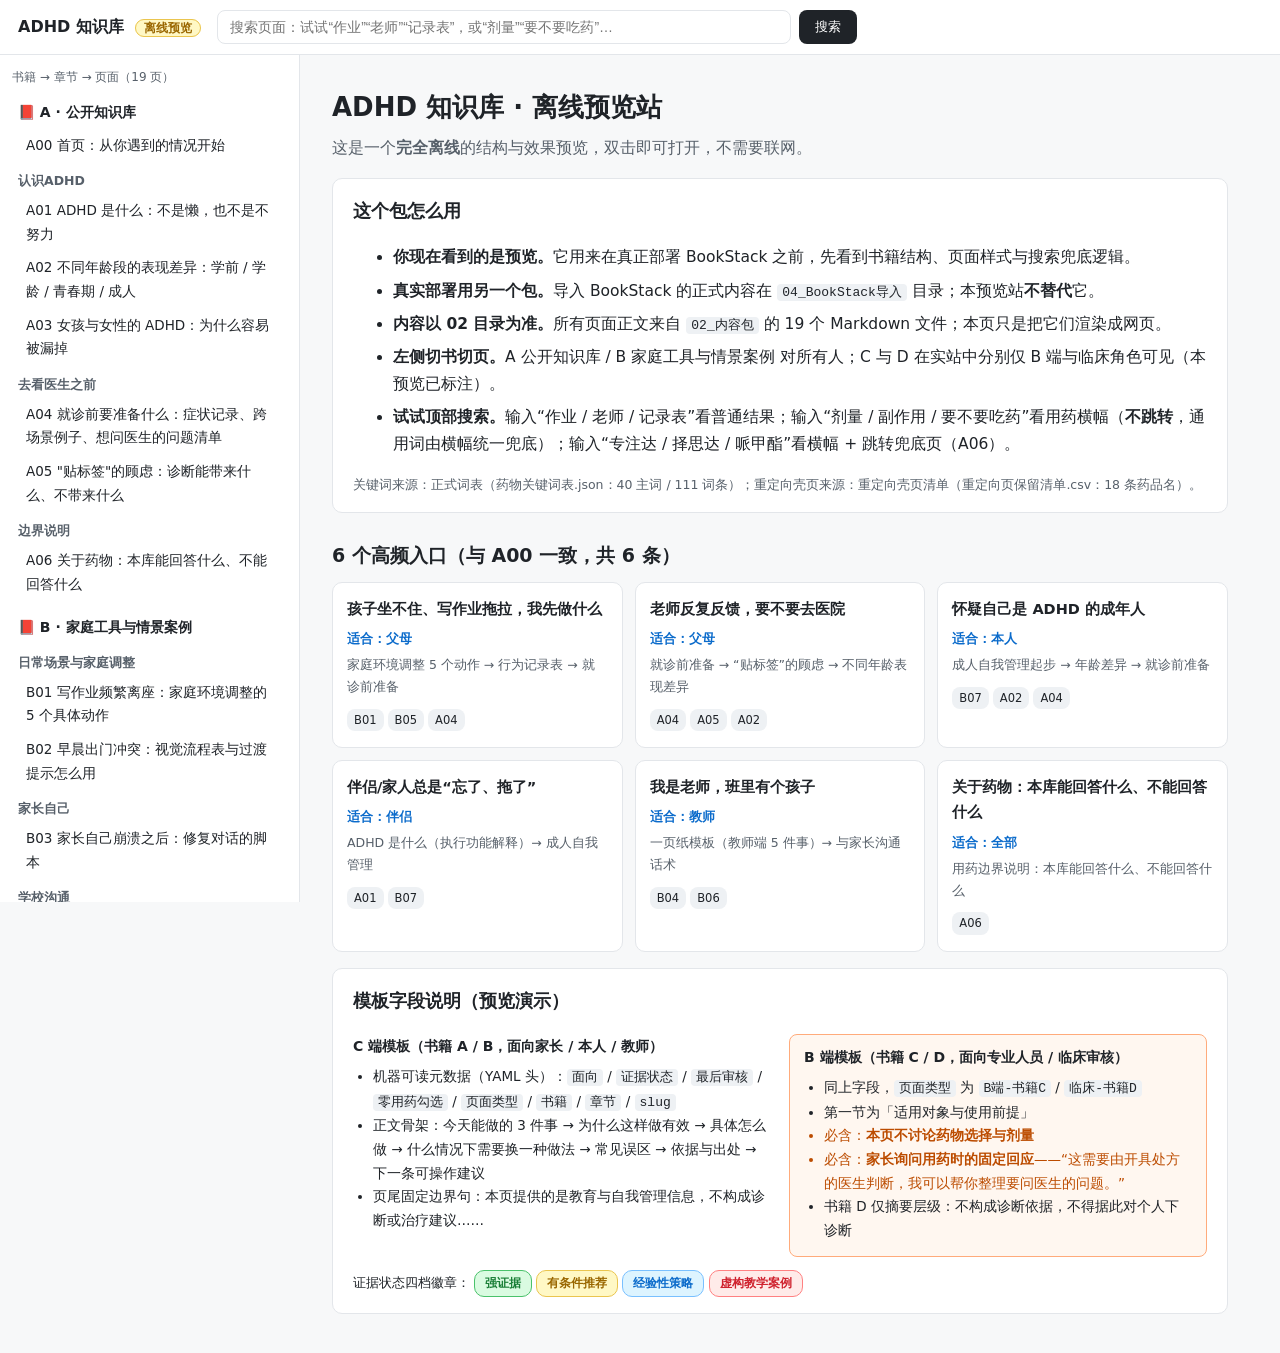
<file: 06_离线预览站/index.html>
<!DOCTYPE html>
<html lang="zh-CN"><head>
<meta charset="utf-8">
<meta name="viewport" content="width=device-width, initial-scale=1">
<title>ADHD 知识库 · 离线预览</title>
<style>
:root{--ink:#1f2328;--sub:#57606a;--line:#e3e6ea;--bg:#f7f8f9;--card:#fff;
--green:#1a7f37;--greenbg:#dafbe1;--amber:#9a6700;--amberbg:#fff8c5;
--steel:#0b6bcb;--steelbg:#ddf4ff;--red:#cf222e;--redbg:#ffebe9;--gray:#57606a;--graybg:#eef1f4;}
*{box-sizing:border-box}
body{margin:0;font-family:"Microsoft YaHei","PingFang SC","Source Han Sans SC","Noto Sans CJK SC",system-ui,-apple-system,"Segoe UI",sans-serif;
color:var(--ink);background:var(--bg);line-height:1.75;font-size:15.5px}
a{color:var(--steel)}
.topbar{position:sticky;top:0;z-index:20;display:flex;gap:16px;align-items:center;
padding:10px 18px;background:#fff;border-bottom:1px solid var(--line);flex-wrap:wrap}
.brand{font-weight:700;font-size:16px;white-space:nowrap}
.offline-tag{font-size:12px;background:var(--amberbg);color:var(--amber);
border:1px solid #eac54f;border-radius:10px;padding:1px 8px;margin-left:6px;font-weight:600}
.searchbox{flex:1;display:flex;gap:8px;min-width:240px;max-width:640px}
.searchbox input{flex:1;padding:8px 12px;border:1px solid var(--line);border-radius:8px;font-size:14px}
.searchbox button{padding:8px 16px;border:0;border-radius:8px;background:var(--ink);color:#fff;cursor:pointer}
.layout{display:flex;gap:0;align-items:flex-start}
.sidebar{width:300px;min-width:260px;max-width:46vw;height:calc(100vh - 53px);overflow:auto;
position:sticky;top:53px;background:#fff;border-right:1px solid var(--line);padding:12px}
.side-note{font-size:12px;color:var(--sub);margin-bottom:8px}
.tree-book{margin-bottom:10px}
.tree-book-title{font-weight:700;font-size:14px;padding:4px 6px}
.tree-chapter{font-size:12.5px;color:var(--sub);margin:8px 0 2px 6px;font-weight:600}
.tree-page{padding:5px 8px 5px 14px;font-size:13.5px;border-radius:6px;cursor:pointer;color:var(--ink)}
.tree-page:hover{background:var(--bg)}
.tree-page.active{background:var(--steelbg);color:var(--steel);font-weight:600}
.vis-chip{font-size:10.5px;border-radius:8px;padding:1px 6px;margin-left:6px;font-weight:600;vertical-align:middle}
.vis-b2b{background:#fff1e5;color:#bc4c00;border:1px solid #ffab7b}
.vis-clinical{background:var(--redbg);color:var(--red);border:1px solid #ff8182}
.main{flex:1;padding:24px 32px;max-width:960px;min-width:0}
.page{max-width:900px}
.hero h1{font-size:26px;margin:6px 0 4px}
.hero-sub{color:var(--sub);margin-top:0}
.panel{background:var(--card);border:1px solid var(--line);border-radius:10px;padding:16px 20px;margin:16px 0}
.panel h3{margin-top:0}
.howto li{margin:6px 0}
.kwtag{font-size:12.5px;color:var(--sub);margin-bottom:0}
.sec-title{margin:26px 0 10px;font-size:19px}
.card-grid{display:grid;grid-template-columns:repeat(auto-fill,minmax(260px,1fr));gap:12px}
.home-card{background:var(--card);border:1px solid var(--line);border-radius:10px;padding:14px;cursor:pointer;transition:box-shadow .15s,transform .15s}
.home-card:hover{box-shadow:0 3px 12px rgba(0,0,0,.08);transform:translateY(-1px)}
.hc-q{font-weight:700;font-size:14.5px}
.hc-who{font-size:12.5px;color:var(--steel);font-weight:600;margin-top:6px}
.hc-hint{font-size:12.5px;color:var(--sub);margin-top:4px}
.hc-path{margin-top:8px}
.crumb{display:inline-block;font-size:11.5px;background:var(--graybg);border-radius:8px;padding:1px 7px;margin-right:4px;color:var(--ink)}
.tpl-cols{display:grid;grid-template-columns:1fr 1fr;gap:18px}
.tpl-col h4{margin:0 0 6px;font-size:14px}
.tpl-col ul{margin:4px 0;padding-left:20px;font-size:13.5px}
.tpl-b{background:#fff7f0;border:1px solid #ffab7b;border-radius:8px;padding:10px 14px}
.tpl-b .must{color:#bc4c00}
.evlegend{font-size:13px;margin-bottom:0}
.page-head .pid{font-size:12.5px;color:var(--sub)}
.page-head h1{font-size:23px;margin:4px 0 12px}
.vis-notice{background:#fff1e5;border:1px solid #ffab7b;color:#bc4c00;
border-radius:8px;padding:8px 12px;font-size:13px;margin-bottom:12px}
.metabar{display:flex;flex-wrap:wrap;gap:14px;align-items:center;
background:#fff;border:1px solid var(--line);border-left:4px solid var(--steel);
border-radius:8px;padding:8px 14px;margin-bottom:6px;font-size:13.5px}
.meta-item b{color:var(--sub);font-weight:600;margin-right:4px}
.metabar2{margin-bottom:18px}
.badge{display:inline-block;font-size:12px;font-weight:700;border-radius:10px;padding:2px 10px}
.b-strong{background:var(--greenbg);color:var(--green);border:1px solid #4ac26b}
.b-conditional{background:var(--amberbg);color:var(--amber);border:1px solid #eac54f}
.b-experience{background:var(--steelbg);color:var(--steel);border:1px solid #79c0ff}
.b-fiction{background:var(--redbg);color:var(--red);border:1px solid #ff8182}
.b-none{background:var(--graybg);color:var(--gray);border:1px solid var(--line)}
.checkbar{display:inline-flex;align-items:center;gap:6px;font-size:13px;
background:var(--greenbg);border:1px solid #4ac26b;color:#116329;border-radius:8px;padding:5px 12px}
.checkbar input{accent-color:var(--green)}
.page-body h2{font-size:18px;border-bottom:1px solid var(--line);padding-bottom:4px;margin-top:26px}
.page-body h3{font-size:15.5px;margin-top:20px}
.page-body p{margin:10px 0}
.page-body ul,.page-body ol{padding-left:24px}
.page-body blockquote{margin:12px 0;padding:8px 14px;background:var(--graybg);
border-left:4px solid var(--gray);border-radius:0 8px 8px 0;color:#3b4148}
.md-table{border-collapse:collapse;width:100%;margin:12px 0;font-size:13.5px}
.md-table th,.md-table td{border:1px solid var(--line);padding:6px 10px;text-align:left;vertical-align:top}
.md-table th{background:var(--graybg)}
code{background:var(--graybg);padding:1px 5px;border-radius:4px;font-size:13px}
hr{border:0;border-top:1px solid var(--line);margin:20px 0}
.result-panel{background:var(--card);border:1px solid var(--line);border-radius:10px;padding:16px 20px;margin-bottom:20px}
.med-banner{display:flex;justify-content:space-between;align-items:flex-start;gap:10px;
background:#fff3cd;border:1.5px solid #d4a72c;color:#7a5c00;border-radius:10px;padding:12px 14px;margin-bottom:10px}
.banner-close{background:none;border:0;font-size:20px;cursor:pointer;color:#7a5c00;line-height:1}
.med-redirect{background:var(--redbg);border:1px solid #ff8182;color:var(--red);
border-radius:8px;padding:8px 12px;margin-bottom:10px;font-size:14px;font-weight:600;cursor:pointer;display:inline-block}
.med-fallback-note{background:var(--steelbg);border:1px solid #79c0ff;color:var(--steel);
border-radius:8px;padding:8px 12px;margin-bottom:10px;font-size:14px;display:inline-block}
.res-title{margin:6px 0 10px;font-size:15px}
.res-item{padding:10px 12px;border:1px solid var(--line);border-radius:8px;margin-bottom:8px;cursor:pointer}
.res-item:hover{border-color:var(--steel)}
.res-item .ri-t{font-weight:700;font-size:14.5px}
.res-item .ri-meta{font-size:12px;color:var(--sub)}
.res-item .ri-snip{font-size:13px;color:#3b4148;margin-top:3px}
.res-empty{color:var(--sub);font-size:14px}
@media(max-width:860px){
.layout{flex-direction:column}.sidebar{width:100%;max-width:none;height:auto;position:static;border-right:0;border-bottom:1px solid var(--line)}
.main{padding:16px}.tpl-cols{grid-template-columns:1fr}
}
</style>
</head>
<body>
<header class="topbar">
  <div class="brand">ADHD 知识库 <span class="offline-tag">离线预览</span></div>
  <div class="searchbox">
    <input id="searchInput" type="search" placeholder="搜索页面：试试“作业”“老师”“记录表”，或“剂量”“要不要吃药”…">
    <button id="searchBtn">搜索</button>
  </div>
</header>
<div class="layout">
  <aside class="sidebar" id="sidebar">
    <div class="side-note">书籍 → 章节 → 页面（19 页）</div>
    <div class="tree-book"><div class="tree-book-title">📕 A · 公开知识库 </div>
<div class="tree-page" data-page="A00">A00 首页：从你遇到的情况开始</div>
<div class="tree-chapter">认识ADHD</div>
<div class="tree-page" data-page="A01">A01 ADHD 是什么：不是懒，也不是不努力</div>
<div class="tree-page" data-page="A02">A02 不同年龄段的表现差异：学前 / 学龄 / 青春期 / 成人</div>
<div class="tree-page" data-page="A03">A03 女孩与女性的 ADHD：为什么容易被漏掉</div>
<div class="tree-chapter">去看医生之前</div>
<div class="tree-page" data-page="A04">A04 就诊前要准备什么：症状记录、跨场景例子、想问医生的问题清单</div>
<div class="tree-page" data-page="A05">A05 &quot;贴标签&quot;的顾虑：诊断能带来什么、不带来什么</div>
<div class="tree-chapter">边界说明</div>
<div class="tree-page" data-page="A06">A06 关于药物：本库能回答什么、不能回答什么</div>
</div>
<div class="tree-book"><div class="tree-book-title">📕 B · 家庭工具与情景案例 </div>
<div class="tree-chapter">日常场景与家庭调整</div>
<div class="tree-page" data-page="B01">B01 写作业频繁离座：家庭环境调整的 5 个具体动作</div>
<div class="tree-page" data-page="B02">B02 早晨出门冲突：视觉流程表与过渡提示怎么用</div>
<div class="tree-chapter">家长自己</div>
<div class="tree-page" data-page="B03">B03 家长自己崩溃之后：修复对话的脚本</div>
<div class="tree-chapter">学校沟通</div>
<div class="tree-page" data-page="B04">B04 如何向学校描述孩子的情况：一页纸模板（家长端 + 教师端）</div>
<div class="tree-page" data-page="B06">B06 与老师沟通的 3 个话术：从&quot;告状&quot;到&quot;合作&quot;</div>
<div class="tree-chapter">记录与工具</div>
<div class="tree-page" data-page="B05">B05 行为记录表（可打印）：记录什么、不记录什么、带去给谁看</div>
<div class="tree-chapter">成人自己</div>
<div class="tree-page" data-page="B07">B07 成人 ADHD 自我管理起步：外部化记忆与任务拆分的 3 个工具</div>
</div>
<div class="tree-book"><div class="tree-book-title">📕 C · B 端工作手册 <span class="vis-chip vis-b2b" title="离线预览：实站按角色登录后可见">仅 B 端角色可见</span></div>
<div class="tree-chapter">行为目标与数据</div>
<div class="tree-page" data-page="C01">C01 目标行为的定义与数据追踪表模板</div>
<div class="tree-chapter">家长培训</div>
<div class="tree-page" data-page="C02">C02 家长行为管理培训的课程结构模板（不含药物话题模块）</div>
<div class="tree-chapter">转介与边界</div>
<div class="tree-page" data-page="C03">C03 转介清单与标准回应：建议就诊路径 + &quot;不讨论药物选择&quot;固定话术</div>
</div>
<div class="tree-book"><div class="tree-book-title">📕 D · 临床边界参考 <span class="vis-chip vis-clinical" title="离线预览：实站按角色登录后可见">仅临床角色可见</span></div>
<div class="tree-chapter">诊断与评估边界</div>
<div class="tree-page" data-page="D01">D01 DSM-5-TR / ICD-11 诊断标准摘要（仅摘要层级）</div>
<div class="tree-page" data-page="D02">D02 评估工具的功能定位对照：筛查 / 诊断辅助 / 监测</div>
</div>
  </aside>
  <main class="main" id="main">
    <div id="resultPanel" class="result-panel" hidden>
      <div id="medBanner" class="med-banner" hidden>
        <b id="medBannerText"></b>
        <button class="banner-close" id="bannerClose" title="关闭横幅">×</button>
      </div>
      <div id="medRedirect" class="med-redirect" hidden></div>
      <div id="medFallbackNote" class="med-fallback-note" hidden></div>
      <h3 class="res-title">搜索结果</h3>
      <div id="resultList"></div>
    </div>
    
<section id="page-landing" class="page">
  <div class="hero">
    <h1>ADHD 知识库 · 离线预览站</h1>
    <p class="hero-sub">这是一个<b>完全离线</b>的结构与效果预览，双击即可打开，不需要联网。</p>
  </div>
  <div class="panel">
    <h3>这个包怎么用</h3>
    <ul class="howto">
      <li><b>你现在看到的是预览。</b>它用来在真正部署 BookStack 之前，先看到书籍结构、页面样式与搜索兜底逻辑。</li>
      <li><b>真实部署用另一个包。</b>导入 BookStack 的正式内容在 <code>04_BookStack导入</code> 目录；本预览站<b>不替代</b>它。</li>
      <li><b>内容以 02 目录为准。</b>所有页面正文来自 <code>02_内容包</code> 的 19 个 Markdown 文件；本页只是把它们渲染成网页。</li>
      <li><b>左侧切书切页。</b>A 公开知识库 / B 家庭工具与情景案例 对所有人；C 与 D 在实站中分别仅 B 端与临床角色可见（本预览已标注）。</li>
      <li><b>试试顶部搜索。</b>输入“作业 / 老师 / 记录表”看普通结果；输入“剂量 / 副作用 / 要不要吃药”看用药横幅（<b>不跳转</b>，通用词由横幅统一兜底）；输入“专注达 / 择思达 / 哌甲酯”看横幅 + 跳转兜底页（A06）。</li>
    </ul>
    <p class="kwtag">关键词来源：正式词表（药物关键词表.json：40 主词 / 111 词条）；重定向壳页来源：重定向壳页清单（重定向页保留清单.csv：18 条药品名）。</p>
  </div>
  <h2 class="sec-title">6 个高频入口（与 A00 一致，共 6 条）</h2>
  <div class="card-grid"><div class="home-card" data-go="B01"><div class="hc-q">孩子坐不住、写作业拖拉，我先做什么</div><div class="hc-who">适合：父母</div><div class="hc-hint">家庭环境调整 5 个动作 → 行为记录表 → 就诊前准备</div><div class="hc-path"><span class="crumb">B01</span><span class="crumb">B05</span><span class="crumb">A04</span></div></div>
<div class="home-card" data-go="A04"><div class="hc-q">老师反复反馈，要不要去医院</div><div class="hc-who">适合：父母</div><div class="hc-hint">就诊前准备 → “贴标签”的顾虑 → 不同年龄表现差异</div><div class="hc-path"><span class="crumb">A04</span><span class="crumb">A05</span><span class="crumb">A02</span></div></div>
<div class="home-card" data-go="B07"><div class="hc-q">怀疑自己是 ADHD 的成年人</div><div class="hc-who">适合：本人</div><div class="hc-hint">成人自我管理起步 → 年龄差异 → 就诊前准备</div><div class="hc-path"><span class="crumb">B07</span><span class="crumb">A02</span><span class="crumb">A04</span></div></div>
<div class="home-card" data-go="A01"><div class="hc-q">伴侣/家人总是“忘了、拖了”</div><div class="hc-who">适合：伴侣</div><div class="hc-hint">ADHD 是什么（执行功能解释）→ 成人自我管理</div><div class="hc-path"><span class="crumb">A01</span><span class="crumb">B07</span></div></div>
<div class="home-card" data-go="B04"><div class="hc-q">我是老师，班里有个孩子</div><div class="hc-who">适合：教师</div><div class="hc-hint">一页纸模板（教师端 5 件事）→ 与家长沟通话术</div><div class="hc-path"><span class="crumb">B04</span><span class="crumb">B06</span></div></div>
<div class="home-card" data-go="A06"><div class="hc-q">关于药物：本库能回答什么、不能回答什么</div><div class="hc-who">适合：全部</div><div class="hc-hint">用药边界说明：本库能回答什么、不能回答什么</div><div class="hc-path"><span class="crumb">A06</span></div></div></div>
  
<div class="panel">
  <h3>模板字段说明（预览演示）</h3>
  <div class="tpl-cols">
    <div class="tpl-col">
      <h4>C 端模板（书籍 A / B，面向家长 / 本人 / 教师）</h4>
      <ul>
        <li>机器可读元数据（YAML 头）：<code>面向</code> / <code>证据状态</code> / <code>最后审核</code> / <code>零用药勾选</code> / <code>页面类型</code> / <code>书籍</code> / <code>章节</code> / <code>slug</code></li>
        <li>正文骨架：今天能做的 3 件事 → 为什么这样做有效 → 具体怎么做 → 什么情况下需要换一种做法 → 常见误区 → 依据与出处 → 下一条可操作建议</li>
        <li>页尾固定边界句：本页提供的是教育与自我管理信息，不构成诊断或治疗建议……</li>
      </ul>
    </div>
    <div class="tpl-col tpl-b">
      <h4>B 端模板（书籍 C / D，面向专业人员 / 临床审核）</h4>
      <ul>
        <li>同上字段，<code>页面类型</code> 为 <code>B端-书籍C</code> / <code>临床-书籍D</code></li>
        <li>第一节为「适用对象与使用前提」</li>
        <li class="must">必含：<b>本页不讨论药物选择与剂量</b></li>
        <li class="must">必含：<b>家长询问用药时的固定回应</b>——“这需要由开具处方的医生判断，我可以帮你整理要问医生的问题。”</li>
        <li>书籍 D 仅摘要层级：不构成诊断依据，不得据此对个人下诊断</li>
      </ul>
    </div>
  </div>
  <p class="evlegend">证据状态四档徽章：
    <span class="badge b-strong">强证据</span>
    <span class="badge b-conditional">有条件推荐</span>
    <span class="badge b-experience">经验性策略</span>
    <span class="badge b-fiction">虚构教学案例</span>
  </p>
</div>

</section>

    <article class="page" id="page-A00" hidden><div class="page-head"><span class="pid">A00 · 公开知识库</span><h1>首页：从你遇到的情况开始</h1></div><div class="metabar"><span class="meta-item"><b>面向</b> 全部</span><span class="badge b-none">证据状态 · 导航页（首页不设）</span><span class="meta-item"><b>最后审核</b> 2026-11-05</span></div><div class="metabar2"><label class="checkbar"><input type="checkbox" checked disabled> 本页不含药名、剂量、用药选择、副作用处理、停药减量建议 —— ☑ 已勾选</label></div><div class="page-body"><p>这个库不按"ADHD 全面介绍"来组织。你不需要先读完一章理论，才能找到能用的东西。</p>
<p><strong>下面 6 句话，哪一句最像你现在的情况，就从那一条进去。</strong></p>
<table class="md-table"><thead><tr><th>我遇到的情况</th><th>适合谁</th><th>进去以后先看什么</th></tr></thead><tbody><tr><td><strong>孩子坐不住、写作业拖拉，我先做什么</strong></td><td>父母</td><td><a href="javascript:void(0)" class="internal-link" data-page="B01">家庭环境调整的 5 个动作</a> → <a href="javascript:void(0)" class="internal-link" data-page="B05">行为记录表</a> → <a href="javascript:void(0)" class="internal-link" data-page="A04">就诊前准备</a></td></tr><tr><td><strong>老师反复反馈，要不要去医院</strong></td><td>父母</td><td><a href="javascript:void(0)" class="internal-link" data-page="A04">就诊前准备</a> → <a href="javascript:void(0)" class="internal-link" data-page="A05">“贴标签”的顾虑</a> → <a href="javascript:void(0)" class="internal-link" data-page="A02">年龄差异</a></td></tr><tr><td><strong>怀疑自己是 ADHD 的成年人</strong></td><td>本人</td><td><a href="javascript:void(0)" class="internal-link" data-page="B07">成人自我管理起步</a> → <a href="javascript:void(0)" class="internal-link" data-page="A02">年龄差异</a> → <a href="javascript:void(0)" class="internal-link" data-page="A04">就诊前准备</a></td></tr><tr><td><strong>伴侣/家人总是“忘了、拖了”</strong></td><td>伴侣</td><td><a href="javascript:void(0)" class="internal-link" data-page="A01">ADHD 是什么：不是懒</a> → <a href="javascript:void(0)" class="internal-link" data-page="B07">成人自我管理起步</a></td></tr><tr><td><strong>我是老师，班里有个孩子</strong></td><td>教师</td><td><a href="javascript:void(0)" class="internal-link" data-page="B04">一页纸模板：教师端 5 件事</a> → <a href="javascript:void(0)" class="internal-link" data-page="B06">与家长沟通的话术</a></td></tr><tr><td><strong>关于药物：本库能回答什么、不能回答什么</strong></td><td>全部</td><td><a href="javascript:void(0)" class="internal-link" data-page="A06">用药边界说明</a></td></tr></tbody></table>
<hr>
<h2>这个库怎么用</h2>
<ol><li><strong>先看“今天能做的 3 件事”。</strong> 每一页的第一节都是这个，不用往下读也能开始做。</li><li><strong>需要解释时再看“为什么这样做有效”。</strong> 那一节是把研究结论翻成人话，不是教科书。</li><li><strong>每页底部有一个“下一条可操作建议”。</strong> 顺着点，正好是你下一步该看的那一页。</li></ol>
<h2>这个库不做什么</h2>
<ul><li><strong>不做诊断。</strong> 这里没有“符合几条就是 ADHD”的自测。是不是 ADHD，要由专业人员结合多个场景的信息判断。</li><li><strong>不给用药建议。</strong> 全库不涉及具体用哪一种、用多少、出现不适怎么办、什么时候该停或该减；这类决定由具备处方权的医生在评估后做出。为什么这样划界，见<a href="javascript:void(0)" class="internal-link" data-page="A06">用药边界说明</a>。</li><li><strong>不承诺效果。</strong> 每一页都标了“证据状态”，你能看到这条是研究支持的一线推荐，还是实践中常用但直接研究证据有限的做法。</li></ul>
<blockquote><p>本页提供的是教育与自我管理信息，不构成诊断或治疗建议。是否需要进一步评估，请与有处方权的医生或儿童精神科/心理科专业人员讨论。</p></blockquote>
<h2>依据与出处</h2>
<p>[1] Wolraich ML, Hagan JF, Allan C, et al. Clinical Practice Guideline for the Diagnosis, Evaluation, and Treatment of Attention-Deficit/Hyperactivity Disorder in Children and Adolescents. Pediatrics. 2019;144(4):e20192528. <a href="https://pmc.ncbi.nlm.nih.gov/articles/PMC7067282/" target="_blank" rel="noopener noreferrer">https://pmc.ncbi.nlm.nih.gov/articles/PMC7067282/</a>（访问日期 2026-11-05）</p>
<p>[2] National Institute for Health and Care Excellence (NICE). Attention deficit hyperactivity disorder: diagnosis and management (NG87). 2018. <a href="https://www.nice.org.uk/guidance/ng87" target="_blank" rel="noopener noreferrer">https://www.nice.org.uk/guidance/ng87</a>（访问日期 2026-11-05）</p></div></article>
<article class="page" id="page-A01" hidden><div class="page-head"><span class="pid">A01 · 公开知识库</span><h1>ADHD 是什么：不是懒，也不是不努力</h1></div><div class="metabar"><span class="meta-item"><b>面向</b> 父母</span><span class="badge b-strong">证据状态 · 强证据</span><span class="meta-item"><b>最后审核</b> 2026-11-05</span></div><div class="metabar2"><label class="checkbar"><input type="checkbox" checked disabled> 本页不含药名、剂量、用药选择、副作用处理、停药减量建议 —— ☑ 已勾选</label></div><div class="page-body"><h2>今天能做的 3 件事</h2>
<ol><li><strong>把一句评价换成一句描述。</strong> 今天只说"你坐下 3 分钟就站起来了"，不说"你怎么这么懒"。约 1 分钟。</li><li><strong>记一次卡点。</strong> 拿一张纸写下：几点、在做什么、之前发生了什么、你当时怎么回应。约 3 分钟。</li><li><strong>把"快一点"换成一个动作。</strong> 不说"专心写"，说"现在只做第一题"。一次只给一个指令。</li></ol>
<h2>为什么这样做有效</h2>
<p>ADHD 是一种神经发育相关的问题，核心不在"愿不愿意"，而在<strong>能不能稳定地把注意力、动作和冲动管住</strong>。这两件事在生活里的差别很大：</p>
<ul><li><strong>不愿意</strong>的孩子，你给出更明确的指令、更短的任务，他会做。</li><li><strong>管不住</strong>的孩子，他知道该做、也说自己想做，但身体先动了——坐到一半站起来、话没听完就插嘴、笔还没拿起来先找橡皮。</li></ul>
<p>所以"懒"和"不努力"这类判断，既不准确，也没有用：它把问题的位置搞错了。问题不在孩子的意愿，而在<strong>任务和环境之间的匹配</strong>。你把任务切小、把环境改简单，表现通常会立刻变化——这也是为什么下面这些调整值得先试。</p>
<p>另一个要点是<strong>跨场景</strong>。同一个孩子，在家写作业拖、在学校也坐不住，才算同一个问题；只在家里闹、在学校很好，就要先看看家里的要求和节奏是不是不一样。专业人员判断时，正是要拿到家里和学校两边的信息，而不是只听一个人说（见 [1]）。</p>
<p><strong>一句关于"执行功能"的解释框架</strong>（这是目前常用的理解方式，不是诊断依据）：可以把大脑里负责"启动任务、记住步骤、忍住冲动、估计时间"的那套能力想象成一个调度员。ADHD 孩子的调度员不是不在岗，而是<strong>同时接太多单、还容易被旁边的声音叫走</strong>。你能做的，是减少同时派给他的单子。</p>
<h2>具体怎么做</h2>
<table class="md-table"><thead><tr><th>卡住的样子</th><th>更可能是哪一环</th><th>你可以换成这个动作</th></tr></thead><tbody><tr><td>作业摊开半小时，一个字没写</td><td>任务启动</td><td>只说"现在写第一题的第一行"，写完再给下一句</td></tr><tr><td>写到一半站起来、去喝水、找东西</td><td>注意维持</td><td>把桌面只留当前这一科的用品，其余收进抽屉</td></tr><tr><td>说了三遍还在原地</td><td>工作记忆</td><td>一次只留一个指令，说完让他复述一遍</td></tr><tr><td>一被批评就崩、摔笔</td><td>情绪调节</td><td>先降要求（"先停 5 分钟"），等平静后再谈规则</td></tr><tr><td>时间总是不够</td><td>时间估计</td><td>用可视计时器，让"还剩多久"看得见</td></tr></tbody></table>
<p><strong>做的顺序</strong>：先改环境（减少干扰），再切任务（一次一件），最后才谈规则和后果。顺序反了，孩子会觉得"我怎么做都不对"。</p>
<h2>什么情况下需要换一种做法</h2>
<ul><li><strong>记录两周后，卡点集中在读写或数学这一类学习任务上</strong>：可能不全是注意的问题，需要一并评估学习困难。下一步：<a href="javascript:void(0)" class="internal-link" data-page="A04">就诊前要准备什么</a>。</li><li><strong>同时出现持续的情绪低落、睡眠明显紊乱、或在学校被排斥</strong>：这些情况需要专业评估，不要只靠家庭调整硬扛。下一步：<a href="javascript:void(0)" class="internal-link" data-page="A04">就诊前要准备什么</a>。</li><li><strong>只在某一个场景出现，其他场景完全正常</strong>：先别急着贴 ADHD 的标签，先比较两个场景的要求差别。下一步：<a href="javascript:void(0)" class="internal-link" data-page="A05">“贴标签”的顾虑</a>。</li></ul>
<h2>常见误区</h2>
<table class="md-table"><thead><tr><th>误区</th><th>实际</th></tr></thead><tbody><tr><td>"他就是懒，不想学"</td><td>意愿问题会随指令明确而改善；注意力调节问题不会，需要改环境和任务结构</td></tr><tr><td>"长大就好了"</td><td>部分人青春期后活动水平下降，但注意力与组织困难常延续到成年，等它自己好通常会错过可干预的窗口</td></tr><tr><td>"在家这样、在学校挺好，所以是装的"</td><td>场景要求不同，表现就会不同；判断要看多个场景的信息，不能只看一处</td></tr><tr><td>"给个奖励表就解决了"</td><td>奖励能改变动机，改不了"一次记不住三个步骤"；结构支持要和奖励一起用</td></tr></tbody></table>
<p>如果对方是成年人，"忘了、拖了"同样更接近执行功能的问题，而不是不在乎。可以从<a href="javascript:void(0)" class="internal-link" data-page="B07">成人自我管理起步</a>开始，把记忆外部化，比反复提醒有效。</p>
<blockquote><p>本页提供的是教育与自我管理信息，不构成诊断或治疗建议。是否需要进一步评估，请与有处方权的医生或儿童精神科/心理科专业人员讨论。</p></blockquote>
<h2>依据与出处</h2>
<p>[1] Wolraich ML, Hagan JF, Allan C, et al. Clinical Practice Guideline for the Diagnosis, Evaluation, and Treatment of Attention-Deficit/Hyperactivity Disorder in Children and Adolescents. Pediatrics. 2019;144(4):e20192528.（KAS 2：诊断须满足 DSM-5 标准，且要有多个主要场景的症状与功能受损证据）<a href="https://pmc.ncbi.nlm.nih.gov/articles/PMC7067282/" target="_blank" rel="noopener noreferrer">https://pmc.ncbi.nlm.nih.gov/articles/PMC7067282/</a>（访问日期 2026-11-05）</p>
<p>[2] National Institute for Health and Care Excellence (NICE). Attention deficit hyperactivity disorder: diagnosis and management (NG87). 2018. <a href="https://www.nice.org.uk/guidance/ng87" target="_blank" rel="noopener noreferrer">https://www.nice.org.uk/guidance/ng87</a>（访问日期 2026-11-05）</p>
<h2>下一条可操作建议</h2>
<ul><li><a href="javascript:void(0)" class="internal-link" data-page="B01">写作业频繁离座：家庭环境调整的 5 个具体动作</a></li><li><a href="javascript:void(0)" class="internal-link" data-page="B05">行为记录表：记录什么、不记录什么</a></li><li><a href="javascript:void(0)" class="internal-link" data-page="A04">就诊前要准备什么</a></li></ul></div></article>
<article class="page" id="page-A02" hidden><div class="page-head"><span class="pid">A02 · 公开知识库</span><h1>不同年龄段的表现差异：学前 / 学龄 / 青春期 / 成人</h1></div><div class="metabar"><span class="meta-item"><b>面向</b> 父母</span><span class="badge b-strong">证据状态 · 强证据</span><span class="meta-item"><b>最后审核</b> 2026-11-05</span></div><div class="metabar2"><label class="checkbar"><input type="checkbox" checked disabled> 本页不含药名、剂量、用药选择、副作用处理、停药减量建议 —— ☑ 已勾选</label></div><div class="page-body"><h2>今天能做的 3 件事</h2>
<ol><li>对照孩子现在的年龄，写下最困扰你的 2 个具体场景（几点、在哪、在做什么），约 5 分钟。</li><li>本周内找老师或保育员要两三句书面描述：孩子在那边通常是什么状态。</li><li>翻到下面的分段表，找到孩子的年龄段，先做"起点动作"里的第一条，约 10 分钟。</li></ol>
<h2>为什么这样做有效</h2>
<p>ADHD 的核心困难是注意力、多动和冲动的调节。但它在不同年龄的"长相"完全不同。幼儿主要是坐不住、停不下来。小学生变成写作业拖拉、丢三落四。青少年更多是迟到、拖延、情绪起伏。到了成年，则表现为日程混乱、计划了做不到。</p>
<p>美国儿科学会指南建议：孩子在 4 到 18 岁之间，如果出现学业或行为问题，并且有注意、多动或冲动的表现，就值得启动评估。不用等到"更严重"再说 [1][3]。</p>
<p>还有一点很关键：判断要看多个场景。指南要求同时收集家长和学校等不同来源的信息 [1][3]。同一个孩子在家里和学校的表现拼在一起，才能看出是不是同一个问题。NICE 指南也把儿童、青少年和成年人放在同一个框架里讨论。这说明它不是"小孩的病"。表现会随年龄换样子，但困难本身可能延续 [2]。</p>
<h2>具体怎么做</h2>
<table class="md-table"><thead><tr><th>年龄段</th><th>常见表现</th><th>这个年龄段的起点动作</th></tr></thead><tbody><tr><td>学前（4–5 岁）</td><td>到处跑、坐不住、排队困难、话多</td><td>先做家长行为管理培训；幼儿园有条件的，加上课堂行为干预。这是指南在这个年龄段的一线做法 [1][3]</td></tr><tr><td>学龄（6–12 岁）</td><td>写作业拖、丢东西、课堂走神、和同学冲突</td><td>行为支持和学校支持是方案的必需组成：在家做环境与任务调整，在校请老师配合座位和任务拆分 [1][3]。是否需要药物治疗，由具备处方权的医生在评估后决定</td></tr><tr><td>青春期（13–17 岁）</td><td>迟到、忘事、拖延、情绪起伏、自我评价低</td><td>行为支持和学校支持仍是必需组成；把他当有发言权的人，让他参与记录和沟通。是否需要药物治疗，由具备处方权的医生在评估后决定</td></tr><tr><td>成人（18 岁以上）</td><td>日程混乱、反复迟到、丢钥匙手机、计划了做不到</td><td>先从"把记忆外部化"开始：日历、清单、固定收纳位置。如果这些困难明显影响工作和生活，同样可以找专科评估 [2]</td></tr></tbody></table>
<h2>什么情况下需要换一种做法</h2>
<ul><li><strong>困难只在一个场景出现</strong>：先别急着定性，先比较两个场景的要求差别。下一步：<a href="javascript:void(0)" class="internal-link" data-page="A05">"贴标签"的顾虑</a>。</li><li><strong>伴随持续情绪低落、睡眠明显紊乱、或在学校被孤立</strong>：这些需要专业评估，不要只靠家庭调整硬扛。下一步：<a href="javascript:void(0)" class="internal-link" data-page="A04">就诊前要准备什么</a>。</li></ul>
<h2>常见误区</h2>
<table class="md-table"><thead><tr><th>误区</th><th>实际</th></tr></thead><tbody><tr><td>"男孩才会得"</td><td>女孩表现更偏安静型，更容易被漏掉，见 <a href="javascript:void(0)" class="internal-link" data-page="A03">女孩与女性的 ADHD</a></td></tr><tr><td>"长大自然就好了"</td><td>活动量可能下降，但组织和注意力困难常延续到成年。等下去通常错过可支持的窗口</td></tr><tr><td>"孩子还小，上小学再说"</td><td>指南把 4 岁就纳入评估范围，而且学前有明确的一线做法可以先做</td></tr><tr><td>"成年人不会是这个问题"</td><td>NICE 指南明确覆盖成年人。成人的自我管理困难同样值得评估 [2]</td></tr></tbody></table>
<blockquote><p>本页提供的是教育与自我管理信息，不构成诊断或治疗建议。是否需要进一步评估，请与有处方权的医生或儿童精神科/心理科专业人员讨论。</p></blockquote>
<h2>依据与出处</h2>
<p>[1] Wolraich ML, Hagan JF, Allan C, et al. Clinical Practice Guideline for the Diagnosis, Evaluation, and Treatment of Attention-Deficit/Hyperactivity Disorder in Children and Adolescents. Pediatrics. 2019;144(4):e20192528.（KAS 1：4–18 岁出现学业/行为问题即启动评估；KAS 5a：学前一线为家长行为管理培训与课堂行为干预）<a href="https://pmc.ncbi.nlm.nih.gov/articles/PMC7067282/" target="_blank" rel="noopener noreferrer">https://pmc.ncbi.nlm.nih.gov/articles/PMC7067282/</a>（访问日期 2026-11-05）</p>
<p>[2] National Institute for Health and Care Excellence (NICE). Attention deficit hyperactivity disorder: diagnosis and management (NG87). 2018.（覆盖儿童、青少年与成年人的识别、诊断与管理）<a href="https://www.nice.org.uk/guidance/ng87" target="_blank" rel="noopener noreferrer">https://www.nice.org.uk/guidance/ng87</a>（访问日期 2026-11-05）</p>
<p>[3] CDC. Clinical Care of ADHD.（AAP 指南的公众版表述：4–6 岁一线为家长行为管理培训与课堂行为干预；6 岁以上学校是方案的必要组成部分；评估须收集多场景信息）<a href="https://www.restoredcdc.org/www.cdc.gov/adhd/hcp/treatment-recommendations/index.html" target="_blank" rel="noopener noreferrer">https://www.restoredcdc.org/www.cdc.gov/adhd/hcp/treatment-recommendations/index.html</a>（访问日期 2026-11-05）</p>
<h2>下一条可操作建议</h2>
<ul><li><a href="javascript:void(0)" class="internal-link" data-page="A03">女孩与女性的 ADHD：为什么容易被漏掉</a></li><li><a href="javascript:void(0)" class="internal-link" data-page="A01">ADHD 是什么：不是懒，也不是不努力</a></li><li><a href="javascript:void(0)" class="internal-link" data-page="A04">就诊前要准备什么</a></li></ul></div></article>
<article class="page" id="page-A03" hidden><div class="page-head"><span class="pid">A03 · 公开知识库</span><h1>女孩与女性的 ADHD：为什么容易被漏掉</h1></div><div class="metabar"><span class="meta-item"><b>面向</b> 父母</span><span class="badge b-conditional">证据状态 · 有条件推荐</span><span class="meta-item"><b>最后审核</b> 2026-11-05</span></div><div class="metabar2"><label class="checkbar"><input type="checkbox" checked disabled> 本页不含药名、剂量、用药选择、副作用处理、停药减量建议 —— ☑ 已勾选</label></div><div class="page-body"><h2>今天能做的 3 件事</h2>
<ol><li>把老师说的"她挺乖的、就是有点慢"这句话记下来——安静不等于没有困难，约 2 分钟。</li><li>本周观察一次她"维持表现"之后的状态：写完作业、聚会结束后是不是精疲力尽、情绪差，记 5 分钟。</li><li>列两个场景：她在家和在学校的表现分别是什么样，约 5 分钟。</li></ol>
<h2>为什么这样做有效</h2>
<p>美国儿科学会指南里有这样一段观察：女孩更多表现为内化症状，比如焦虑、情绪低落；男孩更多表现为外化行为，比如多动、顶撞、课堂秩序问题 [1]。</p>
<p>这带来一个现实问题。在教室里，安静、顺从、不出声的孩子不容易被老师点名。于是女孩的困难常常以另一种形式被看见。"她就是想太多""她有点内向""她成绩还行"。</p>
<p>要特别说清楚一点：女孩确诊率更低的原因，目前尚无定论 [1]。我们能比较有把握地说的，是"识别偏差"和"表现方式不同"在起作用。我们习惯把"吵、坐不住"当成这个问题的样子。而内化型的困难，看起来更像性格问题或情绪问题。</p>
<p>所以这一页不给你"判断方法"。它只给你一张留意清单。是不是需要评估，交给专业人员。</p>
<h2>具体怎么做</h2>
<table class="md-table"><thead><tr><th>我们常听到的说法</th><th>值得你多留意的信号</th></tr></thead><tbody><tr><td>"她只是文静"</td><td>内心很难安静，在朋友间插话、抢话、想停停不下来</td></tr><tr><td>"她成绩还行"</td><td>靠熬夜、反复检查、大人陪写才维持住，一撤支持就崩</td></tr><tr><td>"她就是爱哭、想太多"</td><td>长期自我评价低、怕出错、被批评之后很久缓不过来</td></tr><tr><td>"她在家挺皮的"</td><td>只在家敢释放，出门前紧张、回家后发脾气</td></tr></tbody></table>
<p>起点动作：把你观察到的具体场景写成 3–5 条例子，就诊时带给医生。怎么记录、记什么，见 <a href="javascript:void(0)" class="internal-link" data-page="A04">就诊前要准备什么</a>。</p>
<h2>什么情况下需要换一种做法</h2>
<ul><li><strong>情绪低落持续两周以上、睡眠和食欲明显变化</strong>：这可能不只是注意的问题。共病筛查很重要，尽快安排评估。下一步：<a href="javascript:void(0)" class="internal-link" data-page="A04">就诊前要准备什么</a>。</li><li><strong>老师说"她很好啊"，但家里冲突不断</strong>：这恰恰说明要收集多场景信息，别只凭一方印象下结论。下一步：<a href="javascript:void(0)" class="internal-link" data-page="B05">行为记录表</a>。</li></ul>
<h2>常见误区</h2>
<table class="md-table"><thead><tr><th>误区</th><th>实际</th></tr></thead><tbody><tr><td>"女孩不容易得这个问题"</td><td>指南记录的是表现方式不同，不是有没有这个问题</td></tr><tr><td>"确诊率低，说明大概率没事"</td><td>确诊率更低的原因尚无定论，不能反推成"没问题"</td></tr><tr><td>"内向就是性格"</td><td>真正的性格内向，不会表现为靠透支来维持日常表现</td></tr><tr><td>"她长大了自己就想开了"</td><td>情绪和组织困难不被命名，只会继续以冲突的形式出现</td></tr></tbody></table>
<blockquote><p>本页提供的是教育与自我管理信息，不构成诊断或治疗建议。是否需要进一步评估，请与有处方权的医生或儿童精神科/心理科专业人员讨论。</p></blockquote>
<h2>依据与出处</h2>
<p>[1] Wolraich ML, Hagan JF, Allan C, et al. Clinical Practice Guideline for the Diagnosis, Evaluation, and Treatment of Attention-Deficit/Hyperactivity Disorder in Children and Adolescents. Pediatrics. 2019;144(4):e20192528.（指南指出女孩更多表现为内化症状、男孩更多为外化行为；女孩确诊率更低的原因尚无定论）<a href="https://pmc.ncbi.nlm.nih.gov/articles/PMC7067282/" target="_blank" rel="noopener noreferrer">https://pmc.ncbi.nlm.nih.gov/articles/PMC7067282/</a>（访问日期 2026-11-05）</p>
<p>[2] CDC. Clinical Care of ADHD.（建议评估时一并筛查焦虑、抑郁等可能共存的情况）<a href="https://www.restoredcdc.org/www.cdc.gov/adhd/hcp/treatment-recommendations/index.html" target="_blank" rel="noopener noreferrer">https://www.restoredcdc.org/www.cdc.gov/adhd/hcp/treatment-recommendations/index.html</a>（访问日期 2026-11-05）</p>
<h2>下一条可操作建议</h2>
<ul><li><a href="javascript:void(0)" class="internal-link" data-page="A04">就诊前要准备什么</a></li><li><a href="javascript:void(0)" class="internal-link" data-page="A02">不同年龄段的表现差异</a></li><li><a href="javascript:void(0)" class="internal-link" data-page="A01">ADHD 是什么：不是懒，也不是不努力</a></li></ul></div></article>
<article class="page" id="page-A04" hidden><div class="page-head"><span class="pid">A04 · 公开知识库</span><h1>就诊前要准备什么：症状记录、跨场景例子、想问医生的问题清单</h1></div><div class="metabar"><span class="meta-item"><b>面向</b> 父母</span><span class="badge b-strong">证据状态 · 强证据</span><span class="meta-item"><b>最后审核</b> 2026-11-05</span></div><div class="metabar2"><label class="checkbar"><input type="checkbox" checked disabled> 本页不含药名、剂量、用药选择、副作用处理、停药减量建议 —— ☑ 已勾选</label></div><div class="page-body"><h2>今天能做的 3 件事</h2>
<ol><li>今晚建一条"行为记录"：日期、场景、具体行为、持续多久。从下一次冲突或卡壳开始记，约 3 分钟。</li><li>给老师发一条消息：能不能写两三句话，描述孩子在课堂上的状态。本周内拿到书面反馈。</li><li>把下面"想问医生的问题清单"存进手机备忘录，就诊当天直接照着问，约 2 分钟。</li></ol>
<h2>为什么这样做有效</h2>
<p>儿童 ADHD 的评估，核心是收集多场景证据。AAP 指南要求：同时拿到家长、学校等不同来源的报告，并用行为评定量表把症状记下来，再对照标准逐条核对 [1][3]。NICE 指南同样强调，诊断必须基于多个主要场景的信息 [2]。</p>
<p>看诊时间通常只有十几分钟。你带去的不是"结论"，而是"证据"。什么时间、什么场合、持续多久、对学习和同伴关系造成了什么影响。一句"他坐不住"信息量很低。十条带场景的记录，信息量很高。</p>
<p>还有一件值得提前知道的事。指南要求评估时一并筛查可能共存的情况，比如焦虑、情绪问题、学习与语言问题等 [1][3]。所以就诊时主动说一句"我们想同时做共病筛查"，是完全合理的。</p>
<h2>具体怎么做</h2>
<table class="md-table"><thead><tr><th>准备项</th><th>怎么做才算做好</th><th>合格标准</th></tr></thead><tbody><tr><td>行为记录</td><td>记 2 周：日期 + 场景 + 行为 + 持续时间</td><td>至少 10 条，家里和学校两个场景都要有</td></tr><tr><td>老师反馈</td><td>请老师写 3–5 句话，或协助填行为评定量表</td><td>拿到书面描述，而不只是口头印象</td></tr><tr><td>成长与健康史</td><td>一页纸：发育史、睡眠、情绪、学习情况、既往就诊</td><td>就诊前一晚整理好，5 分钟能讲完</td></tr><tr><td>问题清单</td><td>下面 5 条直接照问</td><td>提前存进手机，现场不念稿也能想起来</td></tr></tbody></table>
<p><strong>想问医生的问题清单</strong>（都围绕评估与沟通）：</p>
<ol><li>目前这些表现，是否达到需要进一步评估的标准？</li><li>评估需要收集哪些场景、哪些人的信息？</li><li>下一步的评估流程是什么？大概需要多久？</li><li>是否需要同时筛查可能共病的情况？</li><li>在评估结果出来之前，家里和学校可以先做哪些调整？</li></ol>
<h2>什么情况下需要换一种做法</h2>
<ul><li><strong>上次就诊医生说"先观察"</strong>：把行为记录补满两周再去一次。跨场景信息越全，下一步越清楚。下一步：<a href="javascript:void(0)" class="internal-link" data-page="B05">行为记录表</a>。</li><li><strong>孩子出现自伤念头、或情绪问题严重影响日常</strong>：不要等普通排期，尽快挂儿童精神科或心理科咨询。</li><li><strong>你在犹豫"要不要去"</strong>：先看看 <a href="javascript:void(0)" class="internal-link" data-page="A05">"贴标签"的顾虑</a>。</li></ul>
<h2>常见误区</h2>
<table class="md-table"><thead><tr><th>误区</th><th>实际</th></tr></thead><tbody><tr><td>"我直接说一句老师反映很严重就行"</td><td>评估要的是多场景证据，一句结论撑不住判断</td></tr><tr><td>"量表是医生填的，我不用管"</td><td>家长和老师填的量表本来就是评估材料，提前填好能少跑一轮</td></tr><tr><td>"去了就会当场定性"</td><td>评估是收集信息加排除其他原因，不是当场下判决</td></tr><tr><td>"记录越多越好"</td><td>只记事实（时间、场景、行为），不记形容词和情绪发泄</td></tr></tbody></table>
<blockquote><p>本页提供的是教育与自我管理信息，不构成诊断或治疗建议。是否需要进一步评估，请与有处方权的医生或儿童精神科/心理科专业人员讨论。</p></blockquote>
<h2>依据与出处</h2>
<p>[1] Wolraich ML, Hagan JF, Allan C, et al. Clinical Practice Guideline for the Diagnosis, Evaluation, and Treatment of Attention-Deficit/Hyperactivity Disorder in Children and Adolescents. Pediatrics. 2019;144(4):e20192528.（KAS 2：多场景证据与诊断标准核对；KAS 3：共病筛查）<a href="https://pmc.ncbi.nlm.nih.gov/articles/PMC7067282/" target="_blank" rel="noopener noreferrer">https://pmc.ncbi.nlm.nih.gov/articles/PMC7067282/</a>（访问日期 2026-11-05）</p>
<p>[2] National Institute for Health and Care Excellence (NICE). Attention deficit hyperactivity disorder: diagnosis and management (NG87). 2018.（诊断须基于多个主要场景的信息）<a href="https://www.nice.org.uk/guidance/ng87" target="_blank" rel="noopener noreferrer">https://www.nice.org.uk/guidance/ng87</a>（访问日期 2026-11-05）</p>
<p>[3] CDC. Clinical Care of ADHD.（评估需取得家长、学校等多方报告，并用评定量表记录症状；一并筛查焦虑、情绪与学习语言问题）<a href="https://www.restoredcdc.org/www.cdc.gov/adhd/hcp/treatment-recommendations/index.html" target="_blank" rel="noopener noreferrer">https://www.restoredcdc.org/www.cdc.gov/adhd/hcp/treatment-recommendations/index.html</a>（访问日期 2026-11-05）</p>
<h2>下一条可操作建议</h2>
<ul><li><a href="javascript:void(0)" class="internal-link" data-page="A05">"贴标签"的顾虑</a></li><li><a href="javascript:void(0)" class="internal-link" data-page="B05">行为记录表：记录什么、不记录什么</a></li><li><a href="javascript:void(0)" class="internal-link" data-page="A06">关于药物：本库能回答什么、不能回答什么</a></li></ul></div></article>
<article class="page" id="page-A05" hidden><div class="page-head"><span class="pid">A05 · 公开知识库</span><h1>&quot;贴标签&quot;的顾虑：诊断能带来什么、不带来什么</h1></div><div class="metabar"><span class="meta-item"><b>面向</b> 父母</span><span class="badge b-conditional">证据状态 · 有条件推荐</span><span class="meta-item"><b>最后审核</b> 2026-11-05</span></div><div class="metabar2"><label class="checkbar"><input type="checkbox" checked disabled> 本页不含药名、剂量、用药选择、副作用处理、停药减量建议 —— ☑ 已勾选</label></div><div class="page-body"><h2>今天能做的 3 件事</h2>
<ol><li>写下你最担心"标签"带来的一件事，写在纸上或备忘录里——写下来，它就不会在脑子里无限放大，约 2 分钟。</li><li>从下面 3 句话里挑一句，今晚找个平静的时刻说给孩子听，约 5 分钟。</li><li>列 2 件"有了正式评估反而能解决"的事（比如跟老师谈支持），约 3 分钟。</li></ol>
<h2>为什么这样做有效</h2>
<p>很多家长犹豫，是怕"贴标签"会把孩子固定住、被另眼相看。这个担心是真实的。但要看一次正式评估实际带来什么。</p>
<p>它带来三件具体的事。第一，家里和学校两边的信息被系统收集过，而不是凭印象。第二，可能共存的焦虑、学习困难等情况被一并筛出来 [1]。第三，学校支持和家庭行为干预有了共同依据。你和老师的沟通，从"家长告状"变成"按方案配合" [2]。</p>
<p>它不带来的东西也要说清楚。诊断不是一句"你这辈子就这样了"。它不改变孩子本身的价值，也不替代你继续陪伴。它只是把一个一直存在、反复引发冲突的困难，换成一个有名字、有对应办法的困难。</p>
<h2>具体怎么做</h2>
<p><strong>你可以怎么说给孩子听</strong>（3 句脚本，按孩子年龄挑一句。语气放平静，一次说完，不要在发完脾气之后说）：</p>
<ol><li>"我们发现你有时候很难一直坐住，也很难同时记住好几件事。这不是你故意的。医生想帮我们一起想想，怎么让你轻松一点。"</li><li>"每个人大脑擅长的事不一样。有的人跑得快，有的人记事情要靠写下来。我们只是去搞清楚，你适合用什么办法。"</li><li>"做完这个检查，老师和妈妈就能一起帮你把作业变简单，而不是一直催你。"</li></ol>
<p>说完之后，加一句："你听到这些，心里是什么感觉？"然后听他说，不急着反驳。</p>
<table class="md-table"><thead><tr><th>一次正式评估能带来</th><th>它不能带来</th></tr></thead><tbody><tr><td>多场景证据被认真收集</td><td>给孩子下终身定论</td></tr><tr><td>可能共病的情况被一起筛查 [1]</td><td>改变孩子的能力和价值</td></tr><tr><td>学校与家庭支持有了共同依据 [2]</td><td>替代父母的陪伴</td></tr></tbody></table>
<h2>什么情况下需要换一种做法</h2>
<ul><li><strong>孩子已经长期被"笨、不听话"这类话伤害过</strong>：先修复亲子关系，再谈评估。下一步：<a href="javascript:void(0)" class="internal-link" data-page="B03">家长情绪崩溃后怎么办</a>。</li><li><strong>你被"要不要去看"反复内耗</strong>：先把就诊前准备做完。信息全了，决定会自然清楚。下一步：<a href="javascript:void(0)" class="internal-link" data-page="A04">就诊前要准备什么</a>。</li></ul>
<h2>常见误区</h2>
<table class="md-table"><thead><tr><th>误区</th><th>实际</th></tr></thead><tbody><tr><td>"诊断会让孩子破罐子破摔"</td><td>更常见的反应是孩子终于知道"我不是故意的"，压力反而下降</td></tr><tr><td>"不去查，就等于没有问题"</td><td>困难不会因为不命名就消失，只会继续以亲子冲突的形式出现</td></tr><tr><td>"查出来就全完了"</td><td>查出来之后的第一步，通常是行为支持和学校配合。是否需要药物治疗，由具备处方权的医生在评估后决定</td></tr><tr><td>"标签是老师和医生给的压力"</td><td>评估流程里家长是信息的主要提供者，你始终有发言权</td></tr></tbody></table>
<blockquote><p>本页提供的是教育与自我管理信息，不构成诊断或治疗建议。是否需要进一步评估，请与有处方权的医生或儿童精神科/心理科专业人员讨论。</p></blockquote>
<h2>依据与出处</h2>
<p>[1] Wolraich ML, Hagan JF, Allan C, et al. Clinical Practice Guideline for the Diagnosis, Evaluation, and Treatment of Attention-Deficit/Hyperactivity Disorder in Children and Adolescents. Pediatrics. 2019;144(4):e20192528.（KAS 3：评估时一并筛查共病）<a href="https://pmc.ncbi.nlm.nih.gov/articles/PMC7067282/" target="_blank" rel="noopener noreferrer">https://pmc.ncbi.nlm.nih.gov/articles/PMC7067282/</a>（访问日期 2026-11-05）</p>
<p>[2] CDC. Clinical Care of ADHD.（学校是任何治疗方案的必要组成部分；家长行为管理培训与课堂干预为推荐做法）<a href="https://www.restoredcdc.org/www.cdc.gov/adhd/hcp/treatment-recommendations/index.html" target="_blank" rel="noopener noreferrer">https://www.restoredcdc.org/www.cdc.gov/adhd/hcp/treatment-recommendations/index.html</a>（访问日期 2026-11-05）</p>
<h2>下一条可操作建议</h2>
<ul><li><a href="javascript:void(0)" class="internal-link" data-page="A04">就诊前要准备什么</a></li><li><a href="javascript:void(0)" class="internal-link" data-page="A06">关于药物：本库能回答什么、不能回答什么</a></li><li><a href="javascript:void(0)" class="internal-link" data-page="A02">不同年龄段的表现差异</a></li></ul></div></article>
<article class="page" id="page-A06" hidden><div class="page-head"><span class="pid">A06 · 公开知识库</span><h1>关于药物：本库能回答什么、不能回答什么</h1></div><div class="metabar"><span class="meta-item"><b>面向</b> 全部</span><span class="badge b-strong">证据状态 · 强证据</span><span class="meta-item"><b>最后审核</b> 2026-11-05</span></div><div class="metabar2"><label class="checkbar"><input type="checkbox" checked disabled> 本页不含药名、剂量、用药选择、副作用处理、停药减量建议 —— ☑ 已勾选</label></div><div class="page-body"><h2>今天能做的 3 件事</h2>
<ol><li>从下面"本库能回答什么"里挑你最关心的一条，点开对应页面先读，约 5 分钟。</li><li>把"带给医生的 5 个问题"存进手机备忘录，约 2 分钟。</li><li>如果医生已经和你谈过相关话题，把你没听清的地方写下来，下次复诊直接问，约 3 分钟。</li></ol>
<h2>为什么这样做有效</h2>
<p>你在这个库里最容易搜到的问题，往往是"到底要不要用药物治疗"。本库是公开教育资料。这部分它不回答，也没有资格回答。</p>
<p>指南把这一类决定明确交给具备处方权的医生：是否需要、如何评估后处理，都必须基于面对面的完整评估，而不是网上任何一篇文章 [1][2]。</p>
<p>公开材料能做的，是让你在见医生之前把信息准备好、把问题想清楚。这样就诊时间会花在真正需要医生判断的部分，而不是浪费在你本可以提前准备好的内容上。</p>
<h2>具体怎么做</h2>
<table class="md-table"><thead><tr><th>本库能回答什么</th><th>去哪一页</th></tr></thead><tbody><tr><td>就诊前要准备什么</td><td><a href="javascript:void(0)" class="internal-link" data-page="A04">就诊前要准备什么</a></td></tr><tr><td>想问医生的问题清单怎么列</td><td><a href="javascript:void(0)" class="internal-link" data-page="A04">就诊前要准备什么</a></td></tr><tr><td>行为与环境怎么调整</td><td><a href="javascript:void(0)" class="internal-link" data-page="B01">家庭环境调整的 5 个动作</a></td></tr><tr><td>怎么和学校沟通</td><td><a href="javascript:void(0)" class="internal-link" data-page="B04">如何向学校描述孩子的情况</a></td></tr><tr><td>为什么共病筛查重要</td><td><a href="javascript:void(0)" class="internal-link" data-page="A02">不同年龄段的表现差异</a></td></tr></tbody></table>
<table class="md-table"><thead><tr><th>本库不能回答什么</th><th>为什么</th></tr></thead><tbody><tr><td>是否该用药</td><td>必须由医生评估后决定，本库不提供</td></tr><tr><td>用哪一种、用多少</td><td>同上，本库不讨论</td></tr><tr><td>出现不适怎么办</td><td>同上，本库不展开</td></tr><tr><td>何时停或减</td><td>同上，本库不展开</td></tr></tbody></table>
<blockquote><p><strong>药物相关决定由具备处方权的医生在评估后做出。本知识库不提供用药建议。</strong></p></blockquote>
<p><strong>把问题带给医生</strong>（5 条，只围绕评估与沟通）：</p>
<ol><li>目前这些表现，是否达到需要进一步评估的标准？</li><li>评估需要收集哪些场景、哪些人的信息？</li><li>下一步的评估流程是什么？大概需要多久？</li><li>是否需要同时筛查可能共病的情况？</li><li>在等待评估和结果期间，家里和学校可以先做哪些行为与环境调整？</li></ol>
<h2>什么情况下需要换一种做法</h2>
<ul><li><strong>你带着具体的用药疑问来</strong>：这一页帮不了这部分。请把问题写下来带给医生，不要从公开文章、群聊或短视频里找答案。那类信息不能替代面对面评估。</li></ul>
<h2>常见误区</h2>
<table class="md-table"><thead><tr><th>误区</th><th>实际</th></tr></thead><tbody><tr><td>"网上说这种情况就该用药了"</td><td>用药决定必须基于面对面评估，任何公开文章都不能替代医生判断</td></tr><tr><td>"先自己观察，不去评估"</td><td>评估与共病筛查越早完成，后续的行为与环境支持越精准</td></tr><tr><td>"本库既然有 ADHD 内容，就该能告诉我怎么用药"</td><td>本库的边界就是：教育信息我们认真给，医疗决定我们一个字不替医生做</td></tr></tbody></table>
<blockquote><p>本页提供的是教育与自我管理信息，不构成诊断或治疗建议。是否需要进一步评估，请与有处方权的医生或儿童精神科/心理科专业人员讨论。</p></blockquote>
<h2>依据与出处</h2>
<p>[1] Wolraich ML, Hagan JF, Allan C, et al. Clinical Practice Guideline for the Diagnosis, Evaluation, and Treatment of Attention-Deficit/Hyperactivity Disorder in Children and Adolescents. Pediatrics. 2019;144(4):e20192528.（指南将治疗与用药相关决定置于临床评估框架下；本库仅转述其边界）<a href="https://pmc.ncbi.nlm.nih.gov/articles/PMC7067282/" target="_blank" rel="noopener noreferrer">https://pmc.ncbi.nlm.nih.gov/articles/PMC7067282/</a>（访问日期 2026-11-05）</p>
<p>[2] National Institute for Health and Care Excellence (NICE). Attention deficit hyperactivity disorder: diagnosis and management (NG87). 2018.（诊断与治疗由专业人员在评估后进行）<a href="https://www.nice.org.uk/guidance/ng87" target="_blank" rel="noopener noreferrer">https://www.nice.org.uk/guidance/ng87</a>（访问日期 2026-11-05）</p>
<h2>下一条可操作建议</h2>
<ul><li><a href="javascript:void(0)" class="internal-link" data-page="A04">就诊前要准备什么</a></li><li><a href="javascript:void(0)" class="internal-link" data-page="A05">"贴标签"的顾虑</a></li><li><a href="javascript:void(0)" class="internal-link" data-page="A01">ADHD 是什么：不是懒，也不是不努力</a></li></ul></div></article>
<article class="page" id="page-B01" hidden><div class="page-head"><span class="pid">B01 · 家庭工具与情景案例</span><h1>写作业频繁离座：家庭环境调整的 5 个具体动作</h1></div><div class="metabar"><span class="meta-item"><b>面向</b> 父母</span><span class="badge b-experience">证据状态 · 经验性策略</span><span class="meta-item"><b>最后审核</b> 2026-11-05</span></div><div class="metabar2"><label class="checkbar"><input type="checkbox" checked disabled> 本页不含药名、剂量、用药选择、副作用处理、停药减量建议 —— ☑ 已勾选</label></div><div class="page-body"><h2>今天能做的 3 件事</h2>
<ol><li><strong>今晚收拾一次桌面。</strong> 只留当前这一科的书和文具，其余全收进抽屉，5 分钟做完。</li><li><strong>把一个看得见的计时器放在桌角。</strong> 今晚先设 15 分钟，让"还剩多久"不用开口问你。</li><li><strong>把"专心写"换成"现在写第一题"。</strong> 一次只说一条指令，等他做完再说下一条。</li></ol>
<h2>为什么这样做有效</h2>
<p>孩子频繁离座，通常不是"不想坐住"，而是桌面上每一样多余的东西都在和作业抢注意力。一块橡皮、一张贴纸、旁边经过的人、同时出口的三条指令，对他来说都是新的"待办事项"。</p>
<p>ADHD 孩子负责启动任务、忍住冲动、估计时间的那套能力本身就偏弱。你把环境改简单，等于替他把这些"待办"提前删掉——需要他主动忍住的冲动变少了，椅子自然就坐得住。任务切到他一眼能看懂的一小步，他才迈得动第一步。</p>
<p>这是实践中常用做法，直接研究证据有限。它和专业指南推荐的大方向一致（减少环境干扰、把任务结构化），但你不必把它当成固定公式。先做一周，用<a href="javascript:void(0)" class="internal-link" data-page="B05">行为记录表</a>看离座次数有没有变化，再决定下一步。</p>
<h2>具体怎么做</h2>
<p><strong>今晚就能改的 5 个物理动作：</strong></p>
<ol><li><strong>桌面分区。</strong> 桌面只留三样：当前这一科的书、一个文具盒、一张当前任务清单。其他全部收走。</li><li><strong>单一任务可见。</strong> 一次只摆一科。这科写完、收进书包，再拿下一科。桌上不同时出现两科。</li><li><strong>计时器可见。</strong> 用翻页计时器或可视化沙漏，放在他抬头就能看到的位置。不要只口头说"还有十分钟"。</li><li><strong>指令一次一条。</strong> 说完一条，等他做完、复述一遍，再说下一条。不要连着甩出三条。</li><li><strong>结束仪式。</strong> 每天写完，一起把桌面收干净、把作业本放进书包固定位置，说一句"今天写完了"。</li></ol>
<table class="md-table"><thead><tr><th>改前</th><th>改后</th></tr></thead><tbody><tr><td>桌面堆着三科书本、玩具、水杯</td><td>只留当前一科，其余收进抽屉</td></tr><tr><td>"你快点写，写完数学还有英语，别走神"</td><td>"现在先做数学第一题，做完叫我"</td></tr><tr><td>口头催"还有 10 分钟啊"</td><td>桌角放可视化计时器，时间看得见</td></tr><tr><td>写完作业摊一桌，第二天到处找</td><td>固定位置收书包，有结束动作</td></tr></tbody></table>
<p><strong>可打印清单（贴在书桌旁）：</strong></p>
<ul><li>桌面只留当前这一科</li><li>一次只做一件事</li><li>计时器在看得见的地方</li><li>妈妈/爸爸一次只说一条指令</li><li>写完一起收桌</li></ul>
<h2>什么情况下需要换一种做法</h2>
<ul><li><strong>这样做满两周，离座次数没降，反而一提作业就崩</strong>：先停环境调整，先修复亲子气氛。下一步：<a href="javascript:void(0)" class="internal-link" data-page="B03">家长自己崩溃之后：修复对话</a>。</li><li><strong>离座少了，但写得极慢、题目大量做错</strong>：卡点可能在学习本身，不只是注意。下一步：<a href="javascript:void(0)" class="internal-link" data-page="A04">就诊前要准备什么</a>。</li><li><strong>家庭环境调整做了，学校课堂还是完全坐不住</strong>：需要把家里和学校两边的记录一起给专业人员看。下一步：<a href="javascript:void(0)" class="internal-link" data-page="B05">行为记录表</a>。</li></ul>
<h2>常见误区</h2>
<table class="md-table"><thead><tr><th>误区</th><th>实际</th></tr></thead><tbody><tr><td>"桌面乱一点没关系，他找得到就行"</td><td>看得见的东西都会拉走注意力，不是"找不找得到"的问题</td></tr><tr><td>"计时器会让孩子紧张"</td><td>看不见时间才焦虑，可视化反而让他心里有数</td></tr><tr><td>"我多提醒几遍，他就记住了"</td><td>提醒越多，他越不需要自己启动，越依赖你催</td></tr><tr><td>"收拾完桌就一劳永逸了"</td><td>环境是底座，任务难度和情绪状态同样决定坐不坐得住</td></tr></tbody></table>
<blockquote><p>本页提供的是教育与自我管理信息，不构成诊断或治疗建议。是否需要进一步评估，请与有处方权的医生或儿童精神科/心理科专业人员讨论。</p></blockquote>
<h2>依据与出处</h2>
<p>本页所列 5 个动作属于家庭辅导中实践中常用的环境调整做法，直接对照研究证据有限；本页不把指南条目挂在这里作为对这些具体动作的支持。家长行为管理与课堂行为调整作为整体方向，其推荐依据见书籍 A 中相关页面引用的指南来源。</p>
<h2>下一条可操作建议</h2>
<ul><li><a href="javascript:void(0)" class="internal-link" data-page="B02">早晨出门冲突：视觉流程表与过渡提示怎么用</a></li><li><a href="javascript:void(0)" class="internal-link" data-page="B05">行为记录表：记录什么、不记录什么</a></li><li><a href="javascript:void(0)" class="internal-link" data-page="A04">就诊前要准备什么</a></li></ul></div></article>
<article class="page" id="page-B02" hidden><div class="page-head"><span class="pid">B02 · 家庭工具与情景案例</span><h1>早晨出门冲突：视觉流程表与过渡提示怎么用</h1></div><div class="metabar"><span class="meta-item"><b>面向</b> 父母</span><span class="badge b-experience">证据状态 · 经验性策略</span><span class="meta-item"><b>最后审核</b> 2026-11-05</span></div><div class="metabar2"><label class="checkbar"><input type="checkbox" checked disabled> 本页不含药名、剂量、用药选择、副作用处理、停药减量建议 —— ☑ 已勾选</label></div><div class="page-body"><h2>今天能做的 3 件事</h2>
<ol><li><strong>今晚画一张 6 步的晨间流程表。</strong> 用 A4 纸，每一步配一张小图或一个关键词，贴在床头或卫生间门上。</li><li><strong>明早提前 10 分钟叫他。</strong> 只说一句"还有 10 分钟起床"，然后让流程表自己说话。</li><li><strong>出门前 5 分钟用计时器倒数。</strong> 把"快点快点"换成"计时器响了就出门"。</li></ol>
<h2>为什么这样做有效</h2>
<p>早晨的冲突，多半不是孩子故意磨。他是被"从被窝到出门"这一串十几个步骤困住了：穿衣服、刷牙、洗脸、吃饭、收书包、穿鞋……每一步都要你来提醒一次。</p>
<p>你每提醒一次，就等于替他做了一次"记住下一步是什么"的工作。你提醒得越多，他越不需要自己记。结果就是：你越催，他越慢；他越慢，你越催——两个人都累，还天天迟到。</p>
<p>视觉流程表的作用，是把"妈妈脑子里那张步骤表"搬到墙上。他自己抬头就能看到下一步，不需要每一步都等你开口。这是实践中常用做法，直接研究证据有限，但它把"靠人催"换成"靠表走"，方向上是让孩子自己启动，而不是被推着走。</p>
<h2>具体怎么做</h2>
<p><strong>第一步：可直接抄用的晨间流程表模板（6–8 步，贴在显眼处）：</strong></p>
<table class="md-table"><thead><tr><th>顺序</th><th>步骤</th><th>做到了打勾</th><th>建议用时</th></tr></thead><tbody><tr><td>1</td><td>起床、拉开窗帘</td><td>☐</td><td>5 分钟</td></tr><tr><td>2</td><td>上厕所、洗漱</td><td>☐</td><td>10 分钟</td></tr><tr><td>3</td><td>换好校服</td><td>☐</td><td>5 分钟</td></tr><tr><td>4</td><td>吃早饭</td><td>☐</td><td>15 分钟</td></tr><tr><td>5</td><td>收拾书包（对照课程表）</td><td>☐</td><td>5 分钟</td></tr><tr><td>6</td><td>穿鞋、背书包、出门</td><td>☐</td><td>5 分钟</td></tr></tbody></table>
<p>用图片或大字写关键词就行，不用写完整句子。他做完一步自己打一个勾——"打勾"本身就是反馈。</p>
<p><strong>第二步：3 种过渡提示做法：</strong></p>
<ol><li><strong>提前预告。</strong> 不直接打断他正在做的事，提前说："再玩 5 分钟就去吃饭。"让他有个心理准备，而不是被突然叫停。</li><li><strong>倒数与视觉计时。</strong> 过渡时给一个看得见的时间：计时器设定后开始倒数，响铃就是动作信号。不要口头数"3、2、1"——他会装作没听见。</li><li><strong>交接句。</strong> 用一句话把任务从你手里交到他手里："下一步是第 3 步，你去看看表上是什么。"让他自己读出来，而不是你替他说。</li></ol>
<p><strong>为什么"提醒越多越乱"：</strong> 每条提醒都在占用他本来就有限的"记住下一步"的能力。提醒超过两三条，他的脑子里就塞不下了，只会僵在原地。流程表 + 计时器把提醒从"人嘴里"挪到"墙上和钟上"，你只在他真的卡住时才补一句。</p>
<h2>什么情况下需要换一种做法</h2>
<ul><li><strong>流程表贴了一周，还是每天早上大吵</strong>：先检查是不是前一晚睡得太晚、睡眠不足，早晨的崩溃常常是睡眠问题。</li><li><strong>换了表、换了计时器都没用，每天卡在同一两步</strong>：把卡住的那一步单独切小，比如"穿校服"再拆成"先穿上衣、再穿裤子"。下一步：<a href="javascript:void(0)" class="internal-link" data-page="B01">写作业离座：把任务切小</a>。</li><li><strong>早晨之外，一整天都是这种"催一步动一步"</strong>：连续记录一周，带去给专业人员看。下一步：<a href="javascript:void(0)" class="internal-link" data-page="B05">行为记录表</a>。</li></ul>
<h2>常见误区</h2>
<table class="md-table"><thead><tr><th>误区</th><th>实际</th></tr></thead><tbody><tr><td>"流程表太幼稚，他都上小学了"</td><td>流程表的作用是减少口头提醒，和年龄无关，高年级也能用</td></tr><tr><td>"我多叫几遍他就起了"</td><td>叫得越多，他越把"起床"这件事外包给你的声音</td></tr><tr><td>"早上时间紧，先催完再说，没空搞表"</td><td>正因为时间紧，才更需要一张不用你开口的表</td></tr><tr><td>"贴一次就该管用"</td><td>前两周需要陪他照着表走，等他熟练了再退到旁边</td></tr></tbody></table>
<blockquote><p>本页提供的是教育与自我管理信息，不构成诊断或治疗建议。是否需要进一步评估，请与有处方权的医生或儿童精神科/心理科专业人员讨论。</p></blockquote>
<h2>依据与出处</h2>
<p>本页的视觉流程表与过渡提示属于家庭作息调整中实践中常用的做法，直接对照研究证据有限；本页不把指南条目挂在这里作为对这些具体做法的支持。</p>
<h2>下一条可操作建议</h2>
<ul><li><a href="javascript:void(0)" class="internal-link" data-page="B01">写作业频繁离座：家庭环境调整的 5 个具体动作</a></li><li><a href="javascript:void(0)" class="internal-link" data-page="B05">行为记录表：记录什么、不记录什么</a></li></ul></div></article>
<article class="page" id="page-B03" hidden><div class="page-head"><span class="pid">B03 · 家庭工具与情景案例</span><h1>家长自己崩溃之后：修复对话的脚本</h1></div><div class="metabar"><span class="meta-item"><b>面向</b> 父母</span><span class="badge b-conditional">证据状态 · 有条件推荐</span><span class="meta-item"><b>最后审核</b> 2026-11-05</span></div><div class="metabar2"><label class="checkbar"><input type="checkbox" checked disabled> 本页不含药名、剂量、用药选择、副作用处理、停药减量建议 —— ☑ 已勾选</label></div><div class="page-body"><h2>今天能做的 3 件事</h2>
<ol><li><strong>等两个人都平静下来</strong>（至少隔半小时），找个不赶时间的时刻，主动开口说第一句修复的话。</li><li><strong>只做一次修复对话。</strong> 不用反复道歉，说清楚三件事就够，一次说完。</li><li><strong>修复之后，只重设一条规则。</strong> 不要借这次谈话新立三条规矩。</li></ol>
<h2>为什么这样做有效</h2>
<p>带 ADHD 孩子，家长情绪崩溃几乎是必经的——他写作业拖、出门晚、你说了十遍没反应，火气上来是人之常情。问题不在"崩没崩"，而在<strong>崩完之后怎么办</strong>。</p>
<p>专业指南把家长行为管理培训列为学龄孩子的一线支持，其中一个核心成分是：在情绪事件之后主动修复关系，而不是让它隔夜冷战。修复对话的作用有两个：一是让孩子知道"爸爸/妈妈发火不等于不要我了"，二是把"刚才那次失控"变成一次可复盘的事，而不是一笔糊涂账。</p>
<p>下面的话是可以直接套用的示范脚本，不是某一家的真实对话。它属于家长培训中常用的做法，直接研究证据有限，但方向与指南推荐的家长培训一致。</p>
<h2>具体怎么做</h2>
<p><strong>修复对话分 3 步，每步挑一两句说就行：</strong></p>
<p><strong>第 1 步：承认刚才发生了什么（描述事实，不翻旧账）</strong></p>
<ul><li>"刚才写作业的时候，妈妈声音太大了，还拍了桌子。"</li><li>"那不是因为你不好，是妈妈自己没忍住。"</li><li>"我们都急了一下，现在说完了。"</li></ul>
<p><strong>第 2 步：明确关系没坏（给他安全感）</strong></p>
<ul><li>"不管妈妈怎么发火，我都是爱你的，这个不会变。"</li><li>"刚才那件事过去了，我们现在还是好朋友。"</li><li>"你不用怕我不喜欢你了。"</li></ul>
<p><strong>第 3 步：只重设一条规则（一次只立一条，说完就翻篇）</strong></p>
<ul><li>"我们说好，以后写作业前先把桌面收拾好，好不好？"</li><li>"下次我太急的时候，你提醒我一句'妈妈慢点说'。"</li><li>"就这一条，做到了就算今天成功。"</li></ul>
<p><strong>崩溃后 24 小时内，不要做这 2 件事：</strong></p>
<ol><li><strong>不要立刻在气头上谈规则、定后果。</strong> 情绪没退的时候谈的规矩，多半是吓唬，执行不了，还会让他觉得规则是随机的。</li><li><strong>不要反复道歉、反复提这件事。</strong> 修复一次就够了。反复提，等于把那股难堪又拎出来，孩子记住的不是歉意，而是羞耻。</li></ol>
<h2>什么情况下需要换一种做法</h2>
<ul><li><strong>你发现自己一周崩溃三四次，事后也修复不过来</strong>：这不是话术问题，是负担太重。下一步：<a href="javascript:void(0)" class="internal-link" data-page="A04">就诊前要准备什么</a>，把家庭压力和孩子的记录一起带给专业人员。</li><li><strong>崩溃之后孩子反而更黏人、更不敢自己做事</strong>：先连续几天降低要求，只做陪和收桌，不谈新规则。下一步：<a href="javascript:void(0)" class="internal-link" data-page="B01">写作业离座：家庭环境调整</a>。</li><li><strong>你和伴侣在"该不该打、该不该骂"上不一致</strong>：先把大人之间的口径对齐，再谈孩子。可以从<a href="javascript:void(0)" class="internal-link" data-page="B05">行为记录表</a>开始，用事实代替吵架。</li></ul>
<h2>常见误区</h2>
<table class="md-table"><thead><tr><th>误区</th><th>实际</th></tr></thead><tbody><tr><td>"崩都崩了，道歉反而没威严"</td><td>修复不会损威严，反而让孩子知道大人也会认错、会负责</td></tr><tr><td>"要骂就骂全套，把旧账一起算"</td><td>修复只说今天这一件事，翻旧账会把对话变成攻击</td></tr><tr><td>"道歉一次就该翻篇，他还记仇是小心眼"</td><td>安全感的修复需要几天，不是一句话立刻清零</td></tr><tr><td>"我自己调整好就不需要做修复对话"</td><td>修复是给孩子的，不是给你自己的情绪结账</td></tr></tbody></table>
<blockquote><p>本页提供的是教育与自我管理信息，不构成诊断或治疗建议。是否需要进一步评估，请与有处方权的医生或儿童精神科/心理科专业人员讨论。</p></blockquote>
<h2>依据与出处</h2>
<p>[1] National Institute for Health and Care Excellence (NICE). Attention deficit hyperactivity disorder: diagnosis and management (NG87). 2018（家长行为管理培训为学龄儿童一线支持方向之一）. <a href="https://www.nice.org.uk/guidance/ng87" target="_blank" rel="noopener noreferrer">https://www.nice.org.uk/guidance/ng87</a>（访问日期 2026-11-05）</p>
<p>[2] Wolraich ML, Hagan JF, Allan C, et al. Clinical Practice Guideline for the Diagnosis, Evaluation, and Treatment of Attention-Deficit/Hyperactivity Disorder in Children and Adolescents. Pediatrics. 2019;144(4):e20192528.（学龄期推荐家长行为管理培训作为支持组成部分）<a href="https://pmc.ncbi.nlm.nih.gov/articles/PMC7067282/" target="_blank" rel="noopener noreferrer">https://pmc.ncbi.nlm.nih.gov/articles/PMC7067282/</a>（访问日期 2026-11-05）</p>
<blockquote><p>说明：上面的"修复对话"三步话术是家长培训中常用的沟通结构，具体台词为示范脚本；两份指南支持的是"家长行为管理培训"这个整体方向，不等于对这几句台词本身有直接研究证据。</p></blockquote>
<h2>下一条可操作建议</h2>
<ul><li><a href="javascript:void(0)" class="internal-link" data-page="B01">写作业频繁离座：家庭环境调整的 5 个具体动作</a></li><li><a href="javascript:void(0)" class="internal-link" data-page="B05">行为记录表：记录什么、不记录什么</a></li><li><a href="javascript:void(0)" class="internal-link" data-page="A04">就诊前要准备什么</a></li></ul></div></article>
<article class="page" id="page-B04" hidden><div class="page-head"><span class="pid">B04 · 家庭工具与情景案例</span><h1>如何向学校描述孩子的情况：一页纸模板（家长端 + 教师端）</h1></div><div class="metabar"><span class="meta-item"><b>面向</b> 父母 / 教师</span><span class="badge b-conditional">证据状态 · 有条件推荐</span><span class="meta-item"><b>最后审核</b> 2026-11-05</span></div><div class="metabar2"><label class="checkbar"><input type="checkbox" checked disabled> 本页不含药名、剂量、用药选择、副作用处理、停药减量建议 —— ☑ 已勾选</label></div><div class="page-body"><h2>今天能做的 3 件事</h2>
<ol><li><strong>今晚花 15 分钟，把下面家长端一页纸填完。</strong> 只写具体场景，不写"他不听话"这类评价。</li><li><strong>打印两份。</strong> 开学或家长会时，一份给班主任，一份留给自己。</li><li><strong>约一次 15 分钟的面谈。</strong> 不是去"告状"，是去和老师一起找班里能调的地方。</li></ol>
<h2>为什么这样做有效</h2>
<p>老师面对一个班几十个孩子，最需要的不是"我家孩子有问题"这句话，而是<strong>具体、可观察、跨时间的事实</strong>。你说得越具体（"周三上午第二节课，他离座 3 次，都在讲课讲到 15 分钟以后"），老师越知道在班里哪里能帮上忙。</p>
<p>指南推荐的方向是：对学龄孩子，学校与课堂层面的行为调整是整体支持的组成部分，不需要等任何评估结论才开始做。也就是说，老师在班里做这 5 件小事，今天就能做，不需要孩子"先确诊"。</p>
<p>下面分两块：先给老师看"课堂可立即调整的 5 件事"，再给家长一份可以直接打印的一页纸模板。</p>
<h2>具体怎么做</h2>
<h3>一、给老师：课堂可立即调整的 5 件事</h3>
<ol><li><strong>座位与视线。</strong> 把他的座位换到离讲台近、离门口和窗边远的位置，老师讲课时视线能自然扫到他。</li><li><strong>指令分段。</strong> 布置任务时一次只说一步，说完让他复述一遍，不要连着下三条。</li><li><strong>任务清单可视化。</strong> 把今天要交的作业写在黑板固定一角或他的便签上，写完一条划掉一条。</li><li><strong>合规的课间活动与站立许可。</strong> 允许他大课间先动一动；坐不住时，可安排"帮老师发本子"这类短暂起身的正当理由。</li><li><strong>口头 + 书面双通道。</strong> 重要通知口头说一遍之后，再在书面/班级群里留一句，避免他只听一半。</li></ol>
<p>这 5 件事都不需要特殊设备，也不影响其他孩子。</p>
<h3>二、给家长：一页纸模板（可打印）</h3>
<p><strong>孩子在校情况说明（家长填写）</strong></p>
<table class="md-table"><thead><tr><th>项目</th><th>内容</th></tr></thead><tbody><tr><td>孩子姓名 / 年级</td><td>＿＿＿＿＿＿</td></tr><tr><td><strong>具体场景 1：什么时候、在哪里、发生了什么</strong></td><td>例：上午第二节课坐不住，常站起来走动，约每节课 2–3 次</td></tr><tr><td><strong>具体场景 2</strong></td><td>例：写课堂作业时开始得比同学慢 10 分钟左右，常半截停笔</td></tr><tr><td><strong>具体场景 3</strong></td><td>例：排队、等轮流时容易插话或推挤，被提醒后能停一会儿</td></tr><tr><td><strong>发生频率</strong></td><td>每周大约几天出现：＿＿＿</td></tr><tr><td><strong>家里已经试过什么、效果如何</strong></td><td>例：桌面只留一科后，写作业时间从 90 分钟降到 60 分钟</td></tr><tr><td><strong>我们希望学校提供什么支持</strong></td><td>例：麻烦老师一次只说一条指令；作业能否写在固定一角</td></tr><tr><td><strong>家长联系方式</strong></td><td>＿＿＿＿＿＿</td></tr></tbody></table>
<h3>三、教师回填区（面谈后老师填写）</h3>
<table class="md-table"><thead><tr><th>项目</th><th>内容</th></tr></thead><tbody><tr><td>我在班里看到的相似情况</td><td>＿＿＿＿＿＿</td></tr><tr><td>本学期先做哪 1–2 件调整</td><td>＿＿＿＿＿＿</td></tr><tr><td>多久之后一起回看效果</td><td>＿＿＿＿＿＿</td></tr><tr><td>需要家长在家配合的一件事</td><td>＿＿＿＿＿＿</td></tr></tbody></table>
<h2>什么情况下需要换一种做法</h2>
<ul><li><strong>学校愿意配合，但家里记录下来的困难越来越多、越来越广</strong>：说明支持范围要扩大，需要专业评估介入。下一步：<a href="javascript:void(0)" class="internal-link" data-page="A04">就诊前要准备什么</a>。</li><li><strong>老师觉得"没觉得有问题"，但你这边记录了明显的困难</strong>：把<a href="javascript:void(0)" class="internal-link" data-page="B05">行为记录表</a>里连续两周的记录带给老师，用数据代替各说各话。</li><li><strong>和老师开口还是不知道怎么说</strong>：先看具体话术。下一步：<a href="javascript:void(0)" class="internal-link" data-page="B06">与老师沟通的 3 个话术</a>。</li></ul>
<h2>常见误区</h2>
<table class="md-table"><thead><tr><th>误区</th><th>实际</th></tr></thead><tbody><tr><td>"一页纸上要把问题写得越严重越好"</td><td>老师只需要具体、可观察的事实；写太重，对话容易变成防御</td></tr><tr><td>"要等医院结论出来再找老师"</td><td>课堂调整现在就能做，不等任何评估</td></tr><tr><td>"一页纸交给老师就完事了"</td><td>关键是约一次 15 分钟面谈，一起定 1–2 件调整</td></tr><tr><td>"给学校提要求就是给老师添麻烦"</td><td>老师要的是可执行的信息，不是模糊的担心</td></tr></tbody></table>
<blockquote><p>本页提供的是教育与自我管理信息，不构成诊断或治疗建议。是否需要进一步评估，请与有处方权的医生或儿童精神科/心理科专业人员讨论。</p></blockquote>
<h2>依据与出处</h2>
<p>[1] National Institute for Health and Care Excellence (NICE). Attention deficit hyperactivity disorder: diagnosis and management (NG87). 2018（学龄期儿童的支持包括学校与课堂层面的行为调整）. <a href="https://www.nice.org.uk/guidance/ng87" target="_blank" rel="noopener noreferrer">https://www.nice.org.uk/guidance/ng87</a>（访问日期 2026-11-05）</p>
<p>[2] Wolraich ML, Hagan JF, Allan C, et al. Clinical Practice Guideline for the Diagnosis, Evaluation, and Treatment of Attention-Deficit/Hyperactivity Disorder in Children and Adolescents. Pediatrics. 2019;144(4):e20192528.（学龄期推荐课堂行为干预与家长培训作为支持组成部分）<a href="https://pmc.ncbi.nlm.nih.gov/articles/PMC7067282/" target="_blank" rel="noopener noreferrer">https://pmc.ncbi.nlm.nih.gov/articles/PMC7067282/</a>（访问日期 2026-11-05）</p>
<h2>下一条可操作建议</h2>
<ul><li><a href="javascript:void(0)" class="internal-link" data-page="B06">与老师沟通的 3 个话术：从"告状"到"合作"</a></li><li><a href="javascript:void(0)" class="internal-link" data-page="B05">行为记录表：记录什么、不记录什么</a></li><li><a href="javascript:void(0)" class="internal-link" data-page="A04">就诊前要准备什么</a></li></ul></div></article>
<article class="page" id="page-B05" hidden><div class="page-head"><span class="pid">B05 · 家庭工具与情景案例</span><h1>行为记录表（可打印）：记录什么、不记录什么、带去给谁看</h1></div><div class="metabar"><span class="meta-item"><b>面向</b> 父母</span><span class="badge b-strong">证据状态 · 强证据</span><span class="meta-item"><b>最后审核</b> 2026-11-05</span></div><div class="metabar2"><label class="checkbar"><input type="checkbox" checked disabled> 本页不含药名、剂量、用药选择、副作用处理、停药减量建议 —— ☑ 已勾选</label></div><div class="page-body"><h2>今天能做的 3 件事</h2>
<ol><li><strong>今晚打印下面这张表，或自己画一个六列表格。</strong> 纸比手机方便，写在桌边就行。</li><li><strong>今天只记一件事：写作业时离座了几次。</strong> 次数记下来，不记评价。</li><li><strong>连续记 7 天，每天不超过 2 分钟。</strong> 别追求完美，漏一天也接着记。</li></ol>
<h2>为什么这样做有效</h2>
<p>凭印象说"他天天坐不住"，和"这周写作业离座 14 次，周三最多"，对老师和专业人员来说是两回事。前者是情绪，后者是信息。</p>
<p>专业人员判断时，需要的是<strong>多个场景、可重复观察到的信息</strong>，而不是某一天的爆发。行为评分量表和你自己的记录，都是帮专业人员把"家里什么样、学校什么样"拼在一起的材料——它们是辅助，不是诊断本身。是不是 ADHD，由专业人员对照标准综合判断，一张表不会直接下结论（见 [1][2]）。</p>
<p>所以记录的关键不是"证明孩子有问题"，而是<strong>让后面的沟通有事实可依</strong>：和老师谈时有数，就诊时带得出去。</p>
<h2>具体怎么做</h2>
<p><strong>记什么（可观察、可计数）：</strong></p>
<ul><li>离座次数：今晚写作业过程中站起来了几次</li><li>任务启动延迟：从说"开始写"到真正动笔，过了几分钟</li><li>完成量：今晚计划做几题，实际做完几题</li><li>持续时间：第一次真正坐住写了多少分钟</li></ul>
<p><strong>不记什么（评价、贴标签）：</strong></p>
<ul><li>不写"态度差""懒""不听话""故意的"——这些是判断，不是观察</li><li>不写"他就是不专心"——改写"第 15 分钟开始抠橡皮，持续约 5 分钟"</li></ul>
<p><strong>可打印记录表：</strong></p>
<table class="md-table"><thead><tr><th>日期</th><th>场景（在哪、做什么）</th><th>前因（之前发生了什么）</th><th>行为（可计数：次数/时长）</th><th>成人当时的回应</th></tr></thead><tbody><tr><td>例：11/5 周二</td><td>晚饭后书桌，写数学</td><td>放学回家先玩了半小时</td><td>离座 3 次；启动延迟 12 分钟；做完 8/10 题</td><td>第一次提醒，第二次陪坐，没收手机</td></tr><tr><td>＿＿</td><td>＿＿</td><td>＿＿</td><td>＿＿</td><td>＿＿</td></tr><tr><td>＿＿</td><td>＿＿</td><td>＿＿</td><td>＿＿</td><td>＿＿</td></tr><tr><td>＿＿</td><td>＿＿</td><td>＿＿</td><td>＿＿</td><td>＿＿</td></tr><tr><td>＿＿</td><td>＿＿</td><td>＿＿</td><td>＿＿</td><td>＿＿</td></tr></tbody></table>
<p><strong>带去给谁看、看什么：</strong></p>
<ul><li><strong>带去给医生/心理科专业人员。</strong> 让他看到：困难出现在哪几个场景、每周几天、哪些调整有用。看的是"跨场景的一致性"。</li><li><strong>带去给老师。</strong> 和老师一起对一遍：学校里是不是也有类似的离座、启动慢。看的是"家里和学校像不像"。</li><li><strong>你自己先看。</strong> 两周后数一数：哪一天、哪个场景最严重？那往往就是下一周要先调整的地方。</li></ul>
<h2>什么情况下需要换一种做法</h2>
<ul><li><strong>记了两周，发现困难只在家里出现，学校老师说一切正常</strong>：先别急着往 ADHD 想，先对比两个场景的要求差别。下一步：<a href="javascript:void(0)" class="internal-link" data-page="A05">"贴标签"的顾虑</a>。</li><li><strong>记录显示困难跨场景、频率高，已经影响到学习和同伴关系</strong>：可以带着这张表去就诊了。下一步：<a href="javascript:void(0)" class="internal-link" data-page="A04">就诊前要准备什么</a>。</li><li><strong>你发现自己每天记不下来、改成事后回忆</strong>：把记录表贴在冰箱上，发生当时就打勾，不要靠晚上复盘。</li></ul>
<h2>常见误区</h2>
<table class="md-table"><thead><tr><th>误区</th><th>实际</th></tr></thead><tbody><tr><td>"我记了这些就能自己判断是不是 ADHD 了"</td><td>记录是辅助材料，帮助专业人员了解跨场景情况，不能自己下诊断</td></tr><tr><td>"要记得很详细才有价值"</td><td>能计数、能连续记就够；两列写不下，先记次数也行</td></tr><tr><td>"只记坏事，表现好的那天不用写"</td><td>表现好的那天恰恰重要——对比那天有什么不一样，往往就是有效的做法</td></tr><tr><td>"记一周就够了，再多没必要"</td><td>一周容易碰到特殊情况，连续两周更稳；就诊前能记三周更好</td></tr></tbody></table>
<blockquote><p>本页提供的是教育与自我管理信息，不构成诊断或治疗建议。是否需要进一步评估，请与有处方权的医生或儿童精神科/心理科专业人员讨论。</p></blockquote>
<h2>依据与出处</h2>
<p>[1] Wolraich ML, Hagan JF, Allan C, et al. Clinical Practice Guideline for the Diagnosis, Evaluation, and Treatment of Attention-Deficit/Hyperactivity Disorder in Children and Adolescents. Pediatrics. 2019;144(4):e20192528.（KAS 2：诊断需结合多个主要场景的信息与功能受损证据）<a href="https://pmc.ncbi.nlm.nih.gov/articles/PMC7067282/" target="_blank" rel="noopener noreferrer">https://pmc.ncbi.nlm.nih.gov/articles/PMC7067282/</a>（访问日期 2026-11-05）</p>
<p>[2] American Family Physician 综述：Approach to diagnosis and management of childhood ADHD. Can Fam Physician. 2020;66(10):732-736.（行为评分量表用于收集跨场景信息，而非单独用于诊断）<a href="https://pmc.ncbi.nlm.nih.gov/articles/PMC7571664/" target="_blank" rel="noopener noreferrer">https://pmc.ncbi.nlm.nih.gov/articles/PMC7571664/</a>（访问日期 2026-11-05）</p>
<h2>下一条可操作建议</h2>
<ul><li><a href="javascript:void(0)" class="internal-link" data-page="A04">就诊前要准备什么</a></li><li><a href="javascript:void(0)" class="internal-link" data-page="B01">写作业频繁离座：家庭环境调整的 5 个具体动作</a></li></ul></div></article>
<article class="page" id="page-B06" hidden><div class="page-head"><span class="pid">B06 · 家庭工具与情景案例</span><h1>与老师沟通的 3 个话术：从&quot;告状&quot;到&quot;合作&quot;</h1></div><div class="metabar"><span class="meta-item"><b>面向</b> 父母 / 教师</span><span class="badge b-experience">证据状态 · 经验性策略</span><span class="meta-item"><b>最后审核</b> 2026-11-05</span></div><div class="metabar2"><label class="checkbar"><input type="checkbox" checked disabled> 本页不含药名、剂量、用药选择、副作用处理、停药减量建议 —— ☑ 已勾选</label></div><div class="page-body"><h2>今天能做的 3 件事</h2>
<ol><li><strong>下次找老师前，先把要说的话写成两句话。</strong> 一句说观察到的事实，一句说想一起解决的问题。</li><li><strong>开口第一句先说"想和你一起想办法"，不要先讲"我家孩子在学校受委屈了"。</strong></li><li><strong>面谈结束前，和老师约定一件"下次一起回看的小事"。</strong> 比如两周后看看离座次数。</li></ol>
<h2>为什么这样做有效</h2>
<p>家长最怕和老师说话，一开口就容易走成两个极端：要么忍着不说，问题越拖越大；要么一开口就是"我家孩子被针对了"，老师立刻进入防御。</p>
<p>差别不在语气，而在<strong>你把这次沟通定义成什么</strong>：是"我来告诉你你没教好"，还是"我们一起来解决一个我们都看到的问题"。老师每天面对几十个孩子，其实愿意配合具体、可执行的请求；他抵触的是模糊的指责和无法落地的要求。</p>
<p>下面 3 段话术按沟通的三个阶段来。这是家校沟通中实践中常用的说法，直接对照研究证据有限，你可以按自己的语气改。</p>
<h2>具体怎么做</h2>
<h3>话术 1：第一次反馈（刚发现问题，第一次找老师）</h3>
<table class="md-table"><thead><tr><th>不要说</th><th>改说</th></tr></thead><tbody><tr><td>"老师，我家孩子最近在学校是不是不开心？他回来说你们对他有意见。"</td><td>"老师您好，我注意到他这两周写作业明显拖拉，想问问他在课上有没有类似坐不住、启动慢的情况？"</td></tr><tr><td>"是不是他坐的位置有问题？"</td><td>"如果方便，能不能约 15 分钟，咱们对一下他在学校和在家的表现？"</td></tr></tbody></table>
<p>要点：先说事实，再请教老师的观察，不先下结论。</p>
<h3>话术 2：反复出现（同一个问题，老师反馈过好几次）</h3>
<table class="md-table"><thead><tr><th>不要说</th><th>改说</th></tr></thead><tbody><tr><td>"怎么又这样？你们在学校到底怎么管的？"</td><td>"这个问题反复出现，说明光靠提醒不够。咱们能不能一起定一个小办法？"</td></tr><tr><td>"我都说过他多少次了，没用。"</td><td>"我们在家试了把桌面只留一科，有一点效果。想听听您在班里有什么顺手的办法。"</td></tr></tbody></table>
<p>要点：把"谁的责任"换成"这个问题我们怎么一起拆小"。</p>
<h3>话术 3：要求学校配合（希望老师做具体调整时）</h3>
<table class="md-table"><thead><tr><th>不要说</th><th>改说</th></tr></thead><tbody><tr><td>"你们必须给他单独安排一个座位，不然我就找校长。"</td><td>"想麻烦您一件小事：能不能把他的座位调到离讲台近一点的位置？这个我们在家试下来有帮助。"</td></tr><tr><td>"别的家长都没意见，就我事多。"</td><td>"这个调整只需要他一个人，不影响其他同学。两周后我们一起看看效果，不行再调回来。"</td></tr></tbody></table>
<p>要点：提"一件具体、可逆、两周后回看"的小事，而不是一个大要求。</p>
<p><strong>从"告状"到"合作"的一句话总结：</strong> 告状是"我来告诉你孩子有什么问题"，合作是"我看到一个问题，我这边已经做了一点，想和你一起把它拆小"。前者让老师防御，后者让老师愿意伸手。</p>
<h2>什么情况下需要换一种做法</h2>
<ul><li><strong>你已经很客气地提了，老师还是完全不接</strong>：先把连续两周的<a href="javascript:void(0)" class="internal-link" data-page="B05">行为记录表</a>带过去，用数据代替语气。</li><li><strong>需要学校做的事超出班主任能决定的范围</strong>（比如安排专门辅导、和学校心理老师对接）：先用<a href="javascript:void(0)" class="internal-link" data-page="B04">一页纸模板</a>把情况写清楚，再约年级或学校层面的面谈。</li><li><strong>沟通几次之后，发现困难已经不是"班里调一调"能覆盖的</strong>：同时开始就诊准备。下一步：<a href="javascript:void(0)" class="internal-link" data-page="A04">就诊前要准备什么</a>。</li></ul>
<h2>常见误区</h2>
<table class="md-table"><thead><tr><th>误区</th><th>实际</th></tr></thead><tbody><tr><td>"找老师就是要个说法，不然显得我好欺负"</td><td>你要的是孩子在班里被帮到，不是赢一次争论</td></tr><tr><td>"话越重，老师越重视"</td><td>话越重，老师越往后躲；具体的小事反而会被真的做</td></tr><tr><td>"老师找我，一定是孩子又闯祸了"</td><td>老师找你，多半是他也在想办法；先听完再表态</td></tr><tr><td>"说一次没用就不说了"</td><td>家校合作本来就是多次小沟通，不是一次谈成</td></tr></tbody></table>
<blockquote><p>本页提供的是教育与自我管理信息，不构成诊断或治疗建议。是否需要进一步评估，请与有处方权的医生或儿童精神科/心理科专业人员讨论。</p></blockquote>
<h2>依据与出处</h2>
<p>本页 3 段话术属于家校沟通中实践中常用的表达方式，直接对照研究证据有限；本页不把指南条目挂在这里作为对这些具体话术的支持。学校与课堂层面的行为调整作为整体支持方向，见<a href="javascript:void(0)" class="internal-link" data-page="B04">一页纸模板</a>页所引用的指南来源。</p>
<h2>下一条可操作建议</h2>
<ul><li><a href="javascript:void(0)" class="internal-link" data-page="B04">如何向学校描述孩子的情况：一页纸模板</a></li><li><a href="javascript:void(0)" class="internal-link" data-page="B05">行为记录表：记录什么、不记录什么</a></li></ul></div></article>
<article class="page" id="page-B07" hidden><div class="page-head"><span class="pid">B07 · 家庭工具与情景案例</span><h1>成人 ADHD 自我管理起步：外部化记忆与任务拆分的 3 个工具</h1></div><div class="metabar"><span class="meta-item"><b>面向</b> 本人 / 伴侣</span><span class="badge b-conditional">证据状态 · 有条件推荐</span><span class="meta-item"><b>最后审核</b> 2026-11-05</span></div><div class="metabar2"><label class="checkbar"><input type="checkbox" checked disabled> 本页不含药名、剂量、用药选择、副作用处理、停药减量建议 —— ☑ 已勾选</label></div><div class="page-body"><h2>今天能做的 3 件事</h2>
<ol><li><strong>今晚只设一个"收件处"。</strong> 手机备忘录、一张纸、一个口袋本——只用其中一个，所有要记的东西只进这一处。</li><li><strong>把明天最该做的那一件事，写成"下一个动作"。</strong> 不写"整理报告"，写"打开报告文档，先写第一段标题"。</li><li><strong>找一个可视化计时器。</strong> 下一件要专心做的事，用它定时 20 分钟，看得见还剩多久。</li></ol>
<h2>为什么这样做有效</h2>
<p>成年以后才意识到"我总是忘、总是拖、时间总是估错"，往往不是态度问题，而是那套负责"记住、启动、估算时间"的执行功能，一直靠硬撑在扛。</p>
<p>硬撑的代价是：你脑子里同时挂着十几件事，每件都"记得要做"，但没有一件真正启动。成人自我管理的核心不是逼自己更自律，而是<strong>把记忆从脑子里搬出去</strong>——大脑负责想事，外部工具负责记事。这和给孩子用流程表是同一个道理：别让"调度员"一个人扛所有单子。</p>
<p>指南对成人 ADHD 的方向包括：在确诊之外，配合结构性的日常支持与自我管理策略。下面 3 个工具是这套做法里最容易起步的部分，有条件推荐，属于实践中被广泛使用、直接对照研究证据有限的做法（见 [1]）。</p>
<h2>具体怎么做</h2>
<p><strong>工具 1：一处收口的外部记忆。</strong></p>
<ul><li>所有待办、所有答应别人的事、所有突然想到的念头，<strong>只进同一个地方</strong>。</li><li>这个地方可以是手机备忘录的同一个页面，也可以是门口贴的一张纸。</li><li>关键不是工具多高级，而是<strong>只有一个</strong>。两个地方记，等于没记——你一定会漏其中一个。</li></ul>
<p><strong>工具 2：把任务拆成"下一个动作"。</strong></p>
<ul><li>不写"交房租""整理资料""联系客户"这种大词。</li><li>写成你现在坐下就能做的下一步："打开银行 App，输入金额，点确认"。</li><li>大脑面对"交房租"会僵住，面对"打开 App 点确认"会直接动起来。大任务之所以拖，通常是因为它在你脑子里还是一团。</li></ul>
<p><strong>工具 3：时间可视化。</strong></p>
<ul><li>做一件不想开始的事时，先设一个 20 分钟的可视化计时。</li><li>告诉自己：只做 20 分钟，响了就停。</li><li>大多数时候，你一旦开始，就会继续；就算停了，也比完全没做强。看得见的进度，比"赶紧做完"这种模糊催促管用。</li></ul>
<h3>行动对照表：卡在哪一环，就照表动手</h3>
<table class="md-table"><thead><tr><th>你卡在哪一环</th><th>用哪个工具</th><th>第一个具体动作</th><th>什么时候做</th></tr></thead><tbody><tr><td>脑子里挂着七八件事，一件都没启动</td><td>工具 1：一处收口</td><td>掏出唯一那本"收件处"，把脑子里的事全写下来</td><td>今晚睡前 5 分钟</td></tr><tr><td>看着"交房租"发呆，半小时没动</td><td>工具 2：拆下一步</td><td>把"交房租"改写成"打开 App，点确认"</td><td>坐在桌前的第一分钟</td></tr><tr><td>一坐下来就想刷手机</td><td>工具 3：时间可视化</td><td>设 20 分钟计时器，告诉自己响了就停</td><td>开始这件事之前</td></tr><tr><td>答应别人的事转头就忘</td><td>工具 1：一处收口</td><td>当场说"等一下，我记一下"，写进同一个地方</td><td>答应的当下，不拖</td></tr></tbody></table>
<h3>可打印：一周外部记忆落地表</h3>
<p>打印下表，贴在门口或冰箱上，每天照着填：</p>
<table class="md-table"><thead><tr><th>日期</th><th>今天只做这 3 件事（写成下一步动作）</th><th>收口位置（只写同一个地方）</th><th>完成打勾</th></tr></thead><tbody><tr><td>周一</td><td>1.＿＿ 2.＿＿ 3.＿＿</td><td>＿＿</td><td>☐ ☐ ☐</td></tr><tr><td>周二</td><td>1.＿＿ 2.＿＿ 3.＿＿</td><td>＿＿</td><td>☐ ☐ ☐</td></tr><tr><td>周三</td><td>1.＿＿ 2.＿＿ 3.＿＿</td><td>＿＿</td><td>☐ ☐ ☐</td></tr><tr><td>周四</td><td>1.＿＿ 2.＿＿ 3.＿＿</td><td>＿＿</td><td>☐ ☐ ☐</td></tr><tr><td>周五</td><td>1.＿＿ 2.＿＿ 3.＿＿</td><td>＿＿</td><td>☐ ☐ ☐</td></tr><tr><td>周六</td><td>1.＿＿ 2.＿＿ 3.＿＿</td><td>＿＿</td><td>☐ ☐ ☐</td></tr><tr><td>周日</td><td>1.＿＿ 2.＿＿ 3.＿＿</td><td>＿＿</td><td>☐ ☐ ☐</td></tr></tbody></table>
<p><strong>这张表怎么用（每天 2 步）：</strong></p>
<ol><li><strong>早上 3 分钟，填左两格。</strong> 写下今天只做这 3 件事，每件都写成"坐下就能动的下一步"。</li><li><strong>晚上 1 分钟，打勾。</strong> 做完一件划掉一个 ☐；没做完的，明天在新一行重写成下一步，不隔夜翻旧账。</li></ol>
<p>白天冒出任何念头，只填进"收口位置"那一格对应的地方，不开第二个记录本。</p>
<h3>给伴侣 / 家人的三句话</h3>
<p>如果你是在帮身边"总是忘了、拖了"的人，下面三句话可以直接照着念，比反复提醒有用：</p>
<blockquote><p>"你不用记，我们一起写在那一处就行。"</p>
<p>"这件事下一步是什么？我们把它写下来。"</p>
<p>"你不是懒，你是靠硬撑在记。"</p></blockquote>
<h2>什么情况下需要换一种做法</h2>
<ul><li><strong>试了两周，忘事和拖延还是严重影响工作、亲密关系或情绪</strong>：值得做一次正式评估。下一步：<a href="javascript:void(0)" class="internal-link" data-page="A04">就诊前要准备什么</a>。</li><li><strong>同时出现持续的情绪低落、睡眠紊乱、或物质滥用的苗头</strong>：这些要优先处理，不要只靠自我管理硬扛。下一步：<a href="javascript:void(0)" class="internal-link" data-page="A04">就诊前要准备什么</a>。</li><li><strong>你怀疑自己是 ADHD，但不确定这些表现算不算</strong>：先看这个问题本身是什么。下一步：<a href="javascript:void(0)" class="internal-link" data-page="A01">ADHD 是什么：不是懒，也不是不努力</a>。</li></ul>
<h2>常见误区</h2>
<table class="md-table"><thead><tr><th>误区</th><th>实际</th></tr></thead><tbody><tr><td>"我下载五个待办 App，总能找到好用的"</td><td>问题不在 App，在于你用了好几个；收口在一处比工具高级重要</td></tr><tr><td>"把任务写下来就等于做完了"</td><td>写下来只是第一步，关键是把它拆成坐下就能动的下一步</td></tr><tr><td>"我就是意志力差，逼自己就行"</td><td>意志力管不住执行功能；外部结构比硬撑可靠</td></tr><tr><td>"伴侣催我，是因为他不相信我"</td><td>反复提醒往往是因为他也累了；把记忆外部化，两个人都松一口气</td></tr></tbody></table>
<blockquote><p>本页提供的是教育与自我管理信息，不构成诊断或治疗建议。是否需要进一步评估，请与有处方权的医生或儿童精神科/心理科专业人员讨论。</p></blockquote>
<h2>依据与出处</h2>
<p>[1] National Institute for Health and Care Excellence (NICE). Attention deficit hyperactivity disorder: diagnosis and management (NG87). 2018（该指南覆盖儿童、青少年与成人，成人的日常支持强调结构性安排与自我管理策略）. <a href="https://www.nice.org.uk/guidance/ng87" target="_blank" rel="noopener noreferrer">https://www.nice.org.uk/guidance/ng87</a>（访问日期 2026-11-05）</p>
<blockquote><p>说明：指南支持的是"成人需要结构性日常支持"这一方向；本页 3 个具体工具是实践中广泛使用的自我管理做法，直接对照研究证据有限。</p></blockquote>
<h2>下一条可操作建议</h2>
<ul><li><a href="javascript:void(0)" class="internal-link" data-page="A01">ADHD 是什么：不是懒，也不是不努力</a></li><li><a href="javascript:void(0)" class="internal-link" data-page="A04">就诊前要准备什么</a></li></ul></div></article>
<article class="page" id="page-C01" hidden><div class="page-head"><span class="pid">C01 · B 端工作手册</span><h1>目标行为的定义与数据追踪表模板</h1></div><div class="vis-notice">⚠ 仅 B 端角色可见 —— 离线预览开放阅读，实站需对应角色登录。</div><div class="metabar"><span class="meta-item"><b>面向</b> 专业人员</span><span class="badge b-conditional">证据状态 · 有条件推荐</span><span class="meta-item"><b>最后审核</b> 2026-11-05</span></div><div class="metabar2"><label class="checkbar"><input type="checkbox" checked disabled> 本页不含药名、剂量、用药选择、副作用处理、停药减量建议 —— ☑ 已勾选</label></div><div class="page-body"><h2>适用对象与使用前提</h2>
<p>本页用于家长培训、学校行为支持与个案管理，把"不专心""脾气大"这类主观说法，换成可观察、可计数的行为定义，并在同一指标上做基线与干预对比。使用前提：先记录、后干预；不要一边改做法一边记数。</p>
<blockquote><p><strong>本手册不讨论药物选择与剂量。</strong> 家长询问用药时，标准回应：这需要由开具处方的医生判断，我可以帮你整理要问医生的问题。</p></blockquote>
<h2>怎么把目标行为写成可计数的定义</h2>
<p>一个合格定义要同时说清三件事：在什么情境下、做什么动作算 1 次、用什么单位数。常见替换如下：</p>
<table class="md-table"><thead><tr><th>不合格定义（主观、无法数）</th><th>合格定义（可观察、可计数、带情境）</th></tr></thead><tbody><tr><td>孩子不专心</td><td>数学作业开始后 10 分钟内，双脚离开椅子的离座次数</td></tr><tr><td>脾气大</td><td>被纠正后 5 分钟内出现哭闹或摔笔的次数</td></tr><tr><td>写作业磨蹭</td><td>从被叫"开始写作业"到拿起笔之间的分钟数</td></tr><tr><td>不听指令</td><td>单次指令发出后 10 秒内照做的次数（一周累计服从率）</td></tr><tr><td>上课爱说话</td><td>每节课未经举手主动插话的次数</td></tr><tr><td>太粗心</td><td>数学作业中漏看题目符号而算错的题数</td></tr></tbody></table>
<p>定义里不要写"态度""注意力"这类内在状态；只写眼睛能看到、手能数到的动作。</p>
<h2>用 ABC 记录法定位前因与后果</h2>
<p>每行一条记录。A（前因）= 行为发生前刚刚发生了什么；B（行为）= 按上面定义数到的次数或时长；C（后果）= 行为出现后周围人怎么反应。连续记 3–5 天，前因重复出现的模式，就是下一步要调整的地方。</p>
<h2>三种计数指标</h2>
<ul><li><strong>频次</strong>：一段时间内发生几次（如每节课离座 8 次）。适合发生离散、容易数的行为。</li><li><strong>时长</strong>：一次持续多久（如一次哭闹 12 分钟）。适合哭闹、走神这类持续状态。</li><li><strong>延迟</strong>：从"应该开始"到"真的开始"隔多久（如被叫后 25 分钟才坐到餐桌）。适合磨蹭、启动困难。</li></ul>
<p>一个行为只选一个主指标。同时数三种，记录负担会压垮家长。</p>
<h2>可直接使用的数据追踪表</h2>
<table class="md-table"><thead><tr><th>日期</th><th>情境（如 晚 7:00 数学作业）</th><th>指标类型</th><th>前因(A)</th><th>计数/时长/延迟</th><th>后果(C)</th><th>备注</th></tr></thead><tbody><tr><td>例 11/05</td><td>晚 7:00 数学作业</td><td>频次</td><td>桌外放着平板</td><td>离座 6 次</td><td>每次家长口头提醒</td><td>提醒后约 2 分钟回座</td></tr><tr><td></td><td></td><td></td><td></td><td></td><td></td><td></td></tr><tr><td></td><td></td><td></td><td></td><td></td><td></td><td></td></tr></tbody></table>
<p>每天固定同一时段记，连续 5–7 天。一张表只记一个目标行为。</p>
<h2>基线期与干预期怎么比较</h2>
<p>先不做任何新干预，按同一指标连续记 3–7 天，取每天均值，这就是基线。之后引入环境或行为干预，再用同一张表记 3–7 天。比较只做简单均值对比：</p>
<ul><li>例：基线日均离座 8 次，干预期日均 4 次，下降约 50%。</li><li>例：启动延迟基线平均 20 分钟，干预后平均 10 分钟，缩短约一半。</li></ul>
<p>只看均值与百分比的方向和幅度，不在这一阶段做统计检验；样本只有几天，显著性没有意义。</p>
<h2>常见误区</h2>
<table class="md-table"><thead><tr><th>误区</th><th>实际</th></tr></thead><tbody><tr><td>定义越细越好</td><td>家长记不动就会放弃；一个目标、一个指标、一张表，比三个目标更能坚持</td></tr><tr><td>记一天就能看出趋势</td><td>单日波动很大，至少 3–7 天才看得出基线水平</td></tr><tr><td>行为变好就不用记了</td><td>结束记录后容易回弹；维持期每周抽查 1–2 天更稳</td></tr><tr><td>分数降了全是干预的功劳</td><td>这里不做归因，只看指标变化；因果判断需要更严格的设计</td></tr></tbody></table>
<blockquote><p>本页提供的是行为记录与数据追踪方法，不构成诊断或治疗建议；诊断与医疗处置由具备资质的专科医生在评估后做出。</p></blockquote>
<h2>依据与出处</h2>
<p>[1] National Institute for Health and Care Excellence (NICE). Attention deficit hyperactivity disorder: diagnosis and management (NG87). 2018.（行为干预与多场景信息采集）<a href="https://www.nice.org.uk/guidance/ng87" target="_blank" rel="noopener noreferrer">https://www.nice.org.uk/guidance/ng87</a>（访问日期 2026-11-05）</p>
<p>[2] Approach to diagnosis and management of childhood ADHD. Can Fam Physician. 2020;66(10):732-736.（行为管理，家长与教师评分用于跨场景信息）<a href="https://pmc.ncbi.nlm.nih.gov/articles/PMC7571664/" target="_blank" rel="noopener noreferrer">https://pmc.ncbi.nlm.nih.gov/articles/PMC7571664/</a>（访问日期 2026-11-05；规范 §6.3 预核实来源 S4）</p>
<h2>下一条可操作建议</h2>
<ul><li><a href="javascript:void(0)" class="internal-link" data-page="C02">家长行为管理培训的课程结构模板</a></li><li><a href="javascript:void(0)" class="internal-link" data-page="C03">转介清单与标准回应</a></li><li><a href="javascript:void(0)" class="internal-link" data-page="B05">行为记录表（家长端）</a></li></ul></div></article>
<article class="page" id="page-C02" hidden><div class="page-head"><span class="pid">C02 · B 端工作手册</span><h1>家长行为管理培训的课程结构模板（不含药物话题模块）</h1></div><div class="vis-notice">⚠ 仅 B 端角色可见 —— 离线预览开放阅读，实站需对应角色登录。</div><div class="metabar"><span class="meta-item"><b>面向</b> 专业人员</span><span class="badge b-strong">证据状态 · 强证据</span><span class="meta-item"><b>最后审核</b> 2026-11-05</span></div><div class="metabar2"><label class="checkbar"><input type="checkbox" checked disabled> 本页不含药名、剂量、用药选择、副作用处理、停药减量建议 —— ☑ 已勾选</label></div><div class="page-body"><h2>适用对象与使用前提</h2>
<p>本模板用于组织面向学前与学龄儿童家长的行为管理培训，通常以小组或家庭形式进行 7 次、每次约 60–90 分钟。课程存在的理由：对学前儿童，家长行为管理培训是指南明确的一线推荐（AAP KAS5a，Grade A），应在其他处置之前进行（见 [1][2]）。</p>
<blockquote><p><strong>本手册不讨论药物选择与剂量。</strong> 家长询问用药时，标准回应：这需要由开具处方的医生判断，我可以帮你整理要问医生的问题。</p></blockquote>
<p><strong>本课程不设药物话题模块。</strong> 家长在课上若问及相关问题，统一用上面的固定回应，不展开、不比较、不预告后续。</p>
<h2>课程结构（7 次）</h2>
<table class="md-table"><thead><tr><th>次</th><th>主题</th><th>当次目标</th><th>家长当场练习</th><th>家庭作业</th><th>依从性检查点</th></tr></thead><tbody><tr><td>1</td><td>导览与积极关注</td><td>建立每日 10 分钟"特别时光"，跟随孩子玩而不指挥</td><td>两人一组演练 5 分钟跟随式玩耍</td><td>连续 7 天每天 10 分钟不中断</td><td>家长能否说清"跟随=不指挥、不纠错"</td></tr><tr><td>2</td><td>有效指令</td><td>一次一个指令，说完让孩子复述</td><td>把 3 句唠叨改写成单指令</td><td>记录一天发指令次数与孩子照做次数</td><td>家长是否还在一次说三件事</td></tr><tr><td>3</td><td>前因调整与目标行为定义</td><td>把问题写成可计数定义，调整任务与环境</td><td>现场写 1 个合格目标行为定义（见 C01）</td><td>按定义连续记录 3 天基线</td><td>定义是否含情境、计数方式与单位</td></tr><tr><td>4</td><td>正向强化</td><td>用具体表扬与积分表替代笼统夸奖</td><td>把"你真棒"改成具体行为描述</td><td>试用 1 周具体表扬加积分</td><td>表扬是否紧跟行为、是否具体到动作</td></tr><tr><td>5</td><td>温和坚定的后果</td><td>学习暂停与平静流程，不用体罚</td><td>角色扮演一次冲突后的修复对话</td><td>在家演练 2 次冷静流程</td><td>家长是否避免吼叫与体罚</td></tr><tr><td>6</td><td>上学与作业迁移</td><td>视觉流程表、作业分段、与老师一页纸沟通</td><td>现场做一张早晨视觉流程表</td><td>贴表试用 1 周并记录离座次数</td><td>表是否可视化、是否贴在固定位置</td></tr><tr><td>7</td><td>情绪调节与巩固</td><td>家长自身情绪修复、高危情境预案、回顾数据</td><td>对比基线与当前数据，调整下阶段目标</td><td>制定维持计划，每周抽查 1–2 天记录</td><td>家长能否独立说出下一步做什么</td></tr></tbody></table>
<h2>怎么用这张表</h2>
<p>每次课先回顾上周作业数据，再教一个新技能，最后留可执行的家庭作业。检查点不通过时当场重练，不把欠账带到下次。7 次结束后，家庭已能独立使用记录表与流程表，可转为每月一次的维持随访。</p>
<h2>常见误区</h2>
<table class="md-table"><thead><tr><th>误区</th><th>实际</th></tr></thead><tbody><tr><td>把课讲完就算完成</td><td>家长不练不记录就没有迁移；当场演练与作业回访才是核心</td></tr><tr><td>家长不配合就没办法</td><td>不配合常因作业太难；把目标再切小，比责备有效</td></tr><tr><td>课程里要顺带讲用药</td><td>不设该模块；统一用固定回应，转介走 C03 流程</td></tr></tbody></table>
<blockquote><p>本页提供的是家长培训课程组织框架，不构成诊断或处方依据；诊断与医疗处置由具备资质的专科医生在评估后做出。</p></blockquote>
<h2>依据与出处</h2>
<p>[1] Wolraich ML, Hagan JF, Allan C, et al. Clinical Practice Guideline for the Diagnosis, Evaluation, and Treatment of Attention-Deficit/Hyperactivity Disorder in Children and Adolescents. Pediatrics. 2019;144(4):e20192528.（KAS5a：学前儿童一线为家长行为管理培训，Grade A）<a href="https://pmc.ncbi.nlm.nih.gov/articles/PMC7067282/" target="_blank" rel="noopener noreferrer">https://pmc.ncbi.nlm.nih.gov/articles/PMC7067282/</a>（访问日期 2026-11-05；规范 §6.3 预核实来源 S2）</p>
<p>[2] National Institute for Health and Care Excellence (NICE). Attention deficit hyperactivity disorder: diagnosis and management (NG87). 2018.（学龄期家长培训与环境调整）<a href="https://www.nice.org.uk/guidance/ng87" target="_blank" rel="noopener noreferrer">https://www.nice.org.uk/guidance/ng87</a>（访问日期 2026-11-05）</p>
<h2>下一条可操作建议</h2>
<ul><li><a href="javascript:void(0)" class="internal-link" data-page="C01">目标行为的定义与数据追踪表模板</a></li><li><a href="javascript:void(0)" class="internal-link" data-page="C03">转介清单与标准回应</a></li></ul></div></article>
<article class="page" id="page-C03" hidden><div class="page-head"><span class="pid">C03 · B 端工作手册</span><h1>转介清单与标准回应：建议就诊路径 + &quot;不讨论药物选择&quot;固定话术</h1></div><div class="vis-notice">⚠ 仅 B 端角色可见 —— 离线预览开放阅读，实站需对应角色登录。</div><div class="metabar"><span class="meta-item"><b>面向</b> 专业人员</span><span class="badge b-strong">证据状态 · 强证据</span><span class="meta-item"><b>最后审核</b> 2026-11-05</span></div><div class="metabar2"><label class="checkbar"><input type="checkbox" checked disabled> 本页不含药名、剂量、用药选择、副作用处理、停药减量建议 —— ☑ 已勾选</label></div><div class="page-body"><h2>适用对象与使用前提</h2>
<p>本页用于你在家长培训、学校沟通或个案管理中，判断"这个家庭该往哪里转、转之前要带什么"。边界：本手册不讨论药物选择与剂量；任何相关决定由具备处方权的医生在评估后做出。</p>
<blockquote><p><strong>本手册不讨论药物选择与剂量。</strong> 家长询问用药时，标准回应：这需要由开具处方的医生判断，我可以帮你整理要问医生的问题。</p></blockquote>
<h2>建议就诊路径</h2>
<p>建议转介到有儿童青少年经验的：儿童精神科 / 儿童发育行为科 / 心理科门诊，由专科医生完成诊断。当孩子在学业、行为或社交上出现持续困难时，即可启动评估，不必等到"更严重"才转（见 [1] KAS1）。</p>
<h2>转介时建议带上的信息</h2>
<ul><li>跨场景行为记录：家里与学校两边都要有，不能只听一方（见 [2] 多场景信息要求）。</li><li>目标行为数据追踪表（见 C01）：至少 3–7 天基线。</li><li>教师书面反馈或一页纸情况说明。</li><li>发育史、在校年级、已经试过哪些方法、效果如何。</li></ul>
<h2>专科评估通常包含哪些环节</h2>
<p>临床访谈（家长与孩子）、家长与教师评定量表、发育或体格检查，以及共病筛查（情绪、睡眠、学习困难、抽动、自闭谱系特征等）。量表用于补充跨场景信息，不单独下诊断（见 [3]）。</p>
<h2>哪些情况应尽快转介（红旗）</h2>
<ul><li>明显共病信号：持续情绪低落或焦虑、自伤念头。</li><li>安全风险：冲动受伤、危险行为、频繁走失。</li><li>校园持续排斥或霸凌，功能明显受损。</li><li>症状在两个以上场景造成明显影响，家庭与学校支持已难以维持。</li></ul>
<h2>家长询问用药时的标准回应（原句）</h2>
<blockquote><p>"这需要由开具处方的医生判断，我可以帮你整理要问医生的问题。"</p></blockquote>
<p>说完即止，不比较、不排序、不解释任何细节。本手册不讨论药物选择与剂量，也不评价任何行为训练与医疗处置之间的搭配效果。</p>
<blockquote><p>本页提供的是转介路径与沟通话术，不构成诊断或治疗建议；诊断与医疗处置由具备处方权的专科医生在评估后做出。</p></blockquote>
<h2>依据与出处</h2>
<p>[1] Wolraich ML, Hagan JF, Allan C, et al. Clinical Practice Guideline for the Diagnosis, Evaluation, and Treatment of Attention-Deficit/Hyperactivity Disorder in Children and Adolescents. Pediatrics. 2019;144(4):e20192528.（KAS1：4–18 岁出现学业/行为问题即启动评估；KAS3 共病筛查）<a href="https://pmc.ncbi.nlm.nih.gov/articles/PMC7067282/" target="_blank" rel="noopener noreferrer">https://pmc.ncbi.nlm.nih.gov/articles/PMC7067282/</a>（访问日期 2026-11-05；规范 §6.3 预核实来源 S2）</p>
<p>[2] National Institute for Health and Care Excellence (NICE). Attention deficit hyperactivity disorder: diagnosis and management (NG87). 2018.（诊断须多场景信息、由专科完成）<a href="https://www.nice.org.uk/guidance/ng87" target="_blank" rel="noopener noreferrer">https://www.nice.org.uk/guidance/ng87</a>（访问日期 2026-11-05）</p>
<p>[3] Approach to diagnosis and management of childhood ADHD. Can Fam Physician. 2020;66(10):732-736.（共病常见；行为量表用于跨场景信息而非单独诊断）<a href="https://pmc.ncbi.nlm.nih.gov/articles/PMC7571664/" target="_blank" rel="noopener noreferrer">https://pmc.ncbi.nlm.nih.gov/articles/PMC7571664/</a>（访问日期 2026-11-05；规范 §6.3 预核实来源 S4）</p>
<h2>下一条可操作建议</h2>
<ul><li><a href="javascript:void(0)" class="internal-link" data-page="C01">目标行为的定义与数据追踪表模板</a></li><li><a href="javascript:void(0)" class="internal-link" data-page="C02">家长行为管理培训的课程结构模板</a></li><li><a href="javascript:void(0)" class="internal-link" data-page="A04">就诊前要准备什么（家长端）</a></li></ul></div></article>
<article class="page" id="page-D01" hidden><div class="page-head"><span class="pid">D01 · 临床边界参考</span><h1>DSM-5-TR / ICD-11 诊断标准摘要（仅摘要层级）</h1></div><div class="vis-notice">⚠ 仅临床角色可见 —— 离线预览开放阅读，实站需对应角色登录。</div><div class="metabar"><span class="meta-item"><b>面向</b> 临床审核</span><span class="badge b-strong">证据状态 · 强证据</span><span class="meta-item"><b>最后审核</b> 2026-11-05</span></div><div class="metabar2"><label class="checkbar"><input type="checkbox" checked disabled> 本页不含药名、剂量、用药选择、副作用处理、停药减量建议 —— ☑ 已勾选</label></div><div class="page-body"><h2>摘要层级说明</h2>
<p>本页只描述两套诊断体系的结构与维度，供内容审核判断公开层是否越界。<strong>本页为摘要层级，不构成诊断依据；不得据此对个人下诊断。</strong> 本页不逐条复制标准原文；具体条目数量、症状举例与例外条款须查阅 DSM-5-TR 与 ICD-11 原书原文（见 [1][2]）。</p>
<h2>标准结构摘要</h2>
<p><strong>DSM-5-TR（美国精神医学学会）</strong>的判断框架包含以下结构性要求：</p>
<ul><li><strong>两个症状维度</strong>：注意缺陷维度、多动/冲动维度；可同时涉及两维度，或以其一为主。</li><li><strong>起病年龄要求</strong>：若干症状须在 12 岁以前即已出现。</li><li><strong>跨场景要求</strong>：症状须在两个或以上场景（如家、校、工作场所）造成困扰，而非仅出现在一处。</li><li><strong>功能受损要求</strong>：症状须实际损害学业、社交或日常功能，而非单纯"比一般人好动"。</li><li><strong>排除与鉴别要求</strong>：症状不能用其他精神或躯体状况更好地解释；需同时评估共病。</li></ul>
<p><strong>ICD-11（世界卫生组织）</strong>：注意缺陷多动障碍归入"精神、行为或神经发育障碍"章节下的神经发育障碍分组。其条目切分与措辞与 DSM 体系不完全等价，跨国、跨体系对照时不能逐条互换。本轮未在 ICD-11 官方浏览页核实到本条目具体编码，故本页不标注编码；需要编码时以官方浏览页实时结果为准（见 [2]）。</p>
<h2>评估工具的功能定位</h2>
<p>任何量表分数都只是结构化信息来源，不替代上述结构判断；三档定位（筛查 / 诊断辅助 / 监测）与各自"不能做什么"见 <a href="javascript:void(0)" class="internal-link" data-page="D02">评估工具的功能定位对照</a>。</p>
<h2>撰写公开层内容时的边界</h2>
<ul><li>不得把"两个维度、12 岁前、跨场景、功能受损、排除其他原因"改写成"符合几条就是 ADHD"的自诊清单。</li><li>书籍 A/B/C 中不得出现本页任何诊断结构细节；这些页面只做转介与行为支持。</li><li>不得复制标准原文段落（版权），只转述结构。</li></ul>
<blockquote><p>本页为摘要层级，不构成诊断依据；不得据此对个人下诊断。</p></blockquote>
<h2>依据与出处</h2>
<p>[1] American Psychiatric Association. DSM-5-TR 官方介绍页. <a href="https://www.psychiatry.org/psychiatrists/practice/dsm" target="_blank" rel="noopener noreferrer">https://www.psychiatry.org/psychiatrists/practice/dsm</a>（访问日期 2026-11-05）</p>
<p>[2] World Health Organization. ICD-11 for Mortality and Morbidity Statistics 浏览页. <a href="https://icd.who.int/browse11/l-m/en" target="_blank" rel="noopener noreferrer">https://icd.who.int/browse11/l-m/en</a>（访问日期 2026-11-05；本轮打开为 JS 动态页，未在页面内核实到具体编码，故不标注编码）</p>
<h2>下一条可操作建议</h2>
<ul><li><a href="javascript:void(0)" class="internal-link" data-page="D02">评估工具的功能定位对照</a></li></ul></div></article>
<article class="page" id="page-D02" hidden><div class="page-head"><span class="pid">D02 · 临床边界参考</span><h1>评估工具的功能定位对照：筛查 / 诊断辅助 / 监测</h1></div><div class="vis-notice">⚠ 仅临床角色可见 —— 离线预览开放阅读，实站需对应角色登录。</div><div class="metabar"><span class="meta-item"><b>面向</b> 临床审核</span><span class="badge b-strong">证据状态 · 强证据</span><span class="meta-item"><b>最后审核</b> 2026-11-05</span></div><div class="metabar2"><label class="checkbar"><input type="checkbox" checked disabled> 本页不含药名、剂量、用药选择、副作用处理、停药减量建议 —— ☑ 已勾选</label></div><div class="page-body"><h2>摘要层级说明</h2>
<p>本页说明常用评定量表与工具在 ADHD 临床流程中的三档定位，供审核判断公开层是否夸大工具用途。<strong>本页为摘要层级，不构成诊断依据；不得据此对个人下诊断。</strong></p>
<h2>标准结构摘要</h2>
<p>诊断仍以临床访谈对照诊断标准、并结合多场景信息为准（见 <a href="javascript:void(0)" class="internal-link" data-page="D01">DSM-5-TR / ICD-11 诊断标准摘要</a>）。量表在其中只承担结构化信息采集的角色，本身不是诊断器。</p>
<h2>评估工具的功能定位</h2>
<table class="md-table"><thead><tr><th>定位档</th><th>用途</th><th>本档不能做什么</th><th>可核实工具举例</th></tr></thead><tbody><tr><td>筛查</td><td>在学校或普通门诊快速识别"是否需要进一步评估"</td><td>阳性不等于诊断，阴性也不能排除；不能据此直接开始任何处置</td><td>Vanderbilt 家长/教师量表筛查版、Conners 简明版</td></tr><tr><td>诊断辅助</td><td>专科访谈中提供家长与教师两方的结构化信息，辅助对照诊断标准</td><td>不能替代临床访谈；量表分数不能单独构成诊断；临界分不是诊断线</td><td>Vanderbilt 综合版、Conners 成套评分、SNAP-IV</td></tr><tr><td>监测</td><td>进入干预后用同一工具定期复测，观察变化趋势</td><td>不能用于首次诊断；复测变化不能直接归因于单一因素</td><td>同一家长/教师量表的固定间隔复测</td></tr></tbody></table>
<p>共同红线：任何单一分数都不能单独构成诊断；跨场景、多位信息提供者的一致性必须由临床判断整合（见 [1][2]）。</p>
<h2>撰写公开层内容时的边界</h2>
<ul><li>公开层不得把量表写成"测一测就知道是不是"。</li><li>书籍 A/B/C 中不得出现具体量表分数解释或临界分数值。</li><li>工具名只作为"医生可能会用"的中性说明出现，不给链接、不引导自测。</li></ul>
<blockquote><p>本页为摘要层级，不构成诊断依据；不得据此对个人下诊断。</p></blockquote>
<h2>依据与出处</h2>
<p>[1] Wolraich ML, Hagan JF, Allan C, et al. Clinical Practice Guideline for the Diagnosis, Evaluation, and Treatment of Attention-Deficit/Hyperactivity Disorder in Children and Adolescents. Pediatrics. 2019;144(4):e20192528.（KAS2：对照 DSM 标准结合多场景信息；推荐使用家长/教师评定量表）<a href="https://pmc.ncbi.nlm.nih.gov/articles/PMC7067282/" target="_blank" rel="noopener noreferrer">https://pmc.ncbi.nlm.nih.gov/articles/PMC7067282/</a>（访问日期 2026-11-05；规范 §6.3 预核实来源 S2）</p>
<p>[2] Approach to diagnosis and management of childhood ADHD. Can Fam Physician. 2020;66(10):732-736.（行为评分量表用于跨场景信息，而非单独诊断）<a href="https://pmc.ncbi.nlm.nih.gov/articles/PMC7571664/" target="_blank" rel="noopener noreferrer">https://pmc.ncbi.nlm.nih.gov/articles/PMC7571664/</a>（访问日期 2026-11-05；规范 §6.3 预核实来源 S4）</p>
<h2>下一条可操作建议</h2>
<ul><li><a href="javascript:void(0)" class="internal-link" data-page="D01">DSM-5-TR / ICD-11 诊断标准摘要</a></li></ul></div></article>
  </main>
</div>
<script>
var PAGES = [{"id": "A00", "title": "首页：从你遇到的情况开始", "book": "公开知识库", "chapter": "（书籍顶层）", "audience": "全部", "text": "首页：从你遇到的情况开始 这个库不按\"ADHD 全面介绍\"来组织。你不需要先读完一章理论，才能找到能用的东西。 下面 6 句话，哪一句最像你现在的情况，就从那一条进去。 我遇到的情况 | 适合谁 | 进去以后先看什么 | 孩子坐不住、写作业拖拉，我先做什么 | 父母 | 家庭环境调整的 5 个动作 → 行为记录表 → 就诊前准备 | 老师反复反馈，要不要去医院 | 父母 | 就诊前准备 → “贴标签”的顾虑 → 年龄差异 | 怀疑自己是 ADHD 的成年人 | 本人 | 成人自我管理起步 → 年龄差异 → 就诊前准备 | 伴侣/家人总是“忘了、拖了” | 伴侣 | ADHD 是什么：不是懒 → 成人自我管理起步 | 我是老师，班里有个孩子 | 教师 | 一页纸模板：教师端 5 件事 → 与家长沟通的话术 | 关于药物：本库能回答什么、不能回答什么 | 全部 | 用药边界说明 | 这个库怎么用 先看“今天能做的 3 件事”。 每一页的第一节都是这个，不用往下读也能开始做。 需要解释时再看“为什么这样做有效”。 那一节是把研究结论翻成人话，不是教科书。 每页底部有一个“下一条可操作建议”。 顺着点，正好是你下一步该看的那一页。 这个库不做什么 不做诊断。 这里没有“符合几条就是 ADHD”的自测。是不是 ADHD，要由专业人员结合多个场景的信息判断。 不给用药建议。 全库不涉及具体用哪一种、用多少、出现不适怎么办、什么时候该停或该减；这类决定由具备处方权的医生在评估后做出。为什么这样划界，见用药边界说明。 不承诺效果。 每一页都标了“证据状态”，你能看到这条是研究支持的一线推荐，还是实践中常用但直接研究证据有限的做法。 本页提供的是教育与自我管理信息，不构成诊断或治疗建议。是否需要进一步评估，请与有处方权的医生或儿童精神科/心理科专业人员讨论。 依据与出处 [1] Wolraich ML, Hagan JF, Allan C, et al. Clinical Practice Guideline for the Diagnosis, Evaluation, and Treatment of Attention-Deficit/Hyperactivity Disorder in Children and Adolescents. Pediatrics. 2019;144(4):e20192528. https://pmc.ncbi.nlm.nih.gov/articles/PMC7067282/（访问日期 2026-11-05） [2] National Institute for Health and Care Excellence (NICE). Attention deficit hyperactivity disorder: diagnosis and management (NG87). 2018. https://www.nice.org.uk/guidance/ng87（访问日期 2026-11-05）", "snippet": "这个库不按\"ADHD 全面介绍\"来组织。你不需要先读完一章理论，才能找到能用的东西。\n下面 6 句话，哪一句最像你现在的情况，就从那一条进去。\n我遇到的情况适合谁进去以后先看什么孩"}, {"id": "A01", "title": "ADHD 是什么：不是懒，也不是不努力", "book": "公开知识库", "chapter": "认识ADHD", "audience": "父母", "text": "ADHD 是什么：不是懒，也不是不努力 今天能做的 3 件事 把一句评价换成一句描述。 今天只说\"你坐下 3 分钟就站起来了\"，不说\"你怎么这么懒\"。约 1 分钟。 记一次卡点。 拿一张纸写下：几点、在做什么、之前发生了什么、你当时怎么回应。约 3 分钟。 把\"快一点\"换成一个动作。 不说\"专心写\"，说\"现在只做第一题\"。一次只给一个指令。 为什么这样做有效 ADHD 是一种神经发育相关的问题，核心不在\"愿不愿意\"，而在能不能稳定地把注意力、动作和冲动管住。这两件事在生活里的差别很大： 不愿意的孩子，你给出更明确的指令、更短的任务，他会做。 管不住的孩子，他知道该做、也说自己想做，但身体先动了——坐到一半站起来、话没听完就插嘴、笔还没拿起来先找橡皮。 所以\"懒\"和\"不努力\"这类判断，既不准确，也没有用：它把问题的位置搞错了。问题不在孩子的意愿，而在任务和环境之间的匹配。你把任务切小、把环境改简单，表现通常会立刻变化——这也是为什么下面这些调整值得先试。 另一个要点是跨场景。同一个孩子，在家写作业拖、在学校也坐不住，才算同一个问题；只在家里闹、在学校很好，就要先看看家里的要求和节奏是不是不一样。专业人员判断时，正是要拿到家里和学校两边的信息，而不是只听一个人说（见 [1]）。 一句关于\"执行功能\"的解释框架（这是目前常用的理解方式，不是诊断依据）：可以把大脑里负责\"启动任务、记住步骤、忍住冲动、估计时间\"的那套能力想象成一个调度员。ADHD 孩子的调度员不是不在岗，而是同时接太多单、还容易被旁边的声音叫走。你能做的，是减少同时派给他的单子。 具体怎么做 卡住的样子 | 更可能是哪一环 | 你可以换成这个动作 | 作业摊开半小时，一个字没写 | 任务启动 | 只说\"现在写第一题的第一行\"，写完再给下一句 | 写到一半站起来、去喝水、找东西 | 注意维持 | 把桌面只留当前这一科的用品，其余收进抽屉 | 说了三遍还在原地 | 工作记忆 | 一次只留一个指令，说完让他复述一遍 | 一被批评就崩、摔笔 | 情绪调节 | 先降要求（\"先停 5 分钟\"），等平静后再谈规则 | 时间总是不够 | 时间估计 | 用可视计时器，让\"还剩多久\"看得见 | 做的顺序：先改环境（减少干扰），再切任务（一次一件），最后才谈规则和后果。顺序反了，孩子会觉得\"我怎么做都不对\"。 什么情况下需要换一种做法 记录两周后，卡点集中在读写或数学这一类学习任务上：可能不全是注意的问题，需要一并评估学习困难。下一步：就诊前要准备什么。 同时出现持续的情绪低落、睡眠明显紊乱、或在学校被排斥：这些情况需要专业评估，不要只靠家庭调整硬扛。下一步：就诊前要准备什么。 只在某一个场景出现，其他场景完全正常：先别急着贴 ADHD 的标签，先比较两个场景的要求差别。下一步：“贴标签”的顾虑。 常见误区 误区 | 实际 | \"他就是懒，不想学\" | 意愿问题会随指令明确而改善；注意力调节问题不会，需要改环境和任务结构 | \"长大就好了\" | 部分人青春期后活动水平下降，但注意力与组织困难常延续到成年，等它自己好通常会错过可干预的窗口 | \"在家这样、在学校挺好，所以是装的\" | 场景要求不同，表现就会不同；判断要看多个场景的信息，不能只看一处 | \"给个奖励表就解决了\" | 奖励能改变动机，改不了\"一次记不住三个步骤\"；结构支持要和奖励一起用 | 如果对方是成年人，\"忘了、拖了\"同样更接近执行功能的问题，而不是不在乎。可以从成人自我管理起步开始，把记忆外部化，比反复提醒有效。 本页提供的是教育与自我管理信息，不构成诊断或治疗建议。是否需要进一步评估，请与有处方权的医生或儿童精神科/心理科专业人员讨论。 依据与出处 [1] Wolraich ML, Hagan JF, Allan C, et al. Clinical Practice Guideline for the Diagnosis, Evaluation, and Treatment of Attention-Deficit/Hyperactivity Disorder in Children and Adolescents. Pediatrics. 2019;144(4):e20192528.（KAS 2：诊断须满足 DSM-5 标准，且要有多个主要场景的症状与功能受损证据）https://pmc.ncbi.nlm.nih.gov/articles/PMC7067282/（访问日期 2026-11-05） [2] National Institute for Health and Care Excellence (NICE). Attention deficit hyperactivity disorder: diagnosis and management (NG87). 2018. https://www.nice.org.uk/guidance/ng87（访问日期 2026-11-05） 下一条可操作建议 写作业频繁离座：家庭环境调整的 5 个具体动作 行为记录表：记录什么、不记录什么 就诊前要准备什么", "snippet": "今天能做的 3 件事\n把一句评价换成一句描述。 今天只说\"你坐下 3 分钟就站起来了\"，不说\"你怎么这么懒\"。约 1 分钟。记一次卡点。 拿一张纸写下：几点、在做什么、之前发生了什"}, {"id": "A02", "title": "不同年龄段的表现差异：学前 / 学龄 / 青春期 / 成人", "book": "公开知识库", "chapter": "认识ADHD", "audience": "父母", "text": "不同年龄段的表现差异：学前 / 学龄 / 青春期 / 成人 今天能做的 3 件事 对照孩子现在的年龄，写下最困扰你的 2 个具体场景（几点、在哪、在做什么），约 5 分钟。 本周内找老师或保育员要两三句书面描述：孩子在那边通常是什么状态。 翻到下面的分段表，找到孩子的年龄段，先做\"起点动作\"里的第一条，约 10 分钟。 为什么这样做有效 ADHD 的核心困难是注意力、多动和冲动的调节。但它在不同年龄的\"长相\"完全不同。幼儿主要是坐不住、停不下来。小学生变成写作业拖拉、丢三落四。青少年更多是迟到、拖延、情绪起伏。到了成年，则表现为日程混乱、计划了做不到。 美国儿科学会指南建议：孩子在 4 到 18 岁之间，如果出现学业或行为问题，并且有注意、多动或冲动的表现，就值得启动评估。不用等到\"更严重\"再说 [1][3]。 还有一点很关键：判断要看多个场景。指南要求同时收集家长和学校等不同来源的信息 [1][3]。同一个孩子在家里和学校的表现拼在一起，才能看出是不是同一个问题。NICE 指南也把儿童、青少年和成年人放在同一个框架里讨论。这说明它不是\"小孩的病\"。表现会随年龄换样子，但困难本身可能延续 [2]。 具体怎么做 年龄段 | 常见表现 | 这个年龄段的起点动作 | 学前（4–5 岁） | 到处跑、坐不住、排队困难、话多 | 先做家长行为管理培训；幼儿园有条件的，加上课堂行为干预。这是指南在这个年龄段的一线做法 [1][3] | 学龄（6–12 岁） | 写作业拖、丢东西、课堂走神、和同学冲突 | 行为支持和学校支持是方案的必需组成：在家做环境与任务调整，在校请老师配合座位和任务拆分 [1][3]。是否需要药物治疗，由具备处方权的医生在评估后决定 | 青春期（13–17 岁） | 迟到、忘事、拖延、情绪起伏、自我评价低 | 行为支持和学校支持仍是必需组成；把他当有发言权的人，让他参与记录和沟通。是否需要药物治疗，由具备处方权的医生在评估后决定 | 成人（18 岁以上） | 日程混乱、反复迟到、丢钥匙手机、计划了做不到 | 先从\"把记忆外部化\"开始：日历、清单、固定收纳位置。如果这些困难明显影响工作和生活，同样可以找专科评估 [2] | 什么情况下需要换一种做法 困难只在一个场景出现：先别急着定性，先比较两个场景的要求差别。下一步：\"贴标签\"的顾虑。 伴随持续情绪低落、睡眠明显紊乱、或在学校被孤立：这些需要专业评估，不要只靠家庭调整硬扛。下一步：就诊前要准备什么。 常见误区 误区 | 实际 | \"男孩才会得\" | 女孩表现更偏安静型，更容易被漏掉，见 女孩与女性的 ADHD | \"长大自然就好了\" | 活动量可能下降，但组织和注意力困难常延续到成年。等下去通常错过可支持的窗口 | \"孩子还小，上小学再说\" | 指南把 4 岁就纳入评估范围，而且学前有明确的一线做法可以先做 | \"成年人不会是这个问题\" | NICE 指南明确覆盖成年人。成人的自我管理困难同样值得评估 [2] | 本页提供的是教育与自我管理信息，不构成诊断或治疗建议。是否需要进一步评估，请与有处方权的医生或儿童精神科/心理科专业人员讨论。 依据与出处 [1] Wolraich ML, Hagan JF, Allan C, et al. Clinical Practice Guideline for the Diagnosis, Evaluation, and Treatment of Attention-Deficit/Hyperactivity Disorder in Children and Adolescents. Pediatrics. 2019;144(4):e20192528.（KAS 1：4–18 岁出现学业/行为问题即启动评估；KAS 5a：学前一线为家长行为管理培训与课堂行为干预）https://pmc.ncbi.nlm.nih.gov/articles/PMC7067282/（访问日期 2026-11-05） [2] National Institute for Health and Care Excellence (NICE). Attention deficit hyperactivity disorder: diagnosis and management (NG87). 2018.（覆盖儿童、青少年与成年人的识别、诊断与管理）https://www.nice.org.uk/guidance/ng87（访问日期 2026-11-05） [3] CDC. Clinical Care of ADHD.（AAP 指南的公众版表述：4–6 岁一线为家长行为管理培训与课堂行为干预；6 岁以上学校是方案的必要组成部分；评估须收集多场景信息）https://www.restoredcdc.org/www.cdc.gov/adhd/hcp/treatment-recommendations/index.html（访问日期 2026-11-05） 下一条可操作建议 女孩与女性的 ADHD：为什么容易被漏掉 ADHD 是什么：不是懒，也不是不努力 就诊前要准备什么", "snippet": "今天能做的 3 件事\n对照孩子现在的年龄，写下最困扰你的 2 个具体场景（几点、在哪、在做什么），约 5 分钟。本周内找老师或保育员要两三句书面描述：孩子在那边通常是什么状态。翻到"}, {"id": "A03", "title": "女孩与女性的 ADHD：为什么容易被漏掉", "book": "公开知识库", "chapter": "认识ADHD", "audience": "父母", "text": "女孩与女性的 ADHD：为什么容易被漏掉 今天能做的 3 件事 把老师说的\"她挺乖的、就是有点慢\"这句话记下来——安静不等于没有困难，约 2 分钟。 本周观察一次她\"维持表现\"之后的状态：写完作业、聚会结束后是不是精疲力尽、情绪差，记 5 分钟。 列两个场景：她在家和在学校的表现分别是什么样，约 5 分钟。 为什么这样做有效 美国儿科学会指南里有这样一段观察：女孩更多表现为内化症状，比如焦虑、情绪低落；男孩更多表现为外化行为，比如多动、顶撞、课堂秩序问题 [1]。 这带来一个现实问题。在教室里，安静、顺从、不出声的孩子不容易被老师点名。于是女孩的困难常常以另一种形式被看见。\"她就是想太多\"\"她有点内向\"\"她成绩还行\"。 要特别说清楚一点：女孩确诊率更低的原因，目前尚无定论 [1]。我们能比较有把握地说的，是\"识别偏差\"和\"表现方式不同\"在起作用。我们习惯把\"吵、坐不住\"当成这个问题的样子。而内化型的困难，看起来更像性格问题或情绪问题。 所以这一页不给你\"判断方法\"。它只给你一张留意清单。是不是需要评估，交给专业人员。 具体怎么做 我们常听到的说法 | 值得你多留意的信号 | \"她只是文静\" | 内心很难安静，在朋友间插话、抢话、想停停不下来 | \"她成绩还行\" | 靠熬夜、反复检查、大人陪写才维持住，一撤支持就崩 | \"她就是爱哭、想太多\" | 长期自我评价低、怕出错、被批评之后很久缓不过来 | \"她在家挺皮的\" | 只在家敢释放，出门前紧张、回家后发脾气 | 起点动作：把你观察到的具体场景写成 3–5 条例子，就诊时带给医生。怎么记录、记什么，见 就诊前要准备什么。 什么情况下需要换一种做法 情绪低落持续两周以上、睡眠和食欲明显变化：这可能不只是注意的问题。共病筛查很重要，尽快安排评估。下一步：就诊前要准备什么。 老师说\"她很好啊\"，但家里冲突不断：这恰恰说明要收集多场景信息，别只凭一方印象下结论。下一步：行为记录表。 常见误区 误区 | 实际 | \"女孩不容易得这个问题\" | 指南记录的是表现方式不同，不是有没有这个问题 | \"确诊率低，说明大概率没事\" | 确诊率更低的原因尚无定论，不能反推成\"没问题\" | \"内向就是性格\" | 真正的性格内向，不会表现为靠透支来维持日常表现 | \"她长大了自己就想开了\" | 情绪和组织困难不被命名，只会继续以冲突的形式出现 | 本页提供的是教育与自我管理信息，不构成诊断或治疗建议。是否需要进一步评估，请与有处方权的医生或儿童精神科/心理科专业人员讨论。 依据与出处 [1] Wolraich ML, Hagan JF, Allan C, et al. Clinical Practice Guideline for the Diagnosis, Evaluation, and Treatment of Attention-Deficit/Hyperactivity Disorder in Children and Adolescents. Pediatrics. 2019;144(4):e20192528.（指南指出女孩更多表现为内化症状、男孩更多为外化行为；女孩确诊率更低的原因尚无定论）https://pmc.ncbi.nlm.nih.gov/articles/PMC7067282/（访问日期 2026-11-05） [2] CDC. Clinical Care of ADHD.（建议评估时一并筛查焦虑、抑郁等可能共存的情况）https://www.restoredcdc.org/www.cdc.gov/adhd/hcp/treatment-recommendations/index.html（访问日期 2026-11-05） 下一条可操作建议 就诊前要准备什么 不同年龄段的表现差异 ADHD 是什么：不是懒，也不是不努力", "snippet": "今天能做的 3 件事\n把老师说的\"她挺乖的、就是有点慢\"这句话记下来——安静不等于没有困难，约 2 分钟。本周观察一次她\"维持表现\"之后的状态：写完作业、聚会结束后是不是精疲力尽、"}, {"id": "A04", "title": "就诊前要准备什么：症状记录、跨场景例子、想问医生的问题清单", "book": "公开知识库", "chapter": "去看医生之前", "audience": "父母", "text": "就诊前要准备什么：症状记录、跨场景例子、想问医生的问题清单 今天能做的 3 件事 今晚建一条\"行为记录\"：日期、场景、具体行为、持续多久。从下一次冲突或卡壳开始记，约 3 分钟。 给老师发一条消息：能不能写两三句话，描述孩子在课堂上的状态。本周内拿到书面反馈。 把下面\"想问医生的问题清单\"存进手机备忘录，就诊当天直接照着问，约 2 分钟。 为什么这样做有效 儿童 ADHD 的评估，核心是收集多场景证据。AAP 指南要求：同时拿到家长、学校等不同来源的报告，并用行为评定量表把症状记下来，再对照标准逐条核对 [1][3]。NICE 指南同样强调，诊断必须基于多个主要场景的信息 [2]。 看诊时间通常只有十几分钟。你带去的不是\"结论\"，而是\"证据\"。什么时间、什么场合、持续多久、对学习和同伴关系造成了什么影响。一句\"他坐不住\"信息量很低。十条带场景的记录，信息量很高。 还有一件值得提前知道的事。指南要求评估时一并筛查可能共存的情况，比如焦虑、情绪问题、学习与语言问题等 [1][3]。所以就诊时主动说一句\"我们想同时做共病筛查\"，是完全合理的。 具体怎么做 准备项 | 怎么做才算做好 | 合格标准 | 行为记录 | 记 2 周：日期 + 场景 + 行为 + 持续时间 | 至少 10 条，家里和学校两个场景都要有 | 老师反馈 | 请老师写 3–5 句话，或协助填行为评定量表 | 拿到书面描述，而不只是口头印象 | 成长与健康史 | 一页纸：发育史、睡眠、情绪、学习情况、既往就诊 | 就诊前一晚整理好，5 分钟能讲完 | 问题清单 | 下面 5 条直接照问 | 提前存进手机，现场不念稿也能想起来 | 想问医生的问题清单（都围绕评估与沟通）： 目前这些表现，是否达到需要进一步评估的标准？ 评估需要收集哪些场景、哪些人的信息？ 下一步的评估流程是什么？大概需要多久？ 是否需要同时筛查可能共病的情况？ 在评估结果出来之前，家里和学校可以先做哪些调整？ 什么情况下需要换一种做法 上次就诊医生说\"先观察\"：把行为记录补满两周再去一次。跨场景信息越全，下一步越清楚。下一步：行为记录表。 孩子出现自伤念头、或情绪问题严重影响日常：不要等普通排期，尽快挂儿童精神科或心理科咨询。 你在犹豫\"要不要去\"：先看看 \"贴标签\"的顾虑。 常见误区 误区 | 实际 | \"我直接说一句老师反映很严重就行\" | 评估要的是多场景证据，一句结论撑不住判断 | \"量表是医生填的，我不用管\" | 家长和老师填的量表本来就是评估材料，提前填好能少跑一轮 | \"去了就会当场定性\" | 评估是收集信息加排除其他原因，不是当场下判决 | \"记录越多越好\" | 只记事实（时间、场景、行为），不记形容词和情绪发泄 | 本页提供的是教育与自我管理信息，不构成诊断或治疗建议。是否需要进一步评估，请与有处方权的医生或儿童精神科/心理科专业人员讨论。 依据与出处 [1] Wolraich ML, Hagan JF, Allan C, et al. Clinical Practice Guideline for the Diagnosis, Evaluation, and Treatment of Attention-Deficit/Hyperactivity Disorder in Children and Adolescents. Pediatrics. 2019;144(4):e20192528.（KAS 2：多场景证据与诊断标准核对；KAS 3：共病筛查）https://pmc.ncbi.nlm.nih.gov/articles/PMC7067282/（访问日期 2026-11-05） [2] National Institute for Health and Care Excellence (NICE). Attention deficit hyperactivity disorder: diagnosis and management (NG87). 2018.（诊断须基于多个主要场景的信息）https://www.nice.org.uk/guidance/ng87（访问日期 2026-11-05） [3] CDC. Clinical Care of ADHD.（评估需取得家长、学校等多方报告，并用评定量表记录症状；一并筛查焦虑、情绪与学习语言问题）https://www.restoredcdc.org/www.cdc.gov/adhd/hcp/treatment-recommendations/index.html（访问日期 2026-11-05） 下一条可操作建议 \"贴标签\"的顾虑 行为记录表：记录什么、不记录什么 关于药物：本库能回答什么、不能回答什么", "snippet": "今天能做的 3 件事\n今晚建一条\"行为记录\"：日期、场景、具体行为、持续多久。从下一次冲突或卡壳开始记，约 3 分钟。给老师发一条消息：能不能写两三句话，描述孩子在课堂上的状态。本"}, {"id": "A05", "title": "\"贴标签\"的顾虑：诊断能带来什么、不带来什么", "book": "公开知识库", "chapter": "去看医生之前", "audience": "父母", "text": "\"贴标签\"的顾虑：诊断能带来什么、不带来什么 今天能做的 3 件事 写下你最担心\"标签\"带来的一件事，写在纸上或备忘录里——写下来，它就不会在脑子里无限放大，约 2 分钟。 从下面 3 句话里挑一句，今晚找个平静的时刻说给孩子听，约 5 分钟。 列 2 件\"有了正式评估反而能解决\"的事（比如跟老师谈支持），约 3 分钟。 为什么这样做有效 很多家长犹豫，是怕\"贴标签\"会把孩子固定住、被另眼相看。这个担心是真实的。但要看一次正式评估实际带来什么。 它带来三件具体的事。第一，家里和学校两边的信息被系统收集过，而不是凭印象。第二，可能共存的焦虑、学习困难等情况被一并筛出来 [1]。第三，学校支持和家庭行为干预有了共同依据。你和老师的沟通，从\"家长告状\"变成\"按方案配合\" [2]。 它不带来的东西也要说清楚。诊断不是一句\"你这辈子就这样了\"。它不改变孩子本身的价值，也不替代你继续陪伴。它只是把一个一直存在、反复引发冲突的困难，换成一个有名字、有对应办法的困难。 具体怎么做 你可以怎么说给孩子听（3 句脚本，按孩子年龄挑一句。语气放平静，一次说完，不要在发完脾气之后说）： \"我们发现你有时候很难一直坐住，也很难同时记住好几件事。这不是你故意的。医生想帮我们一起想想，怎么让你轻松一点。\" \"每个人大脑擅长的事不一样。有的人跑得快，有的人记事情要靠写下来。我们只是去搞清楚，你适合用什么办法。\" \"做完这个检查，老师和妈妈就能一起帮你把作业变简单，而不是一直催你。\" 说完之后，加一句：\"你听到这些，心里是什么感觉？\"然后听他说，不急着反驳。 一次正式评估能带来 | 它不能带来 | 多场景证据被认真收集 | 给孩子下终身定论 | 可能共病的情况被一起筛查 [1] | 改变孩子的能力和价值 | 学校与家庭支持有了共同依据 [2] | 替代父母的陪伴 | 什么情况下需要换一种做法 孩子已经长期被\"笨、不听话\"这类话伤害过：先修复亲子关系，再谈评估。下一步：家长情绪崩溃后怎么办。 你被\"要不要去看\"反复内耗：先把就诊前准备做完。信息全了，决定会自然清楚。下一步：就诊前要准备什么。 常见误区 误区 | 实际 | \"诊断会让孩子破罐子破摔\" | 更常见的反应是孩子终于知道\"我不是故意的\"，压力反而下降 | \"不去查，就等于没有问题\" | 困难不会因为不命名就消失，只会继续以亲子冲突的形式出现 | \"查出来就全完了\" | 查出来之后的第一步，通常是行为支持和学校配合。是否需要药物治疗，由具备处方权的医生在评估后决定 | \"标签是老师和医生给的压力\" | 评估流程里家长是信息的主要提供者，你始终有发言权 | 本页提供的是教育与自我管理信息，不构成诊断或治疗建议。是否需要进一步评估，请与有处方权的医生或儿童精神科/心理科专业人员讨论。 依据与出处 [1] Wolraich ML, Hagan JF, Allan C, et al. Clinical Practice Guideline for the Diagnosis, Evaluation, and Treatment of Attention-Deficit/Hyperactivity Disorder in Children and Adolescents. Pediatrics. 2019;144(4):e20192528.（KAS 3：评估时一并筛查共病）https://pmc.ncbi.nlm.nih.gov/articles/PMC7067282/（访问日期 2026-11-05） [2] CDC. Clinical Care of ADHD.（学校是任何治疗方案的必要组成部分；家长行为管理培训与课堂干预为推荐做法）https://www.restoredcdc.org/www.cdc.gov/adhd/hcp/treatment-recommendations/index.html（访问日期 2026-11-05） 下一条可操作建议 就诊前要准备什么 关于药物：本库能回答什么、不能回答什么 不同年龄段的表现差异", "snippet": "今天能做的 3 件事\n写下你最担心\"标签\"带来的一件事，写在纸上或备忘录里——写下来，它就不会在脑子里无限放大，约 2 分钟。从下面 3 句话里挑一句，今晚找个平静的时刻说给孩子听"}, {"id": "A06", "title": "关于药物：本库能回答什么、不能回答什么", "book": "公开知识库", "chapter": "边界说明", "audience": "全部", "text": "关于药物：本库能回答什么、不能回答什么 今天能做的 3 件事 从下面\"本库能回答什么\"里挑你最关心的一条，点开对应页面先读，约 5 分钟。 把\"带给医生的 5 个问题\"存进手机备忘录，约 2 分钟。 如果医生已经和你谈过相关话题，把你没听清的地方写下来，下次复诊直接问，约 3 分钟。 为什么这样做有效 你在这个库里最容易搜到的问题，往往是\"到底要不要用药物治疗\"。本库是公开教育资料。这部分它不回答，也没有资格回答。 指南把这一类决定明确交给具备处方权的医生：是否需要、如何评估后处理，都必须基于面对面的完整评估，而不是网上任何一篇文章 [1][2]。 公开材料能做的，是让你在见医生之前把信息准备好、把问题想清楚。这样就诊时间会花在真正需要医生判断的部分，而不是浪费在你本可以提前准备好的内容上。 具体怎么做 本库能回答什么 | 去哪一页 | 就诊前要准备什么 | 就诊前要准备什么 | 想问医生的问题清单怎么列 | 就诊前要准备什么 | 行为与环境怎么调整 | 家庭环境调整的 5 个动作 | 怎么和学校沟通 | 如何向学校描述孩子的情况 | 为什么共病筛查重要 | 不同年龄段的表现差异 | 本库不能回答什么 | 为什么 | 是否该用药 | 必须由医生评估后决定，本库不提供 | 用哪一种、用多少 | 同上，本库不讨论 | 出现不适怎么办 | 同上，本库不展开 | 何时停或减 | 同上，本库不展开 | 药物相关决定由具备处方权的医生在评估后做出。本知识库不提供用药建议。 把问题带给医生（5 条，只围绕评估与沟通）： 目前这些表现，是否达到需要进一步评估的标准？ 评估需要收集哪些场景、哪些人的信息？ 下一步的评估流程是什么？大概需要多久？ 是否需要同时筛查可能共病的情况？ 在等待评估和结果期间，家里和学校可以先做哪些行为与环境调整？ 什么情况下需要换一种做法 你带着具体的用药疑问来：这一页帮不了这部分。请把问题写下来带给医生，不要从公开文章、群聊或短视频里找答案。那类信息不能替代面对面评估。 常见误区 误区 | 实际 | \"网上说这种情况就该用药了\" | 用药决定必须基于面对面评估，任何公开文章都不能替代医生判断 | \"先自己观察，不去评估\" | 评估与共病筛查越早完成，后续的行为与环境支持越精准 | \"本库既然有 ADHD 内容，就该能告诉我怎么用药\" | 本库的边界就是：教育信息我们认真给，医疗决定我们一个字不替医生做 | 本页提供的是教育与自我管理信息，不构成诊断或治疗建议。是否需要进一步评估，请与有处方权的医生或儿童精神科/心理科专业人员讨论。 依据与出处 [1] Wolraich ML, Hagan JF, Allan C, et al. Clinical Practice Guideline for the Diagnosis, Evaluation, and Treatment of Attention-Deficit/Hyperactivity Disorder in Children and Adolescents. Pediatrics. 2019;144(4):e20192528.（指南将治疗与用药相关决定置于临床评估框架下；本库仅转述其边界）https://pmc.ncbi.nlm.nih.gov/articles/PMC7067282/（访问日期 2026-11-05） [2] National Institute for Health and Care Excellence (NICE). Attention deficit hyperactivity disorder: diagnosis and management (NG87). 2018.（诊断与治疗由专业人员在评估后进行）https://www.nice.org.uk/guidance/ng87（访问日期 2026-11-05） 下一条可操作建议 就诊前要准备什么 \"贴标签\"的顾虑 ADHD 是什么：不是懒，也不是不努力", "snippet": "今天能做的 3 件事\n从下面\"本库能回答什么\"里挑你最关心的一条，点开对应页面先读，约 5 分钟。把\"带给医生的 5 个问题\"存进手机备忘录，约 2 分钟。如果医生已经和你谈过相关"}, {"id": "B01", "title": "写作业频繁离座：家庭环境调整的 5 个具体动作", "book": "家庭工具与情景案例", "chapter": "日常场景与家庭调整", "audience": "父母", "text": "写作业频繁离座：家庭环境调整的 5 个具体动作 今天能做的 3 件事 今晚收拾一次桌面。 只留当前这一科的书和文具，其余全收进抽屉，5 分钟做完。 把一个看得见的计时器放在桌角。 今晚先设 15 分钟，让\"还剩多久\"不用开口问你。 把\"专心写\"换成\"现在写第一题\"。 一次只说一条指令，等他做完再说下一条。 为什么这样做有效 孩子频繁离座，通常不是\"不想坐住\"，而是桌面上每一样多余的东西都在和作业抢注意力。一块橡皮、一张贴纸、旁边经过的人、同时出口的三条指令，对他来说都是新的\"待办事项\"。 ADHD 孩子负责启动任务、忍住冲动、估计时间的那套能力本身就偏弱。你把环境改简单，等于替他把这些\"待办\"提前删掉——需要他主动忍住的冲动变少了，椅子自然就坐得住。任务切到他一眼能看懂的一小步，他才迈得动第一步。 这是实践中常用做法，直接研究证据有限。它和专业指南推荐的大方向一致（减少环境干扰、把任务结构化），但你不必把它当成固定公式。先做一周，用行为记录表看离座次数有没有变化，再决定下一步。 具体怎么做 今晚就能改的 5 个物理动作： 桌面分区。 桌面只留三样：当前这一科的书、一个文具盒、一张当前任务清单。其他全部收走。 单一任务可见。 一次只摆一科。这科写完、收进书包，再拿下一科。桌上不同时出现两科。 计时器可见。 用翻页计时器或可视化沙漏，放在他抬头就能看到的位置。不要只口头说\"还有十分钟\"。 指令一次一条。 说完一条，等他做完、复述一遍，再说下一条。不要连着甩出三条。 结束仪式。 每天写完，一起把桌面收干净、把作业本放进书包固定位置，说一句\"今天写完了\"。 改前 | 改后 | 桌面堆着三科书本、玩具、水杯 | 只留当前一科，其余收进抽屉 | \"你快点写，写完数学还有英语，别走神\" | \"现在先做数学第一题，做完叫我\" | 口头催\"还有 10 分钟啊\" | 桌角放可视化计时器，时间看得见 | 写完作业摊一桌，第二天到处找 | 固定位置收书包，有结束动作 | 可打印清单（贴在书桌旁）： 桌面只留当前这一科 一次只做一件事 计时器在看得见的地方 妈妈/爸爸一次只说一条指令 写完一起收桌 什么情况下需要换一种做法 这样做满两周，离座次数没降，反而一提作业就崩：先停环境调整，先修复亲子气氛。下一步：家长自己崩溃之后：修复对话。 离座少了，但写得极慢、题目大量做错：卡点可能在学习本身，不只是注意。下一步：就诊前要准备什么。 家庭环境调整做了，学校课堂还是完全坐不住：需要把家里和学校两边的记录一起给专业人员看。下一步：行为记录表。 常见误区 误区 | 实际 | \"桌面乱一点没关系，他找得到就行\" | 看得见的东西都会拉走注意力，不是\"找不找得到\"的问题 | \"计时器会让孩子紧张\" | 看不见时间才焦虑，可视化反而让他心里有数 | \"我多提醒几遍，他就记住了\" | 提醒越多，他越不需要自己启动，越依赖你催 | \"收拾完桌就一劳永逸了\" | 环境是底座，任务难度和情绪状态同样决定坐不坐得住 | 本页提供的是教育与自我管理信息，不构成诊断或治疗建议。是否需要进一步评估，请与有处方权的医生或儿童精神科/心理科专业人员讨论。 依据与出处 本页所列 5 个动作属于家庭辅导中实践中常用的环境调整做法，直接对照研究证据有限；本页不把指南条目挂在这里作为对这些具体动作的支持。家长行为管理与课堂行为调整作为整体方向，其推荐依据见书籍 A 中相关页面引用的指南来源。 下一条可操作建议 早晨出门冲突：视觉流程表与过渡提示怎么用 行为记录表：记录什么、不记录什么 就诊前要准备什么", "snippet": "今天能做的 3 件事\n今晚收拾一次桌面。 只留当前这一科的书和文具，其余全收进抽屉，5 分钟做完。把一个看得见的计时器放在桌角。 今晚先设 15 分钟，让\"还剩多久\"不用开口问你。"}, {"id": "B02", "title": "早晨出门冲突：视觉流程表与过渡提示怎么用", "book": "家庭工具与情景案例", "chapter": "日常场景与家庭调整", "audience": "父母", "text": "早晨出门冲突：视觉流程表与过渡提示怎么用 今天能做的 3 件事 今晚画一张 6 步的晨间流程表。 用 A4 纸，每一步配一张小图或一个关键词，贴在床头或卫生间门上。 明早提前 10 分钟叫他。 只说一句\"还有 10 分钟起床\"，然后让流程表自己说话。 出门前 5 分钟用计时器倒数。 把\"快点快点\"换成\"计时器响了就出门\"。 为什么这样做有效 早晨的冲突，多半不是孩子故意磨。他是被\"从被窝到出门\"这一串十几个步骤困住了：穿衣服、刷牙、洗脸、吃饭、收书包、穿鞋……每一步都要你来提醒一次。 你每提醒一次，就等于替他做了一次\"记住下一步是什么\"的工作。你提醒得越多，他越不需要自己记。结果就是：你越催，他越慢；他越慢，你越催——两个人都累，还天天迟到。 视觉流程表的作用，是把\"妈妈脑子里那张步骤表\"搬到墙上。他自己抬头就能看到下一步，不需要每一步都等你开口。这是实践中常用做法，直接研究证据有限，但它把\"靠人催\"换成\"靠表走\"，方向上是让孩子自己启动，而不是被推着走。 具体怎么做 第一步：可直接抄用的晨间流程表模板（6–8 步，贴在显眼处）： 顺序 | 步骤 | 做到了打勾 | 建议用时 | 起床、拉开窗帘 | ☐ | 5 分钟 | 上厕所、洗漱 | ☐ | 10 分钟 | 换好校服 | ☐ | 5 分钟 | 吃早饭 | ☐ | 15 分钟 | 收拾书包（对照课程表） | ☐ | 5 分钟 | 穿鞋、背书包、出门 | ☐ | 5 分钟 | 用图片或大字写关键词就行，不用写完整句子。他做完一步自己打一个勾——\"打勾\"本身就是反馈。 第二步：3 种过渡提示做法： 提前预告。 不直接打断他正在做的事，提前说：\"再玩 5 分钟就去吃饭。\"让他有个心理准备，而不是被突然叫停。 倒数与视觉计时。 过渡时给一个看得见的时间：计时器设定后开始倒数，响铃就是动作信号。不要口头数\"3、2、1\"——他会装作没听见。 交接句。 用一句话把任务从你手里交到他手里：\"下一步是第 3 步，你去看看表上是什么。\"让他自己读出来，而不是你替他说。 为什么\"提醒越多越乱\"： 每条提醒都在占用他本来就有限的\"记住下一步\"的能力。提醒超过两三条，他的脑子里就塞不下了，只会僵在原地。流程表 + 计时器把提醒从\"人嘴里\"挪到\"墙上和钟上\"，你只在他真的卡住时才补一句。 什么情况下需要换一种做法 流程表贴了一周，还是每天早上大吵：先检查是不是前一晚睡得太晚、睡眠不足，早晨的崩溃常常是睡眠问题。 换了表、换了计时器都没用，每天卡在同一两步：把卡住的那一步单独切小，比如\"穿校服\"再拆成\"先穿上衣、再穿裤子\"。下一步：写作业离座：把任务切小。 早晨之外，一整天都是这种\"催一步动一步\"：连续记录一周，带去给专业人员看。下一步：行为记录表。 常见误区 误区 | 实际 | \"流程表太幼稚，他都上小学了\" | 流程表的作用是减少口头提醒，和年龄无关，高年级也能用 | \"我多叫几遍他就起了\" | 叫得越多，他越把\"起床\"这件事外包给你的声音 | \"早上时间紧，先催完再说，没空搞表\" | 正因为时间紧，才更需要一张不用你开口的表 | \"贴一次就该管用\" | 前两周需要陪他照着表走，等他熟练了再退到旁边 | 本页提供的是教育与自我管理信息，不构成诊断或治疗建议。是否需要进一步评估，请与有处方权的医生或儿童精神科/心理科专业人员讨论。 依据与出处 本页的视觉流程表与过渡提示属于家庭作息调整中实践中常用的做法，直接对照研究证据有限；本页不把指南条目挂在这里作为对这些具体做法的支持。 下一条可操作建议 写作业频繁离座：家庭环境调整的 5 个具体动作 行为记录表：记录什么、不记录什么", "snippet": "今天能做的 3 件事\n今晚画一张 6 步的晨间流程表。 用 A4 纸，每一步配一张小图或一个关键词，贴在床头或卫生间门上。明早提前 10 分钟叫他。 只说一句\"还有 10 分钟起床"}, {"id": "B03", "title": "家长自己崩溃之后：修复对话的脚本", "book": "家庭工具与情景案例", "chapter": "家长自己", "audience": "父母", "text": "家长自己崩溃之后：修复对话的脚本 今天能做的 3 件事 等两个人都平静下来（至少隔半小时），找个不赶时间的时刻，主动开口说第一句修复的话。 只做一次修复对话。 不用反复道歉，说清楚三件事就够，一次说完。 修复之后，只重设一条规则。 不要借这次谈话新立三条规矩。 为什么这样做有效 带 ADHD 孩子，家长情绪崩溃几乎是必经的——他写作业拖、出门晚、你说了十遍没反应，火气上来是人之常情。问题不在\"崩没崩\"，而在崩完之后怎么办。 专业指南把家长行为管理培训列为学龄孩子的一线支持，其中一个核心成分是：在情绪事件之后主动修复关系，而不是让它隔夜冷战。修复对话的作用有两个：一是让孩子知道\"爸爸/妈妈发火不等于不要我了\"，二是把\"刚才那次失控\"变成一次可复盘的事，而不是一笔糊涂账。 下面的话是可以直接套用的示范脚本，不是某一家的真实对话。它属于家长培训中常用的做法，直接研究证据有限，但方向与指南推荐的家长培训一致。 具体怎么做 修复对话分 3 步，每步挑一两句说就行： 第 1 步：承认刚才发生了什么（描述事实，不翻旧账） \"刚才写作业的时候，妈妈声音太大了，还拍了桌子。\" \"那不是因为你不好，是妈妈自己没忍住。\" \"我们都急了一下，现在说完了。\" 第 2 步：明确关系没坏（给他安全感） \"不管妈妈怎么发火，我都是爱你的，这个不会变。\" \"刚才那件事过去了，我们现在还是好朋友。\" \"你不用怕我不喜欢你了。\" 第 3 步：只重设一条规则（一次只立一条，说完就翻篇） \"我们说好，以后写作业前先把桌面收拾好，好不好？\" \"下次我太急的时候，你提醒我一句'妈妈慢点说'。\" \"就这一条，做到了就算今天成功。\" 崩溃后 24 小时内，不要做这 2 件事： 不要立刻在气头上谈规则、定后果。 情绪没退的时候谈的规矩，多半是吓唬，执行不了，还会让他觉得规则是随机的。 不要反复道歉、反复提这件事。 修复一次就够了。反复提，等于把那股难堪又拎出来，孩子记住的不是歉意，而是羞耻。 什么情况下需要换一种做法 你发现自己一周崩溃三四次，事后也修复不过来：这不是话术问题，是负担太重。下一步：就诊前要准备什么，把家庭压力和孩子的记录一起带给专业人员。 崩溃之后孩子反而更黏人、更不敢自己做事：先连续几天降低要求，只做陪和收桌，不谈新规则。下一步：写作业离座：家庭环境调整。 你和伴侣在\"该不该打、该不该骂\"上不一致：先把大人之间的口径对齐，再谈孩子。可以从行为记录表开始，用事实代替吵架。 常见误区 误区 | 实际 | \"崩都崩了，道歉反而没威严\" | 修复不会损威严，反而让孩子知道大人也会认错、会负责 | \"要骂就骂全套，把旧账一起算\" | 修复只说今天这一件事，翻旧账会把对话变成攻击 | \"道歉一次就该翻篇，他还记仇是小心眼\" | 安全感的修复需要几天，不是一句话立刻清零 | \"我自己调整好就不需要做修复对话\" | 修复是给孩子的，不是给你自己的情绪结账 | 本页提供的是教育与自我管理信息，不构成诊断或治疗建议。是否需要进一步评估，请与有处方权的医生或儿童精神科/心理科专业人员讨论。 依据与出处 [1] National Institute for Health and Care Excellence (NICE). Attention deficit hyperactivity disorder: diagnosis and management (NG87). 2018（家长行为管理培训为学龄儿童一线支持方向之一）. https://www.nice.org.uk/guidance/ng87（访问日期 2026-11-05） [2] Wolraich ML, Hagan JF, Allan C, et al. Clinical Practice Guideline for the Diagnosis, Evaluation, and Treatment of Attention-Deficit/Hyperactivity Disorder in Children and Adolescents. Pediatrics. 2019;144(4):e20192528.（学龄期推荐家长行为管理培训作为支持组成部分）https://pmc.ncbi.nlm.nih.gov/articles/PMC7067282/（访问日期 2026-11-05） 说明：上面的\"修复对话\"三步话术是家长培训中常用的沟通结构，具体台词为示范脚本；两份指南支持的是\"家长行为管理培训\"这个整体方向，不等于对这几句台词本身有直接研究证据。 下一条可操作建议 写作业频繁离座：家庭环境调整的 5 个具体动作 行为记录表：记录什么、不记录什么 就诊前要准备什么", "snippet": "今天能做的 3 件事\n等两个人都平静下来（至少隔半小时），找个不赶时间的时刻，主动开口说第一句修复的话。只做一次修复对话。 不用反复道歉，说清楚三件事就够，一次说完。修复之后，只重"}, {"id": "B04", "title": "如何向学校描述孩子的情况：一页纸模板（家长端 + 教师端）", "book": "家庭工具与情景案例", "chapter": "学校沟通", "audience": "父母 / 教师", "text": "如何向学校描述孩子的情况：一页纸模板（家长端 + 教师端） 今天能做的 3 件事 今晚花 15 分钟，把下面家长端一页纸填完。 只写具体场景，不写\"他不听话\"这类评价。 打印两份。 开学或家长会时，一份给班主任，一份留给自己。 约一次 15 分钟的面谈。 不是去\"告状\"，是去和老师一起找班里能调的地方。 为什么这样做有效 老师面对一个班几十个孩子，最需要的不是\"我家孩子有问题\"这句话，而是具体、可观察、跨时间的事实。你说得越具体（\"周三上午第二节课，他离座 3 次，都在讲课讲到 15 分钟以后\"），老师越知道在班里哪里能帮上忙。 指南推荐的方向是：对学龄孩子，学校与课堂层面的行为调整是整体支持的组成部分，不需要等任何评估结论才开始做。也就是说，老师在班里做这 5 件小事，今天就能做，不需要孩子\"先确诊\"。 下面分两块：先给老师看\"课堂可立即调整的 5 件事\"，再给家长一份可以直接打印的一页纸模板。 具体怎么做 一、给老师：课堂可立即调整的 5 件事 座位与视线。 把他的座位换到离讲台近、离门口和窗边远的位置，老师讲课时视线能自然扫到他。 指令分段。 布置任务时一次只说一步，说完让他复述一遍，不要连着下三条。 任务清单可视化。 把今天要交的作业写在黑板固定一角或他的便签上，写完一条划掉一条。 合规的课间活动与站立许可。 允许他大课间先动一动；坐不住时，可安排\"帮老师发本子\"这类短暂起身的正当理由。 口头 + 书面双通道。 重要通知口头说一遍之后，再在书面/班级群里留一句，避免他只听一半。 这 5 件事都不需要特殊设备，也不影响其他孩子。 二、给家长：一页纸模板（可打印） 孩子在校情况说明（家长填写） 项目 | 内容 | 孩子姓名 / 年级 | ＿＿＿＿＿＿ | 具体场景 1：什么时候、在哪里、发生了什么 | 例：上午第二节课坐不住，常站起来走动，约每节课 2–3 次 | 具体场景 2 | 例：写课堂作业时开始得比同学慢 10 分钟左右，常半截停笔 | 具体场景 3 | 例：排队、等轮流时容易插话或推挤，被提醒后能停一会儿 | 发生频率 | 每周大约几天出现：＿＿＿ | 家里已经试过什么、效果如何 | 例：桌面只留一科后，写作业时间从 90 分钟降到 60 分钟 | 我们希望学校提供什么支持 | 例：麻烦老师一次只说一条指令；作业能否写在固定一角 | 家长联系方式 | ＿＿＿＿＿＿ | 三、教师回填区（面谈后老师填写） 项目 | 内容 | 我在班里看到的相似情况 | ＿＿＿＿＿＿ | 本学期先做哪 1–2 件调整 | ＿＿＿＿＿＿ | 多久之后一起回看效果 | ＿＿＿＿＿＿ | 需要家长在家配合的一件事 | ＿＿＿＿＿＿ | 什么情况下需要换一种做法 学校愿意配合，但家里记录下来的困难越来越多、越来越广：说明支持范围要扩大，需要专业评估介入。下一步：就诊前要准备什么。 老师觉得\"没觉得有问题\"，但你这边记录了明显的困难：把行为记录表里连续两周的记录带给老师，用数据代替各说各话。 和老师开口还是不知道怎么说：先看具体话术。下一步：与老师沟通的 3 个话术。 常见误区 误区 | 实际 | \"一页纸上要把问题写得越严重越好\" | 老师只需要具体、可观察的事实；写太重，对话容易变成防御 | \"要等医院结论出来再找老师\" | 课堂调整现在就能做，不等任何评估 | \"一页纸交给老师就完事了\" | 关键是约一次 15 分钟面谈，一起定 1–2 件调整 | \"给学校提要求就是给老师添麻烦\" | 老师要的是可执行的信息，不是模糊的担心 | 本页提供的是教育与自我管理信息，不构成诊断或治疗建议。是否需要进一步评估，请与有处方权的医生或儿童精神科/心理科专业人员讨论。 依据与出处 [1] National Institute for Health and Care Excellence (NICE). Attention deficit hyperactivity disorder: diagnosis and management (NG87). 2018（学龄期儿童的支持包括学校与课堂层面的行为调整）. https://www.nice.org.uk/guidance/ng87（访问日期 2026-11-05） [2] Wolraich ML, Hagan JF, Allan C, et al. Clinical Practice Guideline for the Diagnosis, Evaluation, and Treatment of Attention-Deficit/Hyperactivity Disorder in Children and Adolescents. Pediatrics. 2019;144(4):e20192528.（学龄期推荐课堂行为干预与家长培训作为支持组成部分）https://pmc.ncbi.nlm.nih.gov/articles/PMC7067282/（访问日期 2026-11-05） 下一条可操作建议 与老师沟通的 3 个话术：从\"告状\"到\"合作\" 行为记录表：记录什么、不记录什么 就诊前要准备什么", "snippet": "今天能做的 3 件事\n今晚花 15 分钟，把下面家长端一页纸填完。 只写具体场景，不写\"他不听话\"这类评价。打印两份。 开学或家长会时，一份给班主任，一份留给自己。约一次 15 分"}, {"id": "B05", "title": "行为记录表（可打印）：记录什么、不记录什么、带去给谁看", "book": "家庭工具与情景案例", "chapter": "记录与工具", "audience": "父母", "text": "行为记录表（可打印）：记录什么、不记录什么、带去给谁看 今天能做的 3 件事 今晚打印下面这张表，或自己画一个六列表格。 纸比手机方便，写在桌边就行。 今天只记一件事：写作业时离座了几次。 次数记下来，不记评价。 连续记 7 天，每天不超过 2 分钟。 别追求完美，漏一天也接着记。 为什么这样做有效 凭印象说\"他天天坐不住\"，和\"这周写作业离座 14 次，周三最多\"，对老师和专业人员来说是两回事。前者是情绪，后者是信息。 专业人员判断时，需要的是多个场景、可重复观察到的信息，而不是某一天的爆发。行为评分量表和你自己的记录，都是帮专业人员把\"家里什么样、学校什么样\"拼在一起的材料——它们是辅助，不是诊断本身。是不是 ADHD，由专业人员对照标准综合判断，一张表不会直接下结论（见 [1][2]）。 所以记录的关键不是\"证明孩子有问题\"，而是让后面的沟通有事实可依：和老师谈时有数，就诊时带得出去。 具体怎么做 记什么（可观察、可计数）： 离座次数：今晚写作业过程中站起来了几次 任务启动延迟：从说\"开始写\"到真正动笔，过了几分钟 完成量：今晚计划做几题，实际做完几题 持续时间：第一次真正坐住写了多少分钟 不记什么（评价、贴标签）： 不写\"态度差\"\"懒\"\"不听话\"\"故意的\"——这些是判断，不是观察 不写\"他就是不专心\"——改写\"第 15 分钟开始抠橡皮，持续约 5 分钟\" 可打印记录表： 日期 | 场景（在哪、做什么） | 前因（之前发生了什么） | 行为（可计数：次数/时长） | 成人当时的回应 | 例：11/5 周二 | 晚饭后书桌，写数学 | 放学回家先玩了半小时 | 离座 3 次；启动延迟 12 分钟；做完 8/10 题 | 第一次提醒，第二次陪坐，没收手机 | ＿＿ | ＿＿ | ＿＿ | ＿＿ | ＿＿ | ＿＿ | ＿＿ | ＿＿ | ＿＿ | ＿＿ | ＿＿ | ＿＿ | ＿＿ | ＿＿ | ＿＿ | ＿＿ | ＿＿ | ＿＿ | ＿＿ | ＿＿ | 带去给谁看、看什么： 带去给医生/心理科专业人员。 让他看到：困难出现在哪几个场景、每周几天、哪些调整有用。看的是\"跨场景的一致性\"。 带去给老师。 和老师一起对一遍：学校里是不是也有类似的离座、启动慢。看的是\"家里和学校像不像\"。 你自己先看。 两周后数一数：哪一天、哪个场景最严重？那往往就是下一周要先调整的地方。 什么情况下需要换一种做法 记了两周，发现困难只在家里出现，学校老师说一切正常：先别急着往 ADHD 想，先对比两个场景的要求差别。下一步：\"贴标签\"的顾虑。 记录显示困难跨场景、频率高，已经影响到学习和同伴关系：可以带着这张表去就诊了。下一步：就诊前要准备什么。 你发现自己每天记不下来、改成事后回忆：把记录表贴在冰箱上，发生当时就打勾，不要靠晚上复盘。 常见误区 误区 | 实际 | \"我记了这些就能自己判断是不是 ADHD 了\" | 记录是辅助材料，帮助专业人员了解跨场景情况，不能自己下诊断 | \"要记得很详细才有价值\" | 能计数、能连续记就够；两列写不下，先记次数也行 | \"只记坏事，表现好的那天不用写\" | 表现好的那天恰恰重要——对比那天有什么不一样，往往就是有效的做法 | \"记一周就够了，再多没必要\" | 一周容易碰到特殊情况，连续两周更稳；就诊前能记三周更好 | 本页提供的是教育与自我管理信息，不构成诊断或治疗建议。是否需要进一步评估，请与有处方权的医生或儿童精神科/心理科专业人员讨论。 依据与出处 [1] Wolraich ML, Hagan JF, Allan C, et al. Clinical Practice Guideline for the Diagnosis, Evaluation, and Treatment of Attention-Deficit/Hyperactivity Disorder in Children and Adolescents. Pediatrics. 2019;144(4):e20192528.（KAS 2：诊断需结合多个主要场景的信息与功能受损证据）https://pmc.ncbi.nlm.nih.gov/articles/PMC7067282/（访问日期 2026-11-05） [2] American Family Physician 综述：Approach to diagnosis and management of childhood ADHD. Can Fam Physician. 2020;66(10):732-736.（行为评分量表用于收集跨场景信息，而非单独用于诊断）https://pmc.ncbi.nlm.nih.gov/articles/PMC7571664/（访问日期 2026-11-05） 下一条可操作建议 就诊前要准备什么 写作业频繁离座：家庭环境调整的 5 个具体动作", "snippet": "今天能做的 3 件事\n今晚打印下面这张表，或自己画一个六列表格。 纸比手机方便，写在桌边就行。今天只记一件事：写作业时离座了几次。 次数记下来，不记评价。连续记 7 天，每天不超过"}, {"id": "B06", "title": "与老师沟通的 3 个话术：从\"告状\"到\"合作\"", "book": "家庭工具与情景案例", "chapter": "学校沟通", "audience": "父母 / 教师", "text": "与老师沟通的 3 个话术：从\"告状\"到\"合作\" 今天能做的 3 件事 下次找老师前，先把要说的话写成两句话。 一句说观察到的事实，一句说想一起解决的问题。 开口第一句先说\"想和你一起想办法\"，不要先讲\"我家孩子在学校受委屈了\"。 面谈结束前，和老师约定一件\"下次一起回看的小事\"。 比如两周后看看离座次数。 为什么这样做有效 家长最怕和老师说话，一开口就容易走成两个极端：要么忍着不说，问题越拖越大；要么一开口就是\"我家孩子被针对了\"，老师立刻进入防御。 差别不在语气，而在你把这次沟通定义成什么：是\"我来告诉你你没教好\"，还是\"我们一起来解决一个我们都看到的问题\"。老师每天面对几十个孩子，其实愿意配合具体、可执行的请求；他抵触的是模糊的指责和无法落地的要求。 下面 3 段话术按沟通的三个阶段来。这是家校沟通中实践中常用的说法，直接对照研究证据有限，你可以按自己的语气改。 具体怎么做 话术 1：第一次反馈（刚发现问题，第一次找老师） 不要说 | 改说 | \"老师，我家孩子最近在学校是不是不开心？他回来说你们对他有意见。\" | \"老师您好，我注意到他这两周写作业明显拖拉，想问问他在课上有没有类似坐不住、启动慢的情况？\" | \"是不是他坐的位置有问题？\" | \"如果方便，能不能约 15 分钟，咱们对一下他在学校和在家的表现？\" | 要点：先说事实，再请教老师的观察，不先下结论。 话术 2：反复出现（同一个问题，老师反馈过好几次） 不要说 | 改说 | \"怎么又这样？你们在学校到底怎么管的？\" | \"这个问题反复出现，说明光靠提醒不够。咱们能不能一起定一个小办法？\" | \"我都说过他多少次了，没用。\" | \"我们在家试了把桌面只留一科，有一点效果。想听听您在班里有什么顺手的办法。\" | 要点：把\"谁的责任\"换成\"这个问题我们怎么一起拆小\"。 话术 3：要求学校配合（希望老师做具体调整时） 不要说 | 改说 | \"你们必须给他单独安排一个座位，不然我就找校长。\" | \"想麻烦您一件小事：能不能把他的座位调到离讲台近一点的位置？这个我们在家试下来有帮助。\" | \"别的家长都没意见，就我事多。\" | \"这个调整只需要他一个人，不影响其他同学。两周后我们一起看看效果，不行再调回来。\" | 要点：提\"一件具体、可逆、两周后回看\"的小事，而不是一个大要求。 从\"告状\"到\"合作\"的一句话总结： 告状是\"我来告诉你孩子有什么问题\"，合作是\"我看到一个问题，我这边已经做了一点，想和你一起把它拆小\"。前者让老师防御，后者让老师愿意伸手。 什么情况下需要换一种做法 你已经很客气地提了，老师还是完全不接：先把连续两周的行为记录表带过去，用数据代替语气。 需要学校做的事超出班主任能决定的范围（比如安排专门辅导、和学校心理老师对接）：先用一页纸模板把情况写清楚，再约年级或学校层面的面谈。 沟通几次之后，发现困难已经不是\"班里调一调\"能覆盖的：同时开始就诊准备。下一步：就诊前要准备什么。 常见误区 误区 | 实际 | \"找老师就是要个说法，不然显得我好欺负\" | 你要的是孩子在班里被帮到，不是赢一次争论 | \"话越重，老师越重视\" | 话越重，老师越往后躲；具体的小事反而会被真的做 | \"老师找我，一定是孩子又闯祸了\" | 老师找你，多半是他也在想办法；先听完再表态 | \"说一次没用就不说了\" | 家校合作本来就是多次小沟通，不是一次谈成 | 本页提供的是教育与自我管理信息，不构成诊断或治疗建议。是否需要进一步评估，请与有处方权的医生或儿童精神科/心理科专业人员讨论。 依据与出处 本页 3 段话术属于家校沟通中实践中常用的表达方式，直接对照研究证据有限；本页不把指南条目挂在这里作为对这些具体话术的支持。学校与课堂层面的行为调整作为整体支持方向，见一页纸模板页所引用的指南来源。 下一条可操作建议 如何向学校描述孩子的情况：一页纸模板 行为记录表：记录什么、不记录什么", "snippet": "今天能做的 3 件事\n下次找老师前，先把要说的话写成两句话。 一句说观察到的事实，一句说想一起解决的问题。开口第一句先说\"想和你一起想办法\"，不要先讲\"我家孩子在学校受委屈了\"。面"}, {"id": "B07", "title": "成人 ADHD 自我管理起步：外部化记忆与任务拆分的 3 个工具", "book": "家庭工具与情景案例", "chapter": "成人自己", "audience": "本人 / 伴侣", "text": "成人 ADHD 自我管理起步：外部化记忆与任务拆分的 3 个工具 今天能做的 3 件事 今晚只设一个\"收件处\"。 手机备忘录、一张纸、一个口袋本——只用其中一个，所有要记的东西只进这一处。 把明天最该做的那一件事，写成\"下一个动作\"。 不写\"整理报告\"，写\"打开报告文档，先写第一段标题\"。 找一个可视化计时器。 下一件要专心做的事，用它定时 20 分钟，看得见还剩多久。 为什么这样做有效 成年以后才意识到\"我总是忘、总是拖、时间总是估错\"，往往不是态度问题，而是那套负责\"记住、启动、估算时间\"的执行功能，一直靠硬撑在扛。 硬撑的代价是：你脑子里同时挂着十几件事，每件都\"记得要做\"，但没有一件真正启动。成人自我管理的核心不是逼自己更自律，而是把记忆从脑子里搬出去——大脑负责想事，外部工具负责记事。这和给孩子用流程表是同一个道理：别让\"调度员\"一个人扛所有单子。 指南对成人 ADHD 的方向包括：在确诊之外，配合结构性的日常支持与自我管理策略。下面 3 个工具是这套做法里最容易起步的部分，有条件推荐，属于实践中被广泛使用、直接对照研究证据有限的做法（见 [1]）。 具体怎么做 工具 1：一处收口的外部记忆。 所有待办、所有答应别人的事、所有突然想到的念头，只进同一个地方。 这个地方可以是手机备忘录的同一个页面，也可以是门口贴的一张纸。 关键不是工具多高级，而是只有一个。两个地方记，等于没记——你一定会漏其中一个。 工具 2：把任务拆成\"下一个动作\"。 不写\"交房租\"\"整理资料\"\"联系客户\"这种大词。 写成你现在坐下就能做的下一步：\"打开银行 App，输入金额，点确认\"。 大脑面对\"交房租\"会僵住，面对\"打开 App 点确认\"会直接动起来。大任务之所以拖，通常是因为它在你脑子里还是一团。 工具 3：时间可视化。 做一件不想开始的事时，先设一个 20 分钟的可视化计时。 告诉自己：只做 20 分钟，响了就停。 大多数时候，你一旦开始，就会继续；就算停了，也比完全没做强。看得见的进度，比\"赶紧做完\"这种模糊催促管用。 行动对照表：卡在哪一环，就照表动手 你卡在哪一环 | 用哪个工具 | 第一个具体动作 | 什么时候做 | 脑子里挂着七八件事，一件都没启动 | 工具 1：一处收口 | 掏出唯一那本\"收件处\"，把脑子里的事全写下来 | 今晚睡前 5 分钟 | 看着\"交房租\"发呆，半小时没动 | 工具 2：拆下一步 | 把\"交房租\"改写成\"打开 App，点确认\" | 坐在桌前的第一分钟 | 一坐下来就想刷手机 | 工具 3：时间可视化 | 设 20 分钟计时器，告诉自己响了就停 | 开始这件事之前 | 答应别人的事转头就忘 | 工具 1：一处收口 | 当场说\"等一下，我记一下\"，写进同一个地方 | 答应的当下，不拖 | 可打印：一周外部记忆落地表 打印下表，贴在门口或冰箱上，每天照着填： 日期 | 今天只做这 3 件事（写成下一步动作） | 收口位置（只写同一个地方） | 完成打勾 | 周一 | 1.＿＿ 2.＿＿ 3.＿＿ | ＿＿ | ☐ ☐ ☐ | 周二 | 1.＿＿ 2.＿＿ 3.＿＿ | ＿＿ | ☐ ☐ ☐ | 周三 | 1.＿＿ 2.＿＿ 3.＿＿ | ＿＿ | ☐ ☐ ☐ | 周四 | 1.＿＿ 2.＿＿ 3.＿＿ | ＿＿ | ☐ ☐ ☐ | 周五 | 1.＿＿ 2.＿＿ 3.＿＿ | ＿＿ | ☐ ☐ ☐ | 周六 | 1.＿＿ 2.＿＿ 3.＿＿ | ＿＿ | ☐ ☐ ☐ | 周日 | 1.＿＿ 2.＿＿ 3.＿＿ | ＿＿ | ☐ ☐ ☐ | 这张表怎么用（每天 2 步）： 早上 3 分钟，填左两格。 写下今天只做这 3 件事，每件都写成\"坐下就能动的下一步\"。 晚上 1 分钟，打勾。 做完一件划掉一个 ☐；没做完的，明天在新一行重写成下一步，不隔夜翻旧账。 白天冒出任何念头，只填进\"收口位置\"那一格对应的地方，不开第二个记录本。 给伴侣 / 家人的三句话 如果你是在帮身边\"总是忘了、拖了\"的人，下面三句话可以直接照着念，比反复提醒有用： \"你不用记，我们一起写在那一处就行。\" \"这件事下一步是什么？我们把它写下来。\" \"你不是懒，你是靠硬撑在记。\" 什么情况下需要换一种做法 试了两周，忘事和拖延还是严重影响工作、亲密关系或情绪：值得做一次正式评估。下一步：就诊前要准备什么。 同时出现持续的情绪低落、睡眠紊乱、或物质滥用的苗头：这些要优先处理，不要只靠自我管理硬扛。下一步：就诊前要准备什么。 你怀疑自己是 ADHD，但不确定这些表现算不算：先看这个问题本身是什么。下一步：ADHD 是什么：不是懒，也不是不努力。 常见误区 误区 | 实际 | \"我下载五个待办 App，总能找到好用的\" | 问题不在 App，在于你用了好几个；收口在一处比工具高级重要 | \"把任务写下来就等于做完了\" | 写下来只是第一步，关键是把它拆成坐下就能动的下一步 | \"我就是意志力差，逼自己就行\" | 意志力管不住执行功能；外部结构比硬撑可靠 | \"伴侣催我，是因为他不相信我\" | 反复提醒往往是因为他也累了；把记忆外部化，两个人都松一口气 | 本页提供的是教育与自我管理信息，不构成诊断或治疗建议。是否需要进一步评估，请与有处方权的医生或儿童精神科/心理科专业人员讨论。 依据与出处 [1] National Institute for Health and Care Excellence (NICE). Attention deficit hyperactivity disorder: diagnosis and management (NG87). 2018（该指南覆盖儿童、青少年与成人，成人的日常支持强调结构性安排与自我管理策略）. https://www.nice.org.uk/guidance/ng87（访问日期 2026-11-05） 说明：指南支持的是\"成人需要结构性日常支持\"这一方向；本页 3 个具体工具是实践中广泛使用的自我管理做法，直接对照研究证据有限。 下一条可操作建议 ADHD 是什么：不是懒，也不是不努力 就诊前要准备什么", "snippet": "今天能做的 3 件事\n今晚只设一个\"收件处\"。 手机备忘录、一张纸、一个口袋本——只用其中一个，所有要记的东西只进这一处。把明天最该做的那一件事，写成\"下一个动作\"。 不写\"整理报"}, {"id": "C01", "title": "目标行为的定义与数据追踪表模板", "book": "B 端工作手册", "chapter": "行为目标与数据", "audience": "专业人员", "text": "目标行为的定义与数据追踪表模板 适用对象与使用前提 本页用于家长培训、学校行为支持与个案管理，把\"不专心\"\"脾气大\"这类主观说法，换成可观察、可计数的行为定义，并在同一指标上做基线与干预对比。使用前提：先记录、后干预；不要一边改做法一边记数。 本手册不讨论药物选择与剂量。 家长询问用药时，标准回应：这需要由开具处方的医生判断，我可以帮你整理要问医生的问题。 怎么把目标行为写成可计数的定义 一个合格定义要同时说清三件事：在什么情境下、做什么动作算 1 次、用什么单位数。常见替换如下： 不合格定义（主观、无法数） | 合格定义（可观察、可计数、带情境） | 孩子不专心 | 数学作业开始后 10 分钟内，双脚离开椅子的离座次数 | 脾气大 | 被纠正后 5 分钟内出现哭闹或摔笔的次数 | 写作业磨蹭 | 从被叫\"开始写作业\"到拿起笔之间的分钟数 | 不听指令 | 单次指令发出后 10 秒内照做的次数（一周累计服从率） | 上课爱说话 | 每节课未经举手主动插话的次数 | 太粗心 | 数学作业中漏看题目符号而算错的题数 | 定义里不要写\"态度\"\"注意力\"这类内在状态；只写眼睛能看到、手能数到的动作。 用 ABC 记录法定位前因与后果 每行一条记录。A（前因）= 行为发生前刚刚发生了什么；B（行为）= 按上面定义数到的次数或时长；C（后果）= 行为出现后周围人怎么反应。连续记 3–5 天，前因重复出现的模式，就是下一步要调整的地方。 三种计数指标 频次：一段时间内发生几次（如每节课离座 8 次）。适合发生离散、容易数的行为。 时长：一次持续多久（如一次哭闹 12 分钟）。适合哭闹、走神这类持续状态。 延迟：从\"应该开始\"到\"真的开始\"隔多久（如被叫后 25 分钟才坐到餐桌）。适合磨蹭、启动困难。 一个行为只选一个主指标。同时数三种，记录负担会压垮家长。 可直接使用的数据追踪表 日期 | 情境（如 晚 7:00 数学作业） | 指标类型 | 前因(A) | 计数/时长/延迟 | 后果(C) | 备注 | 例 11/05 | 晚 7:00 数学作业 | 频次 | 桌外放着平板 | 离座 6 次 | 每次家长口头提醒 | 提醒后约 2 分钟回座 | 每天固定同一时段记，连续 5–7 天。一张表只记一个目标行为。 基线期与干预期怎么比较 先不做任何新干预，按同一指标连续记 3–7 天，取每天均值，这就是基线。之后引入环境或行为干预，再用同一张表记 3–7 天。比较只做简单均值对比： 例：基线日均离座 8 次，干预期日均 4 次，下降约 50%。 例：启动延迟基线平均 20 分钟，干预后平均 10 分钟，缩短约一半。 只看均值与百分比的方向和幅度，不在这一阶段做统计检验；样本只有几天，显著性没有意义。 常见误区 误区 | 实际 | 定义越细越好 | 家长记不动就会放弃；一个目标、一个指标、一张表，比三个目标更能坚持 | 记一天就能看出趋势 | 单日波动很大，至少 3–7 天才看得出基线水平 | 行为变好就不用记了 | 结束记录后容易回弹；维持期每周抽查 1–2 天更稳 | 分数降了全是干预的功劳 | 这里不做归因，只看指标变化；因果判断需要更严格的设计 | 本页提供的是行为记录与数据追踪方法，不构成诊断或治疗建议；诊断与医疗处置由具备资质的专科医生在评估后做出。 依据与出处 [1] National Institute for Health and Care Excellence (NICE). Attention deficit hyperactivity disorder: diagnosis and management (NG87). 2018.（行为干预与多场景信息采集）https://www.nice.org.uk/guidance/ng87（访问日期 2026-11-05） [2] Approach to diagnosis and management of childhood ADHD. Can Fam Physician. 2020;66(10):732-736.（行为管理，家长与教师评分用于跨场景信息）https://pmc.ncbi.nlm.nih.gov/articles/PMC7571664/（访问日期 2026-11-05；规范 §6.3 预核实来源 S4） 下一条可操作建议 家长行为管理培训的课程结构模板 转介清单与标准回应 行为记录表（家长端）", "snippet": "适用对象与使用前提\n本页用于家长培训、学校行为支持与个案管理，把\"不专心\"\"脾气大\"这类主观说法，换成可观察、可计数的行为定义，并在同一指标上做基线与干预对比。使用前提：先记录、后"}, {"id": "C02", "title": "家长行为管理培训的课程结构模板（不含药物话题模块）", "book": "B 端工作手册", "chapter": "家长培训", "audience": "专业人员", "text": "家长行为管理培训的课程结构模板（不含药物话题模块） 适用对象与使用前提 本模板用于组织面向学前与学龄儿童家长的行为管理培训，通常以小组或家庭形式进行 7 次、每次约 60–90 分钟。课程存在的理由：对学前儿童，家长行为管理培训是指南明确的一线推荐（AAP KAS5a，Grade A），应在其他处置之前进行（见 [1][2]）。 本手册不讨论药物选择与剂量。 家长询问用药时，标准回应：这需要由开具处方的医生判断，我可以帮你整理要问医生的问题。 本课程不设药物话题模块。 家长在课上若问及相关问题，统一用上面的固定回应，不展开、不比较、不预告后续。 课程结构（7 次） 次 | 主题 | 当次目标 | 家长当场练习 | 家庭作业 | 依从性检查点 | 导览与积极关注 | 建立每日 10 分钟\"特别时光\"，跟随孩子玩而不指挥 | 两人一组演练 5 分钟跟随式玩耍 | 连续 7 天每天 10 分钟不中断 | 家长能否说清\"跟随=不指挥、不纠错\" | 有效指令 | 一次一个指令，说完让孩子复述 | 把 3 句唠叨改写成单指令 | 记录一天发指令次数与孩子照做次数 | 家长是否还在一次说三件事 | 前因调整与目标行为定义 | 把问题写成可计数定义，调整任务与环境 | 现场写 1 个合格目标行为定义（见 C01） | 按定义连续记录 3 天基线 | 定义是否含情境、计数方式与单位 | 正向强化 | 用具体表扬与积分表替代笼统夸奖 | 把\"你真棒\"改成具体行为描述 | 试用 1 周具体表扬加积分 | 表扬是否紧跟行为、是否具体到动作 | 温和坚定的后果 | 学习暂停与平静流程，不用体罚 | 角色扮演一次冲突后的修复对话 | 在家演练 2 次冷静流程 | 家长是否避免吼叫与体罚 | 上学与作业迁移 | 视觉流程表、作业分段、与老师一页纸沟通 | 现场做一张早晨视觉流程表 | 贴表试用 1 周并记录离座次数 | 表是否可视化、是否贴在固定位置 | 情绪调节与巩固 | 家长自身情绪修复、高危情境预案、回顾数据 | 对比基线与当前数据，调整下阶段目标 | 制定维持计划，每周抽查 1–2 天记录 | 家长能否独立说出下一步做什么 | 怎么用这张表 每次课先回顾上周作业数据，再教一个新技能，最后留可执行的家庭作业。检查点不通过时当场重练，不把欠账带到下次。7 次结束后，家庭已能独立使用记录表与流程表，可转为每月一次的维持随访。 常见误区 误区 | 实际 | 把课讲完就算完成 | 家长不练不记录就没有迁移；当场演练与作业回访才是核心 | 家长不配合就没办法 | 不配合常因作业太难；把目标再切小，比责备有效 | 课程里要顺带讲用药 | 不设该模块；统一用固定回应，转介走 C03 流程 | 本页提供的是家长培训课程组织框架，不构成诊断或处方依据；诊断与医疗处置由具备资质的专科医生在评估后做出。 依据与出处 [1] Wolraich ML, Hagan JF, Allan C, et al. Clinical Practice Guideline for the Diagnosis, Evaluation, and Treatment of Attention-Deficit/Hyperactivity Disorder in Children and Adolescents. Pediatrics. 2019;144(4):e20192528.（KAS5a：学前儿童一线为家长行为管理培训，Grade A）https://pmc.ncbi.nlm.nih.gov/articles/PMC7067282/（访问日期 2026-11-05；规范 §6.3 预核实来源 S2） [2] National Institute for Health and Care Excellence (NICE). Attention deficit hyperactivity disorder: diagnosis and management (NG87). 2018.（学龄期家长培训与环境调整）https://www.nice.org.uk/guidance/ng87（访问日期 2026-11-05） 下一条可操作建议 目标行为的定义与数据追踪表模板 转介清单与标准回应", "snippet": "适用对象与使用前提\n本模板用于组织面向学前与学龄儿童家长的行为管理培训，通常以小组或家庭形式进行 7 次、每次约 60–90 分钟。课程存在的理由：对学前儿童，家长行为管理培训是指"}, {"id": "C03", "title": "转介清单与标准回应：建议就诊路径 + \"不讨论药物选择\"固定话术", "book": "B 端工作手册", "chapter": "转介与边界", "audience": "专业人员", "text": "转介清单与标准回应：建议就诊路径 + \"不讨论药物选择\"固定话术 适用对象与使用前提 本页用于你在家长培训、学校沟通或个案管理中，判断\"这个家庭该往哪里转、转之前要带什么\"。边界：本手册不讨论药物选择与剂量；任何相关决定由具备处方权的医生在评估后做出。 本手册不讨论药物选择与剂量。 家长询问用药时，标准回应：这需要由开具处方的医生判断，我可以帮你整理要问医生的问题。 建议就诊路径 建议转介到有儿童青少年经验的：儿童精神科 / 儿童发育行为科 / 心理科门诊，由专科医生完成诊断。当孩子在学业、行为或社交上出现持续困难时，即可启动评估，不必等到\"更严重\"才转（见 [1] KAS1）。 转介时建议带上的信息 跨场景行为记录：家里与学校两边都要有，不能只听一方（见 [2] 多场景信息要求）。 目标行为数据追踪表（见 C01）：至少 3–7 天基线。 教师书面反馈或一页纸情况说明。 发育史、在校年级、已经试过哪些方法、效果如何。 专科评估通常包含哪些环节 临床访谈（家长与孩子）、家长与教师评定量表、发育或体格检查，以及共病筛查（情绪、睡眠、学习困难、抽动、自闭谱系特征等）。量表用于补充跨场景信息，不单独下诊断（见 [3]）。 哪些情况应尽快转介（红旗） 明显共病信号：持续情绪低落或焦虑、自伤念头。 安全风险：冲动受伤、危险行为、频繁走失。 校园持续排斥或霸凌，功能明显受损。 症状在两个以上场景造成明显影响，家庭与学校支持已难以维持。 家长询问用药时的标准回应（原句） \"这需要由开具处方的医生判断，我可以帮你整理要问医生的问题。\" 说完即止，不比较、不排序、不解释任何细节。本手册不讨论药物选择与剂量，也不评价任何行为训练与医疗处置之间的搭配效果。 本页提供的是转介路径与沟通话术，不构成诊断或治疗建议；诊断与医疗处置由具备处方权的专科医生在评估后做出。 依据与出处 [1] Wolraich ML, Hagan JF, Allan C, et al. Clinical Practice Guideline for the Diagnosis, Evaluation, and Treatment of Attention-Deficit/Hyperactivity Disorder in Children and Adolescents. Pediatrics. 2019;144(4):e20192528.（KAS1：4–18 岁出现学业/行为问题即启动评估；KAS3 共病筛查）https://pmc.ncbi.nlm.nih.gov/articles/PMC7067282/（访问日期 2026-11-05；规范 §6.3 预核实来源 S2） [2] National Institute for Health and Care Excellence (NICE). Attention deficit hyperactivity disorder: diagnosis and management (NG87). 2018.（诊断须多场景信息、由专科完成）https://www.nice.org.uk/guidance/ng87（访问日期 2026-11-05） [3] Approach to diagnosis and management of childhood ADHD. Can Fam Physician. 2020;66(10):732-736.（共病常见；行为量表用于跨场景信息而非单独诊断）https://pmc.ncbi.nlm.nih.gov/articles/PMC7571664/（访问日期 2026-11-05；规范 §6.3 预核实来源 S4） 下一条可操作建议 目标行为的定义与数据追踪表模板 家长行为管理培训的课程结构模板 就诊前要准备什么（家长端）", "snippet": "适用对象与使用前提\n本页用于你在家长培训、学校沟通或个案管理中，判断\"这个家庭该往哪里转、转之前要带什么\"。边界：本手册不讨论药物选择与剂量；任何相关决定由具备处方权的医生在评估后"}, {"id": "D01", "title": "DSM-5-TR / ICD-11 诊断标准摘要（仅摘要层级）", "book": "临床边界参考", "chapter": "诊断与评估边界", "audience": "临床审核", "text": "DSM-5-TR / ICD-11 诊断标准摘要（仅摘要层级） 摘要层级说明 本页只描述两套诊断体系的结构与维度，供内容审核判断公开层是否越界。本页为摘要层级，不构成诊断依据；不得据此对个人下诊断。 本页不逐条复制标准原文；具体条目数量、症状举例与例外条款须查阅 DSM-5-TR 与 ICD-11 原书原文（见 [1][2]）。 标准结构摘要 DSM-5-TR（美国精神医学学会）的判断框架包含以下结构性要求： 两个症状维度：注意缺陷维度、多动/冲动维度；可同时涉及两维度，或以其一为主。 起病年龄要求：若干症状须在 12 岁以前即已出现。 跨场景要求：症状须在两个或以上场景（如家、校、工作场所）造成困扰，而非仅出现在一处。 功能受损要求：症状须实际损害学业、社交或日常功能，而非单纯\"比一般人好动\"。 排除与鉴别要求：症状不能用其他精神或躯体状况更好地解释；需同时评估共病。 ICD-11（世界卫生组织）：注意缺陷多动障碍归入\"精神、行为或神经发育障碍\"章节下的神经发育障碍分组。其条目切分与措辞与 DSM 体系不完全等价，跨国、跨体系对照时不能逐条互换。本轮未在 ICD-11 官方浏览页核实到本条目具体编码，故本页不标注编码；需要编码时以官方浏览页实时结果为准（见 [2]）。 评估工具的功能定位 任何量表分数都只是结构化信息来源，不替代上述结构判断；三档定位（筛查 / 诊断辅助 / 监测）与各自\"不能做什么\"见 评估工具的功能定位对照。 撰写公开层内容时的边界 不得把\"两个维度、12 岁前、跨场景、功能受损、排除其他原因\"改写成\"符合几条就是 ADHD\"的自诊清单。 书籍 A/B/C 中不得出现本页任何诊断结构细节；这些页面只做转介与行为支持。 不得复制标准原文段落（版权），只转述结构。 本页为摘要层级，不构成诊断依据；不得据此对个人下诊断。 依据与出处 [1] American Psychiatric Association. DSM-5-TR 官方介绍页. https://www.psychiatry.org/psychiatrists/practice/dsm（访问日期 2026-11-05） [2] World Health Organization. ICD-11 for Mortality and Morbidity Statistics 浏览页. https://icd.who.int/browse11/l-m/en（访问日期 2026-11-05；本轮打开为 JS 动态页，未在页面内核实到具体编码，故不标注编码） 下一条可操作建议 评估工具的功能定位对照", "snippet": "摘要层级说明\n本页只描述两套诊断体系的结构与维度，供内容审核判断公开层是否越界。本页为摘要层级，不构成诊断依据；不得据此对个人下诊断。 本页不逐条复制标准原文；具体条目数量、症状举"}, {"id": "D02", "title": "评估工具的功能定位对照：筛查 / 诊断辅助 / 监测", "book": "临床边界参考", "chapter": "诊断与评估边界", "audience": "临床审核", "text": "评估工具的功能定位对照：筛查 / 诊断辅助 / 监测 摘要层级说明 本页说明常用评定量表与工具在 ADHD 临床流程中的三档定位，供审核判断公开层是否夸大工具用途。本页为摘要层级，不构成诊断依据；不得据此对个人下诊断。 标准结构摘要 诊断仍以临床访谈对照诊断标准、并结合多场景信息为准（见 DSM-5-TR / ICD-11 诊断标准摘要）。量表在其中只承担结构化信息采集的角色，本身不是诊断器。 评估工具的功能定位 定位档 | 用途 | 本档不能做什么 | 可核实工具举例 | 筛查 | 在学校或普通门诊快速识别\"是否需要进一步评估\" | 阳性不等于诊断，阴性也不能排除；不能据此直接开始任何处置 | Vanderbilt 家长/教师量表筛查版、Conners 简明版 | 诊断辅助 | 专科访谈中提供家长与教师两方的结构化信息，辅助对照诊断标准 | 不能替代临床访谈；量表分数不能单独构成诊断；临界分不是诊断线 | Vanderbilt 综合版、Conners 成套评分、SNAP-IV | 监测 | 进入干预后用同一工具定期复测，观察变化趋势 | 不能用于首次诊断；复测变化不能直接归因于单一因素 | 同一家长/教师量表的固定间隔复测 | 共同红线：任何单一分数都不能单独构成诊断；跨场景、多位信息提供者的一致性必须由临床判断整合（见 [1][2]）。 撰写公开层内容时的边界 公开层不得把量表写成\"测一测就知道是不是\"。 书籍 A/B/C 中不得出现具体量表分数解释或临界分数值。 工具名只作为\"医生可能会用\"的中性说明出现，不给链接、不引导自测。 本页为摘要层级，不构成诊断依据；不得据此对个人下诊断。 依据与出处 [1] Wolraich ML, Hagan JF, Allan C, et al. Clinical Practice Guideline for the Diagnosis, Evaluation, and Treatment of Attention-Deficit/Hyperactivity Disorder in Children and Adolescents. Pediatrics. 2019;144(4):e20192528.（KAS2：对照 DSM 标准结合多场景信息；推荐使用家长/教师评定量表）https://pmc.ncbi.nlm.nih.gov/articles/PMC7067282/（访问日期 2026-11-05；规范 §6.3 预核实来源 S2） [2] Approach to diagnosis and management of childhood ADHD. Can Fam Physician. 2020;66(10):732-736.（行为评分量表用于跨场景信息，而非单独诊断）https://pmc.ncbi.nlm.nih.gov/articles/PMC7571664/（访问日期 2026-11-05；规范 §6.3 预核实来源 S4） 下一条可操作建议 DSM-5-TR / ICD-11 诊断标准摘要", "snippet": "摘要层级说明\n本页说明常用评定量表与工具在 ADHD 临床流程中的三档定位，供审核判断公开层是否夸大工具用途。本页为摘要层级，不构成诊断依据；不得据此对个人下诊断。\n标准结构摘要\n"}];
var MEDKW = ["Adderall", "ADHD药物", "一定要吃药吗", "不良反应处理", "不良反應處理", "可以不吃药吗", "需不需要吃药", "ADHD药", "停药后反应", "副作用处理", "必須喫藥嗎", "必须吃药吗", "托莫西汀类", "盐酸哌甲脂", "盐酸哌甲酯", "胍法辛缓释", "能不吃药吗", "能不喫藥嗎", "药物副作用", "药物副反应", "藥物副作用", "要不要吃药", "要不要喫藥", "非兴奋剂类", "鹽酸哌甲酯", "不良反应", "不良反應", "停药反应", "停藥反應", "兴奋剂类", "医生开药", "吃多久药", "吃药多久", "哌甲酯类", "托莫西丁", "托莫西汀", "换别的药", "滴定加量", "用药多久", "用藥多久", "药物选择", "藥物選擇", "要吃药吗", "选哪种药", "非兴奋剂", "非興奮劑", "专注达", "停药后", "兴奋剂", "利他林", "利他靈", "副作用", "可乐定", "可樂定", "吃多了", "吃过量", "哌甲脂", "哌甲酯", "处方药", "处方藥", "專注達", "忘吃药", "忘服药", "择思达", "控释片", "控釋片", "擇思達", "氯压定", "緩釋片", "缓释片", "胍法辛", "興奮劑", "药的量", "處方藥", "阿得拉", "阿德拉", "mg", "停药", "停藥", "减量", "剂量", "劑量", "加量", "吃药", "吃藥", "喫药", "喫藥", "开药", "换药", "控释", "換藥", "服药", "服藥", "毫克", "減量", "滴定", "漏服", "用药", "用藥", "用量", "缓释", "药物", "药量", "藥物", "藥量", "过量", "选药", "過量", "開藥", "药", "葯"];
var REDIRECT_TERMS = ["专注达", "專注達", "择思达", "擇思達", "利他林", "利他靈", "阿德拉", "阿得拉", "Adderall", "哌甲酯", "盐酸哌甲酯", "鹽酸哌甲酯", "托莫西汀", "托莫西丁", "可乐定", "可樂定", "氯压定", "胍法辛"];
var BANNER = "本知识库不提供用药建议。药物相关决定由具备处方权的医生在评估后做出。你可以使用“就诊前准备”和“想问医生的问题清单”页面，把问题带给医生。";
var REDIRECT_NOTE = "该词在实站会跳转到用药兜底页（A06）";
var NON_REDIRECT_NOTE = "通用词不设独立页面，由横幅统一兜底";

function showPage(id){
  var arts = document.querySelectorAll('article.page, section.page');
  arts.forEach(function(a){ a.hidden = true; });
  var el = document.getElementById('page-' + id);
  document.getElementById('resultPanel').hidden = true;
  if(!el){ return; }
  el.hidden = false;
  document.querySelectorAll('.tree-page').forEach(function(t){
    t.classList.toggle('active', t.getAttribute('data-page') === id);
  });
  window.scrollTo({top:0, behavior:'smooth'});
}
function goHome(){ showPage('landing'); }

document.addEventListener('click', function(e){
  var t = e.target.closest('[data-page], .internal-link, .home-card, .med-redirect');
  if(!t){ return; }
  var id = t.getAttribute('data-page') || t.getAttribute('data-go');
  if(t.classList.contains('med-redirect')){ id = 'A06'; }
  if(id){ showPage(id); }
});

function esc(s){ return s.replace(/[&<>"]/g, function(c){
  return {'&':'&amp;','<':'&lt;','>':'&gt;','"':'&quot;'}[c]; }); }

function doSearch(){
  var q = document.getElementById('searchInput').value.trim().toLowerCase();
  var panel = document.getElementById('resultPanel');
  var list = document.getElementById('resultList');
  var banner = document.getElementById('medBanner');
  var redir = document.getElementById('medRedirect');
  var fallback = document.getElementById('medFallbackNote');
  panel.hidden = false;
  document.querySelectorAll('article.page, section.page').forEach(function(a){ a.hidden = true; });
  document.querySelectorAll('.tree-page').forEach(function(t){ t.classList.remove('active'); });
  if(!q){ panel.hidden = true; goHome(); return; }

  // ① 横幅命中：111 条关键词（通用词/问句/类别词/药品名都在内）
  var medHit = MEDKW.some(function(k){ return q.indexOf(k.toLowerCase()) !== -1; });
  // ② 跳转命中：仅 18 条药品名壳页（CSV 权威）
  var redirectHit = REDIRECT_TERMS.some(function(k){ return q.indexOf(k.toLowerCase()) !== -1; });

  if(medHit){
    document.getElementById('medBannerText').textContent = BANNER;
    banner.hidden = false;
    if(redirectHit){
      // 药品名：横幅 + 可点击跳转提示（落点 A06）
      redir.hidden = false;
      redir.textContent = '➜ ' + REDIRECT_NOTE + '（点击直达 A06）';
      fallback.hidden = true;
    } else {
      // 通用词：只横幅 + 一句"不设独立页"说明，绝不出现"已重定向/跳转"字样
      fallback.hidden = false;
      fallback.textContent = 'ℹ ' + NON_REDIRECT_NOTE;
      redir.hidden = true;
    }
  } else {
    banner.hidden = true;
    redir.hidden = true;
    fallback.hidden = true;
  }

  // ③ 普通匹配：标题 + 正文（仅 19 个内容页，不含壳页）
  var hits = PAGES.filter(function(p){
    return (p.title + ' ' + p.text).toLowerCase().indexOf(q) !== -1;
  });
  hits.sort(function(a,b){
    var at = a.title.toLowerCase().indexOf(q) !== -1 ? 0 : 1;
    var bt = b.title.toLowerCase().indexOf(q) !== -1 ? 0 : 1;
    return at - bt;
  });
  if(hits.length === 0){
    list.innerHTML = '<div class="res-empty">没有命中任何页面。换个词试试，或从左侧书目进入。</div>';
  } else {
    list.innerHTML = hits.map(function(p){
      return '<div class="res-item" data-page="' + p.id + '">'
        + '<div class="ri-t">' + esc(p.id + ' · ' + p.title) + '</div>'
        + '<div class="ri-meta">' + esc(p.book + ' / ' + p.chapter + ' / 面向：' + p.audience) + '</div>'
        + '<div class="ri-snip">' + esc(p.snippet) + '…</div></div>';
    }).join('');
  }
  window.scrollTo({top:0, behavior:'smooth'});
}
document.getElementById('searchBtn').addEventListener('click', doSearch);
document.getElementById('searchInput').addEventListener('keydown', function(e){
  if(e.key === 'Enter'){ doSearch(); }
});
document.getElementById('bannerClose').addEventListener('click', function(){
  document.getElementById('medBanner').hidden = true;
});
goHome();
</script>
</body></html>
</file>
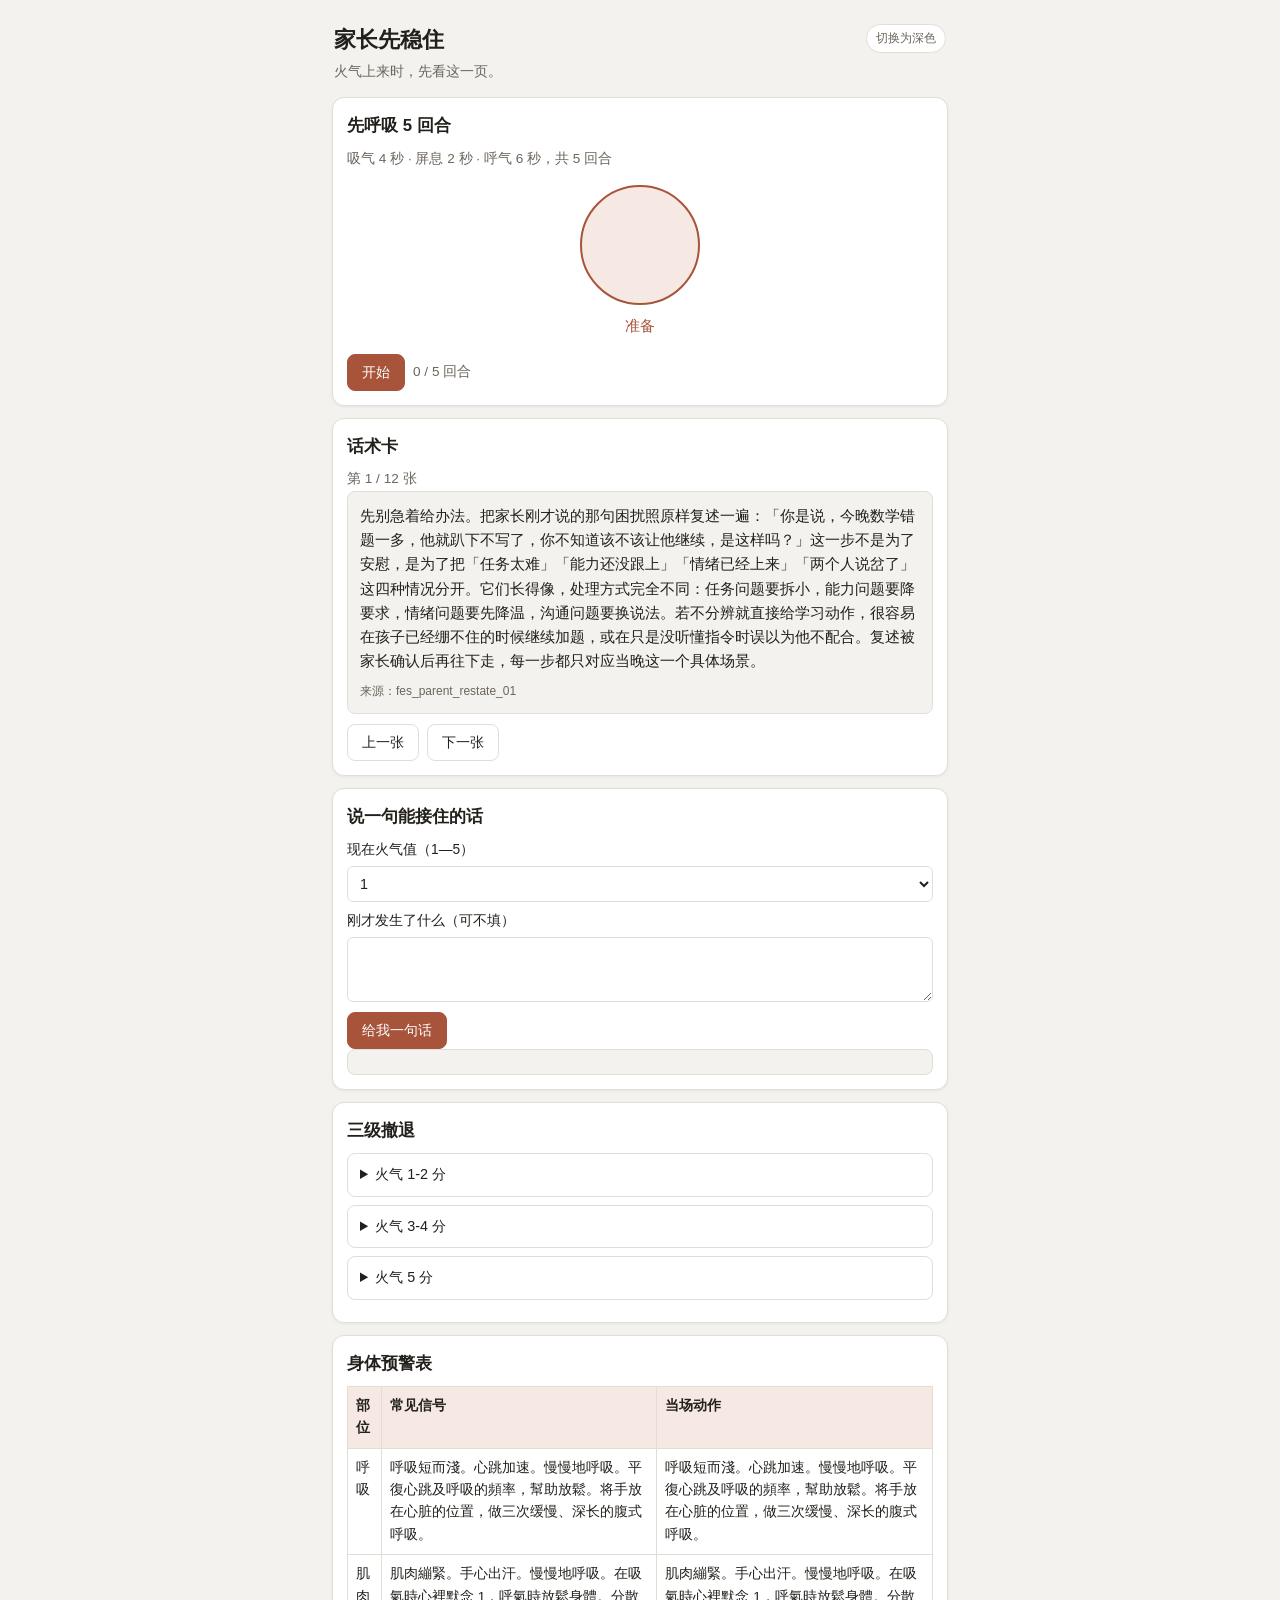
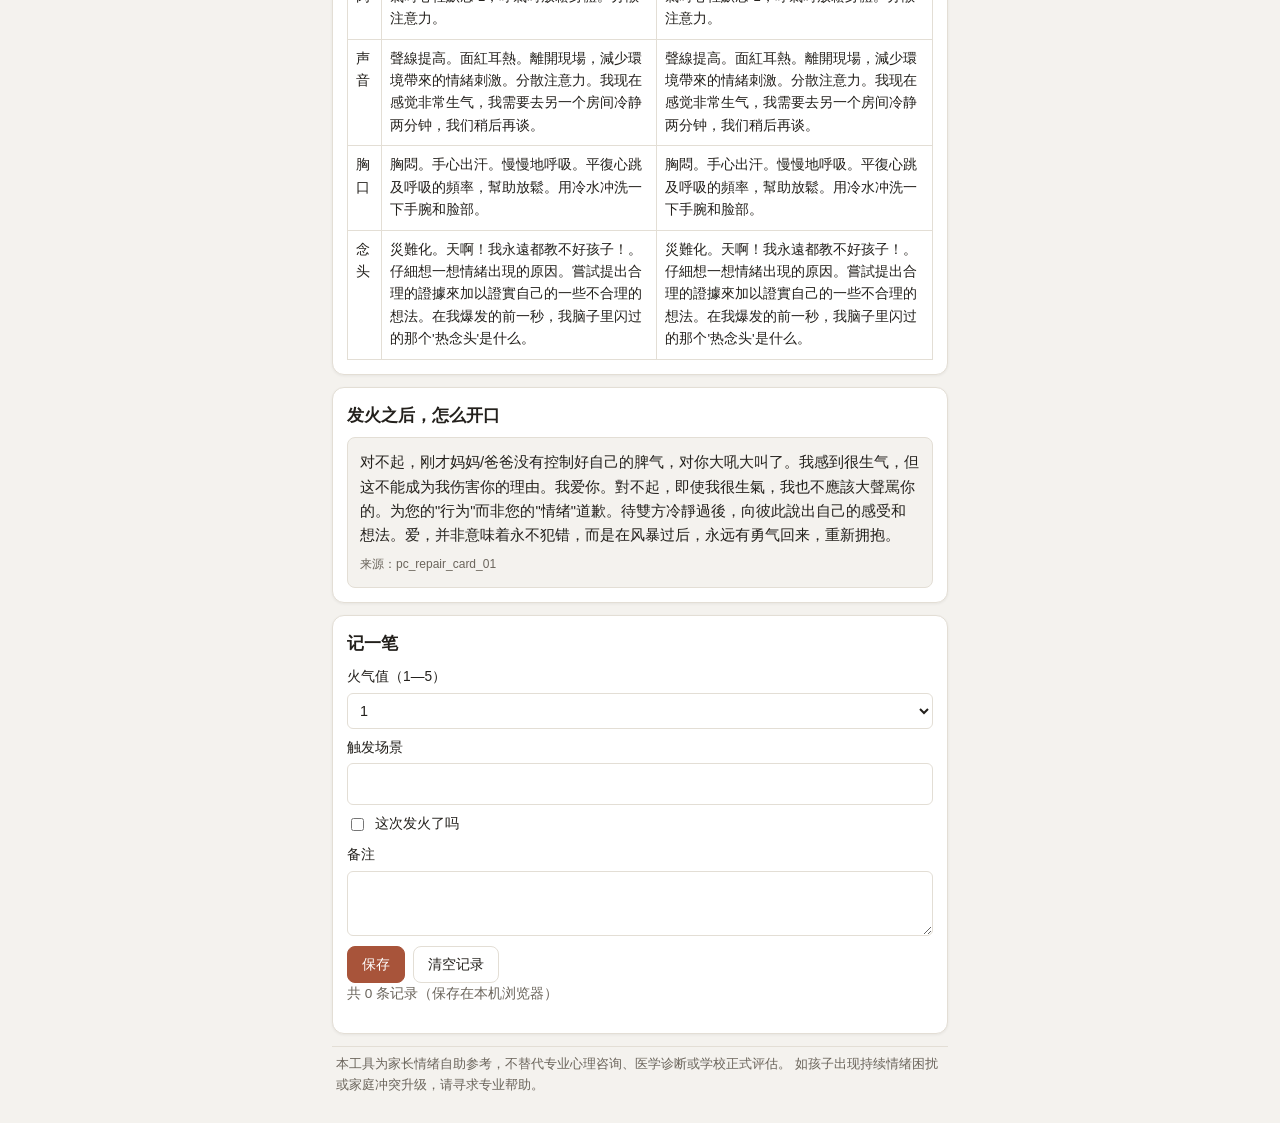
<file: 09_家长端工具/parent_cool_clone/src/index.html>
<!DOCTYPE html>
<html lang="zh-CN" data-theme="light">
<head>
<meta charset="utf-8">
<meta name="viewport" content="width=device-width, initial-scale=1">
<title>家长先稳住 · 家长端急救卡</title>
<link rel="stylesheet" href="style.css">
</head>
<body>
<main class="wrap">

  <header class="head">
    <h1>家长先稳住</h1>
    <p class="sub">火气上来时，先看这一页。</p>
    <button id="theme-toggle" type="button" class="theme-btn" aria-label="切换显示模式">显示模式</button>
  </header>

  <!-- 1 呼吸区 -->
  <section id="sec-breathing" class="card">
    <h2>先呼吸 5 回合</h2>
    <p class="meta" id="breathing-spec"></p>
    <div class="breath-stage">
      <div id="breath-circle" class="breath-circle" aria-hidden="true"></div>
      <div id="breath-label" class="breath-label">准备</div>
    </div>
    <div class="row">
      <button id="breath-start" type="button" class="btn primary">开始</button>
      <span id="breath-progress" class="meta">0 / 5 回合</span>
    </div>
  </section>

  <!-- 2 话术卡 -->
  <section id="sec-scripts" class="card">
    <h2>话术卡</h2>
    <p class="meta" id="script-counter"></p>
    <div id="script-card" class="script-card" aria-live="polite"></div>
    <div class="row">
      <button id="script-prev" type="button" class="btn">上一张</button>
      <button id="script-next" type="button" class="btn">下一张</button>
    </div>
  </section>

  <!-- 3 AI 区 -->
  <section id="sec-ai" class="card">
    <h2>说一句能接住的话</h2>
    <label class="field">
      <span>现在火气值（1—5）</span>
      <select id="ai-anger"></select>
    </label>
    <label class="field">
      <span>刚才发生了什么（可不填）</span>
      <textarea id="ai-situation" rows="2" placeholder=""></textarea>
    </label>
    <div class="row">
      <button id="ai-submit" type="button" class="btn primary">给我一句话</button>
    </div>
    <div id="ai-status" class="meta" aria-live="polite"></div>
    <div id="ai-output" class="ai-output" aria-live="polite"></div>
  </section>

  <!-- 4 撤退方案 -->
  <section id="sec-retreat" class="card">
    <h2>三级撤退</h2>
    <div id="retreat-list"></div>
  </section>

  <!-- 5 预警表 -->
  <section id="sec-warning" class="card">
    <h2>身体预警表</h2>
    <div class="table-scroll">
      <table id="warning-table" class="grid"></table>
    </div>
  </section>

  <!-- 6 修复话术 -->
  <section id="sec-repair" class="card">
    <h2>发火之后，怎么开口</h2>
    <div id="repair-card" class="script-card"></div>
  </section>

  <!-- 7 日志 -->
  <section id="sec-log" class="card">
    <h2>记一笔</h2>
    <form id="log-form">
      <label class="field"><span>火气值（1—5）</span><select id="log-anger"></select></label>
      <label class="field"><span>触发场景</span><input id="log-trigger" type="text"></label>
      <label class="field check"><input id="log-lost" type="checkbox"><span>这次发火了吗</span></label>
      <label class="field"><span>备注</span><textarea id="log-note" rows="2"></textarea></label>
      <div class="row">
        <button type="submit" class="btn primary">保存</button>
        <button id="log-clear" type="button" class="btn">清空记录</button>
      </div>
    </form>
    <p id="log-count" class="meta"></p>
    <ol id="log-list" class="log-list"></ol>
  </section>

  <!-- 8 免责声明 -->
  <footer id="sec-disclaimer" class="disclaimer">
    <div id="disclaimer-text"></div>
  </footer>

</main>

<!-- 数据同源包装：由 build_copy_mapping.py 从 data/*.json 机械生成，file:// 可直接加载 -->
<script src="../data/features.js"></script>
<script src="../data/copy_mapping.js"></script>
<script src="core.js"></script>
<script src="api.js"></script>
<script src="app.js"></script>
</body>
</html>
</file>
<file: 09_家长端工具/parent_cool_clone/src/style.css>
/* 批次 1 · 手机优先 + 自动/手动黑夜。
   按 prefers-color-scheme 给默认值；html[data-theme] 手动覆盖。 */
:root {
  --bg: #f4f2ee; --card: #ffffff; --text: #23201c; --meta: #6b655c;
  --line: #e3ded5; --accent: #a8543a; --accent-soft: #f6e9e3;
  --pending: #8a8177; --pending-bg: #f0ece6; --shadow: 0 1px 3px rgba(0,0,0,.06);
}
@media (prefers-color-scheme: dark) {
  :root { --bg:#17181a; --card:#222427; --text:#ece9e4; --meta:#a29d95;
          --line:#34373b; --accent:#e0937a; --accent-soft:#3a2b27;
          --pending:#9b958c; --pending-bg:#2b2d30; --shadow:0 1px 3px rgba(0,0,0,.4); }
}
html[data-theme="dark"] {
  --bg:#17181a; --card:#222427; --text:#ece9e4; --meta:#a29d95;
  --line:#34373b; --accent:#e0937a; --accent-soft:#3a2b27;
  --pending:#9b958c; --pending-bg:#2b2d30; --shadow:0 1px 3px rgba(0,0,0,.4);
}
html[data-theme="light"] {
  --bg:#f4f2ee; --card:#ffffff; --text:#23201c; --meta:#6b655c;
  --line:#e3ded5; --accent:#a8543a; --accent-soft:#f6e9e3;
  --pending:#8a8177; --pending-bg:#f0ece6; --shadow:0 1px 3px rgba(0,0,0,.06);
}
* { box-sizing: border-box; }
html, body { margin: 0; padding: 0; overflow-x: hidden; }
body { background: var(--bg); color: var(--text);
       font-family: -apple-system, BlinkMacSystemFont, "Segoe UI", "Microsoft YaHei", sans-serif;
       line-height: 1.65; -webkit-text-size-adjust: 100%; }
.wrap { width: 100%; max-width: 640px; margin: 0 auto; padding: 12px 12px 28px; }
.head { position: relative; padding: 10px 2px 14px; }
.head h1 { font-size: 1.4rem; margin: 0 0 2px; }
.sub, .meta { color: var(--meta); font-size: .85rem; margin: 0; }
.theme-btn { position: absolute; right: 2px; top: 12px; font-size: .78rem;
             padding: 5px 9px; border: 1px solid var(--line); border-radius: 16px;
             background: var(--card); color: var(--meta); cursor: pointer; }
.card { background: var(--card); border: 1px solid var(--line); border-radius: 12px;
        box-shadow: var(--shadow); padding: 14px; margin: 0 0 12px; }
.card h2 { font-size: 1.05rem; margin: 0 0 8px; }
.row { display: flex; align-items: center; gap: 8px; flex-wrap: wrap; margin-top: 10px; }
.btn { font-size: .88rem; padding: 8px 14px; border-radius: 8px; cursor: pointer;
       border: 1px solid var(--line); background: var(--card); color: var(--text); }
.btn.primary { background: var(--accent); border-color: var(--accent); color: #fff; }
.btn:disabled { opacity: .5; cursor: default; }
.btn:focus-visible, button:focus-visible, select:focus-visible,
input:focus-visible, textarea:focus-visible { outline: 2px solid var(--accent); outline-offset: 2px; }

/* 呼吸区 */
.breath-stage { display: flex; flex-direction: column; align-items: center; gap: 8px;
                padding: 14px 0 6px; }
.breath-circle { width: 120px; height: 120px; border-radius: 50%;
                 background: var(--accent-soft); border: 2px solid var(--accent);
                 transform: scale(1); will-change: transform; }
.breath-label { font-size: .95rem; color: var(--accent); min-height: 1.5em; }

/* 文案卡 */
.script-card, .ai-output { border: 1px solid var(--line); border-radius: 8px;
                           padding: 12px; background: var(--bg); white-space: pre-wrap;
                           font-size: .92rem; word-break: break-word; }
.script-card.pending, .ai-output .pending { color: var(--pending); font-style: normal; }
.pending-slot { background: var(--pending-bg); border: 1px dashed var(--line);
                border-radius: 8px; padding: 12px; color: var(--pending); font-size: .9rem; }
.script-source { display: block; margin-top: 8px; font-size: .75rem; color: var(--meta); }
.retreat-item { border: 1px solid var(--line); border-radius: 8px; margin-bottom: 8px; }
.retreat-item > summary { cursor: pointer; padding: 9px 12px; font-size: .9rem; }
.retreat-body { padding: 0 12px 12px; }
.ai-line { font-size: 1rem; margin-bottom: 8px; }
.ai-steps { margin: 0; padding-left: 1.25rem; font-size: .9rem; }
.ai-note { font-size: .82rem; color: var(--meta); margin-top: 8px; }
.ai-note.blocked-note { color: var(--accent); font-weight: 600; }
.ai-disclaimer { font-size: .78rem; color: var(--meta); margin-top: 8px; }
/* blocked 时撤退方案区高亮（批次 4：degraded 与 blocked 分开渲染） */
#sec-retreat.retreat-highlight { border-color: var(--accent);
  box-shadow: 0 0 0 2px var(--accent-soft); }

/* 预警表 */
.table-scroll { width: 100%; overflow-x: auto; }
.grid { width: 100%; border-collapse: collapse; font-size: .85rem; }
.grid th, .grid td { border: 1px solid var(--line); padding: 8px; text-align: left;
                     vertical-align: top; word-break: break-word; }
.grid th { background: var(--accent-soft); font-weight: 600; }

/* 日志 */
.field { display: flex; flex-direction: column; gap: 4px; margin: 8px 0; font-size: .86rem; }
.field.check { flex-direction: row; align-items: center; gap: 8px; }
.field input[type="text"], .field select, .field textarea {
  width: 100%; padding: 8px; border: 1px solid var(--line); border-radius: 6px;
  background: var(--card); color: var(--text); font: inherit; font-size: .9rem; }
.log-list { padding-left: 1.2rem; font-size: .84rem; color: var(--meta); }
.log-list li { margin-bottom: 6px; word-break: break-word; }
.disclaimer { font-size: .8rem; color: var(--meta); padding: 6px 4px 0;
              border-top: 1px solid var(--line); }

/* 375px 及以下：收紧留白，不产生横向溢出 */
@media (max-width: 375px) {
  .wrap { padding: 8px 8px 22px; }
  .card { padding: 11px; }
  .breath-circle { width: 100px; height: 100px; }
  .btn { padding: 7px 10px; font-size: .84rem; }
  .grid th, .grid td { padding: 6px 4px; font-size: .8rem; }
}
</file>
